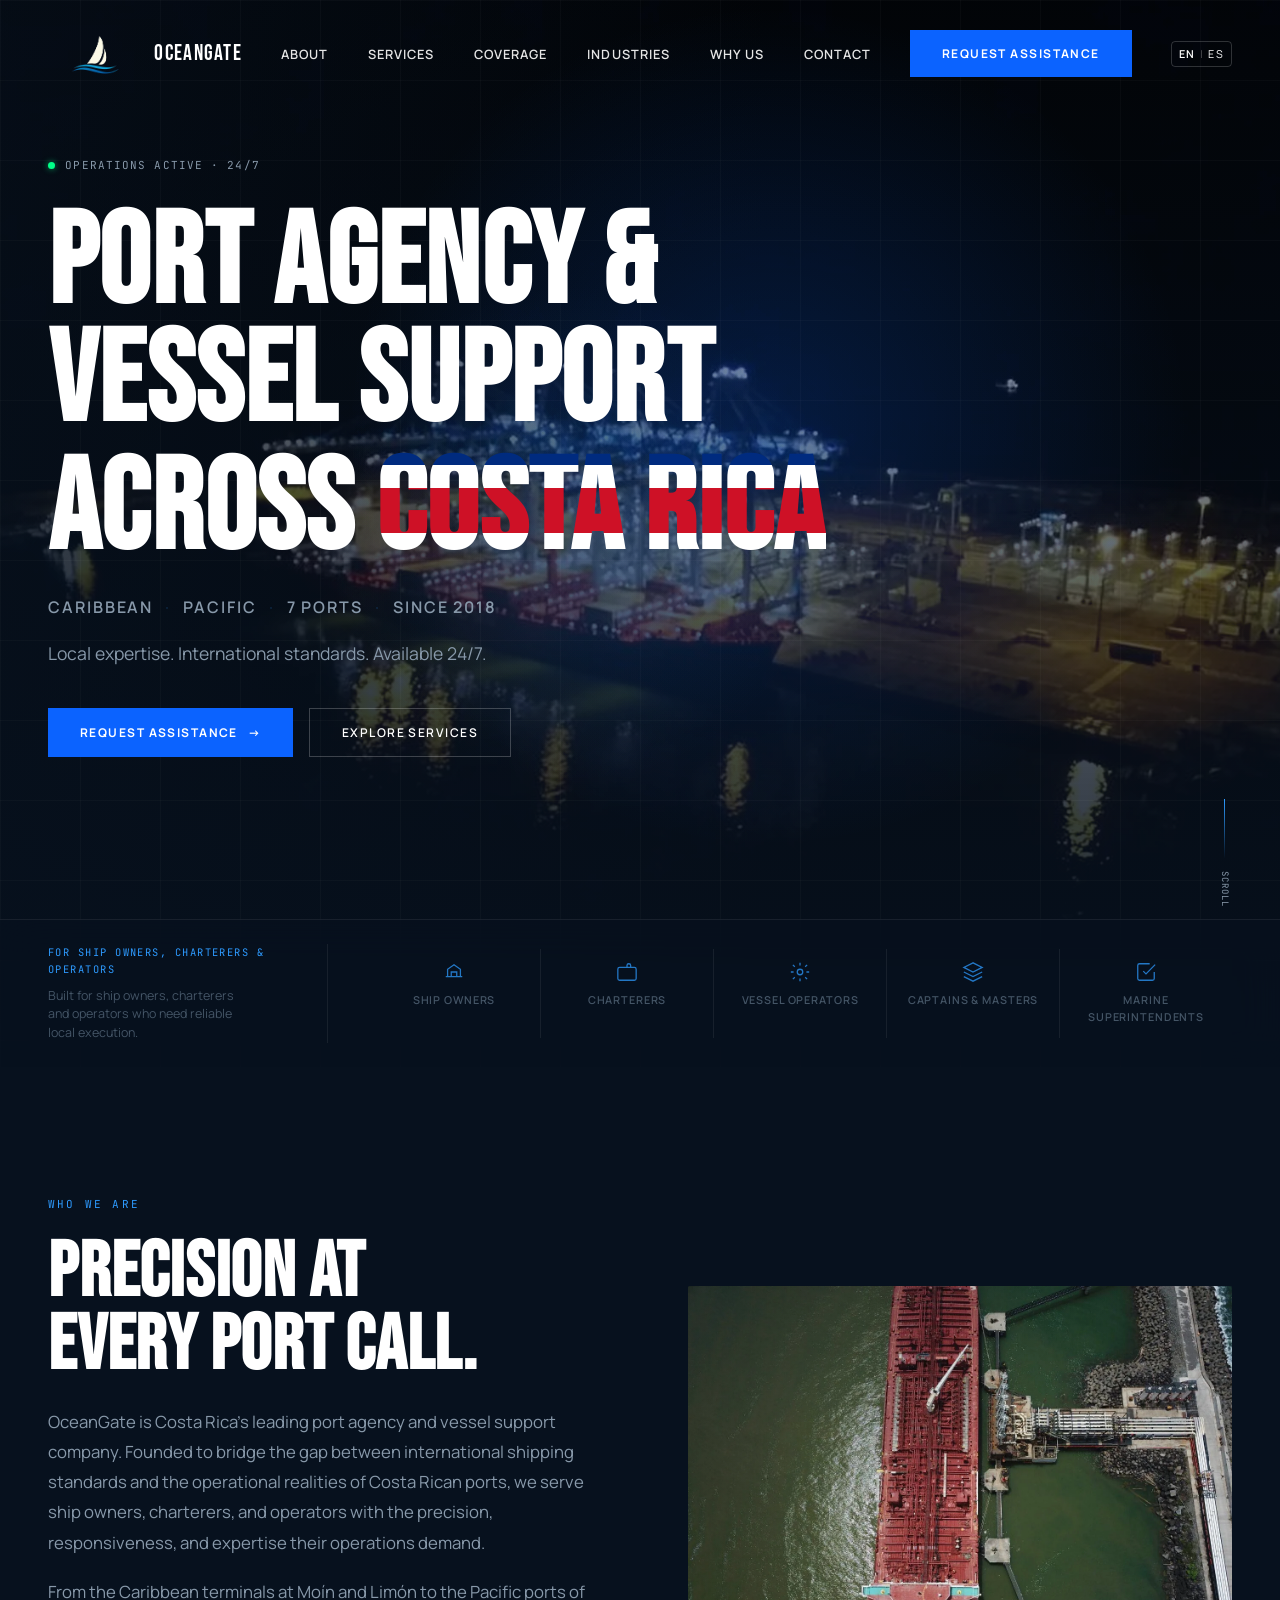
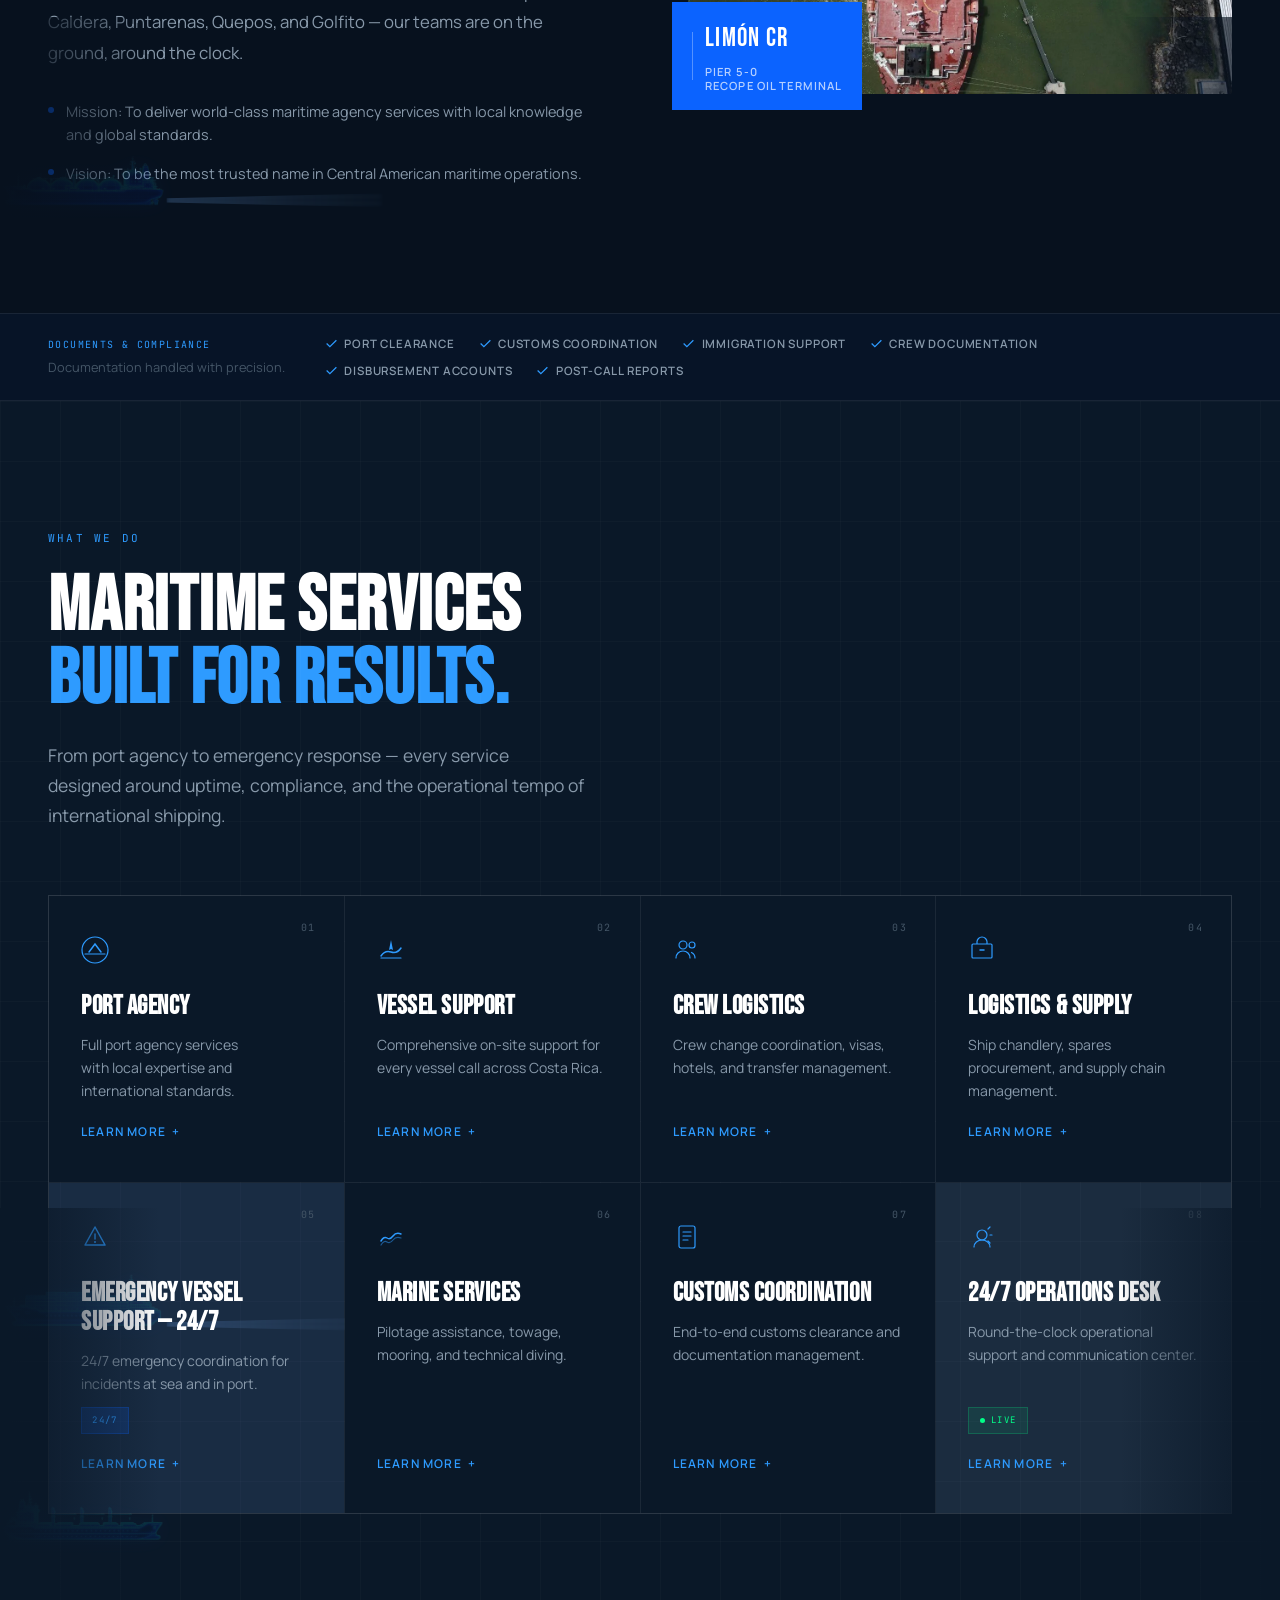
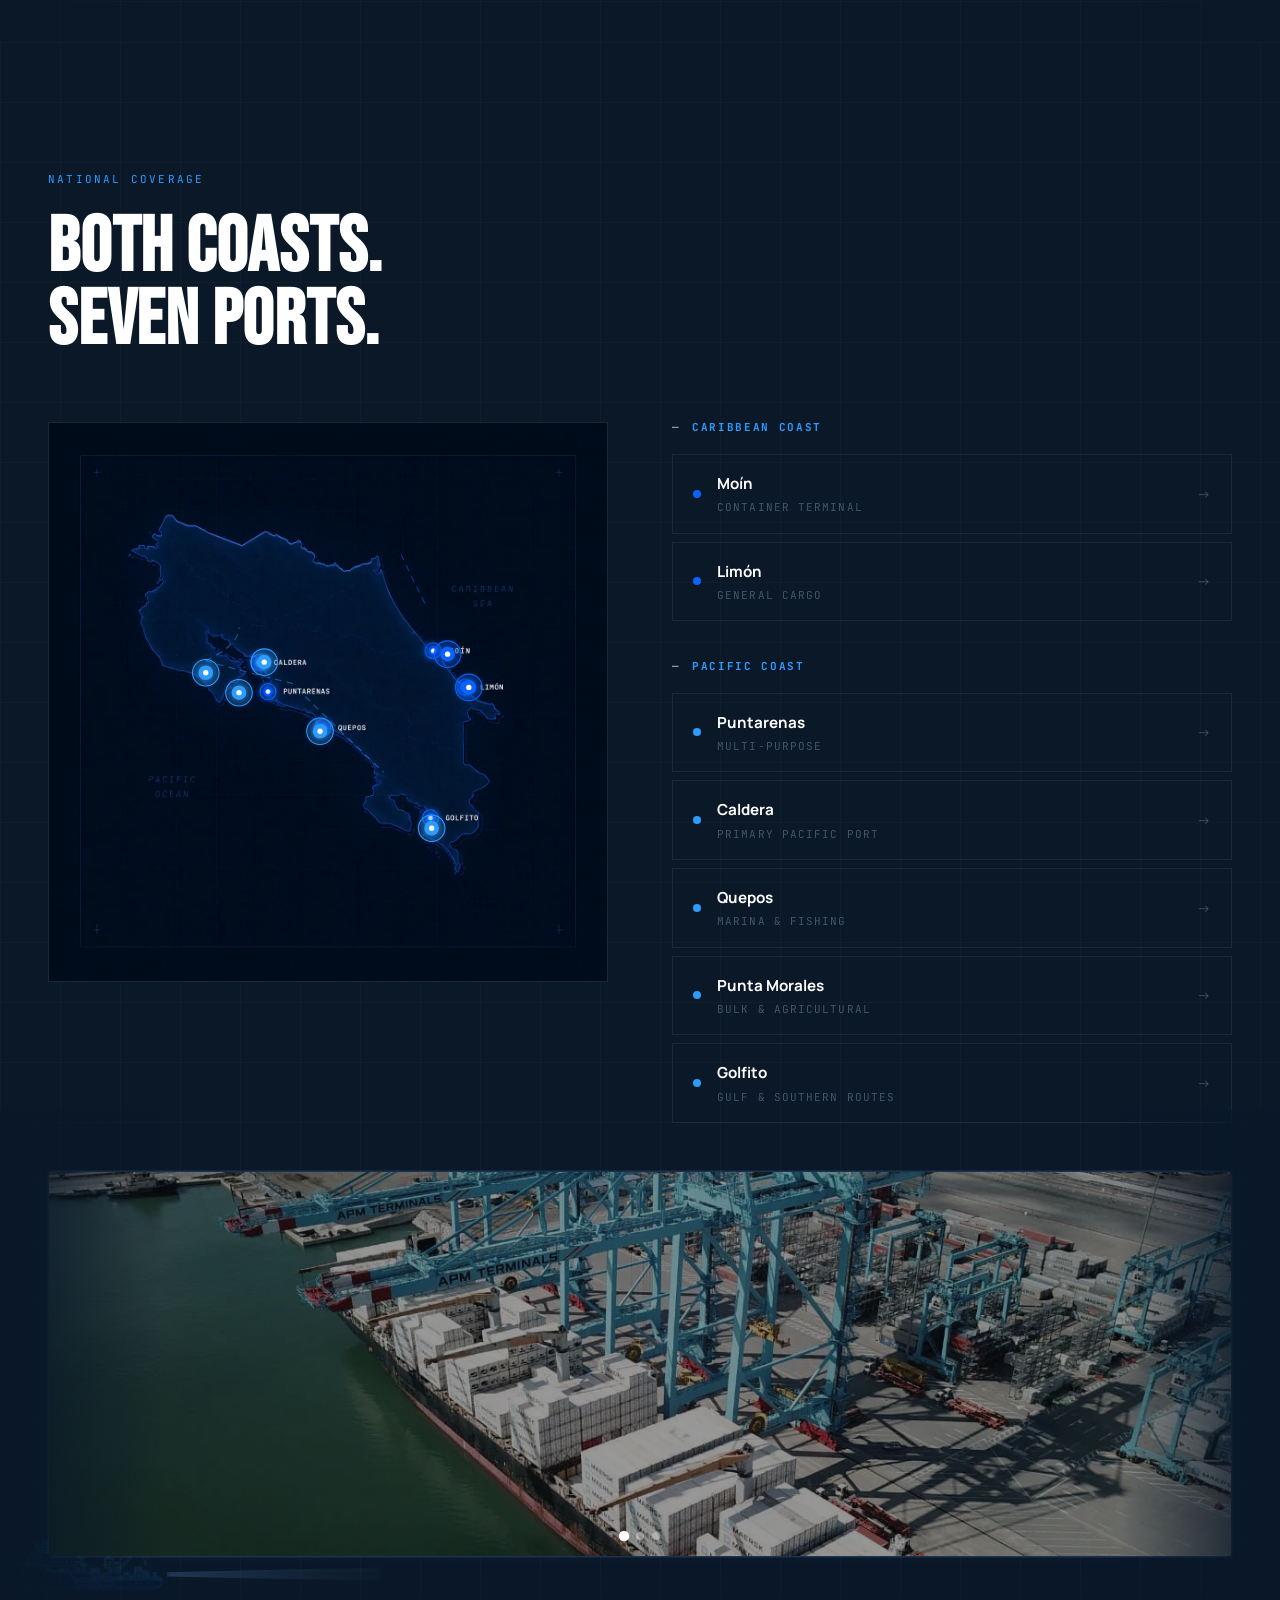
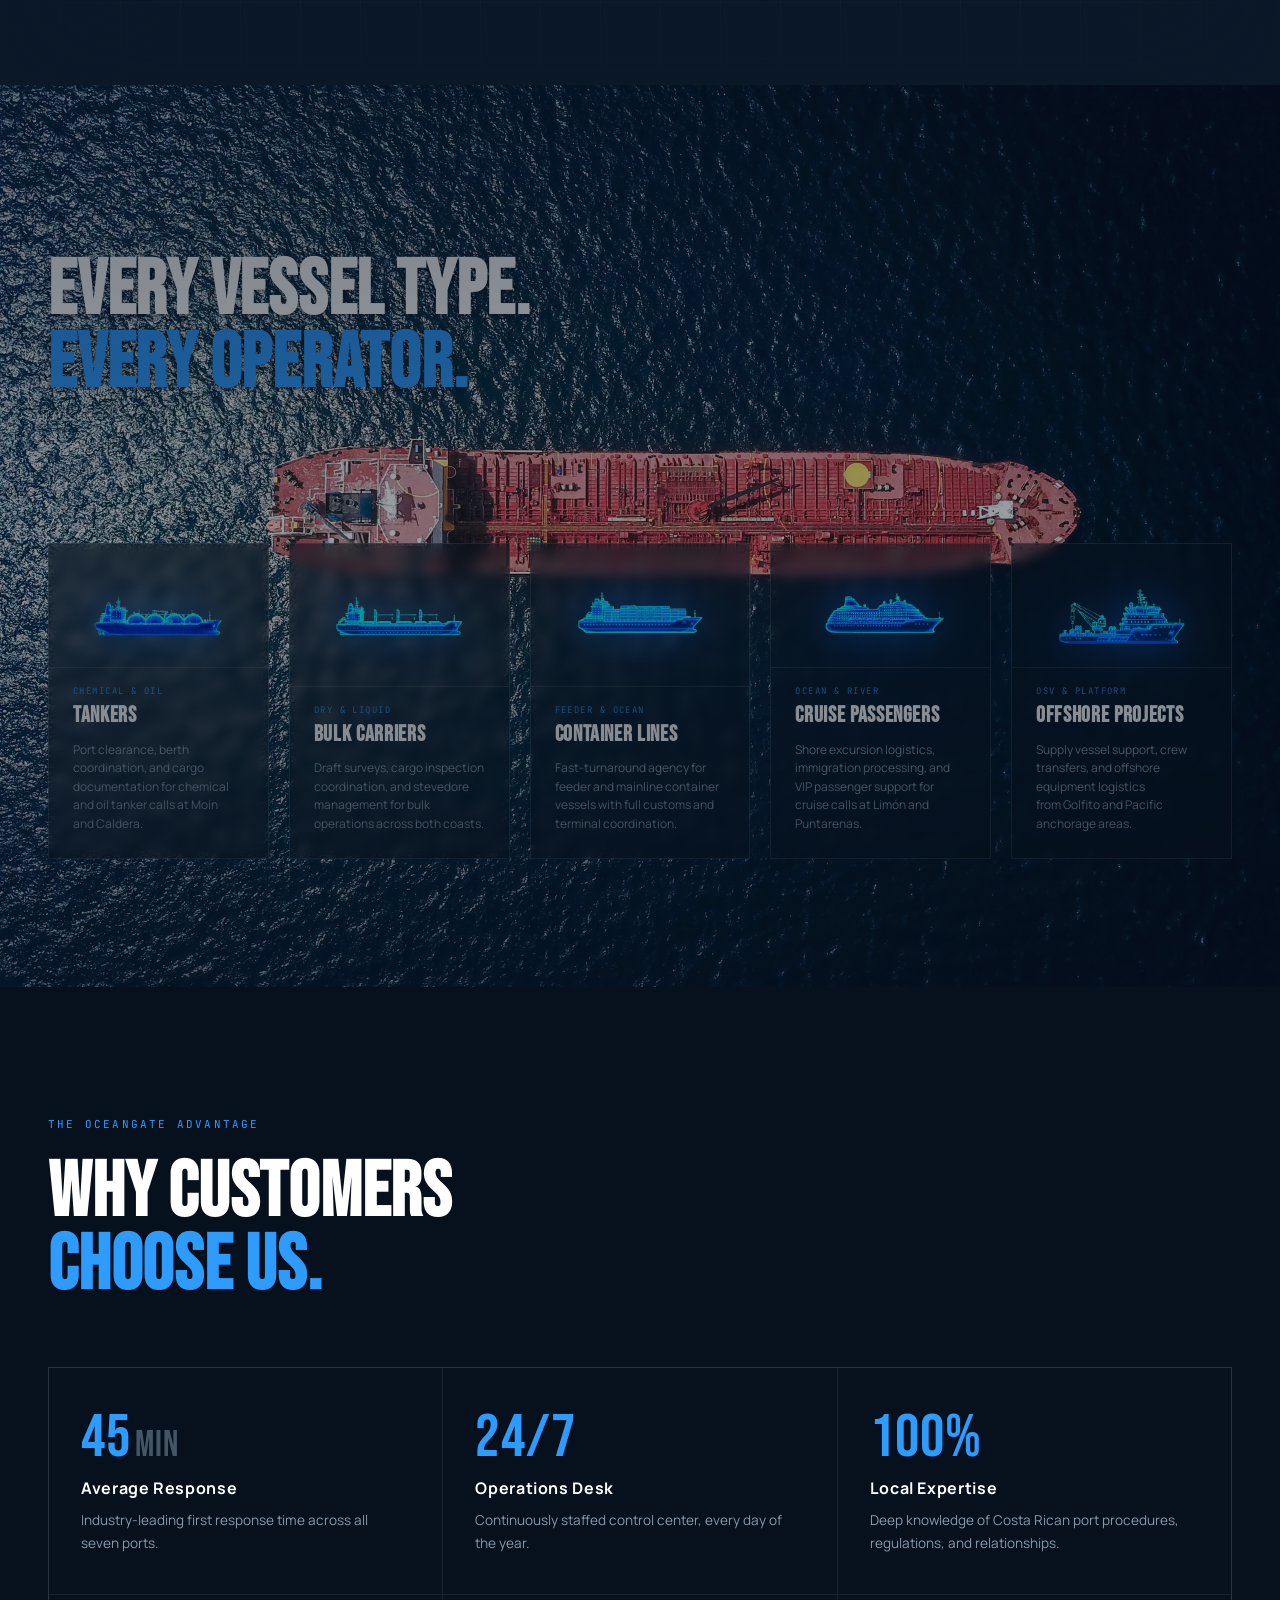
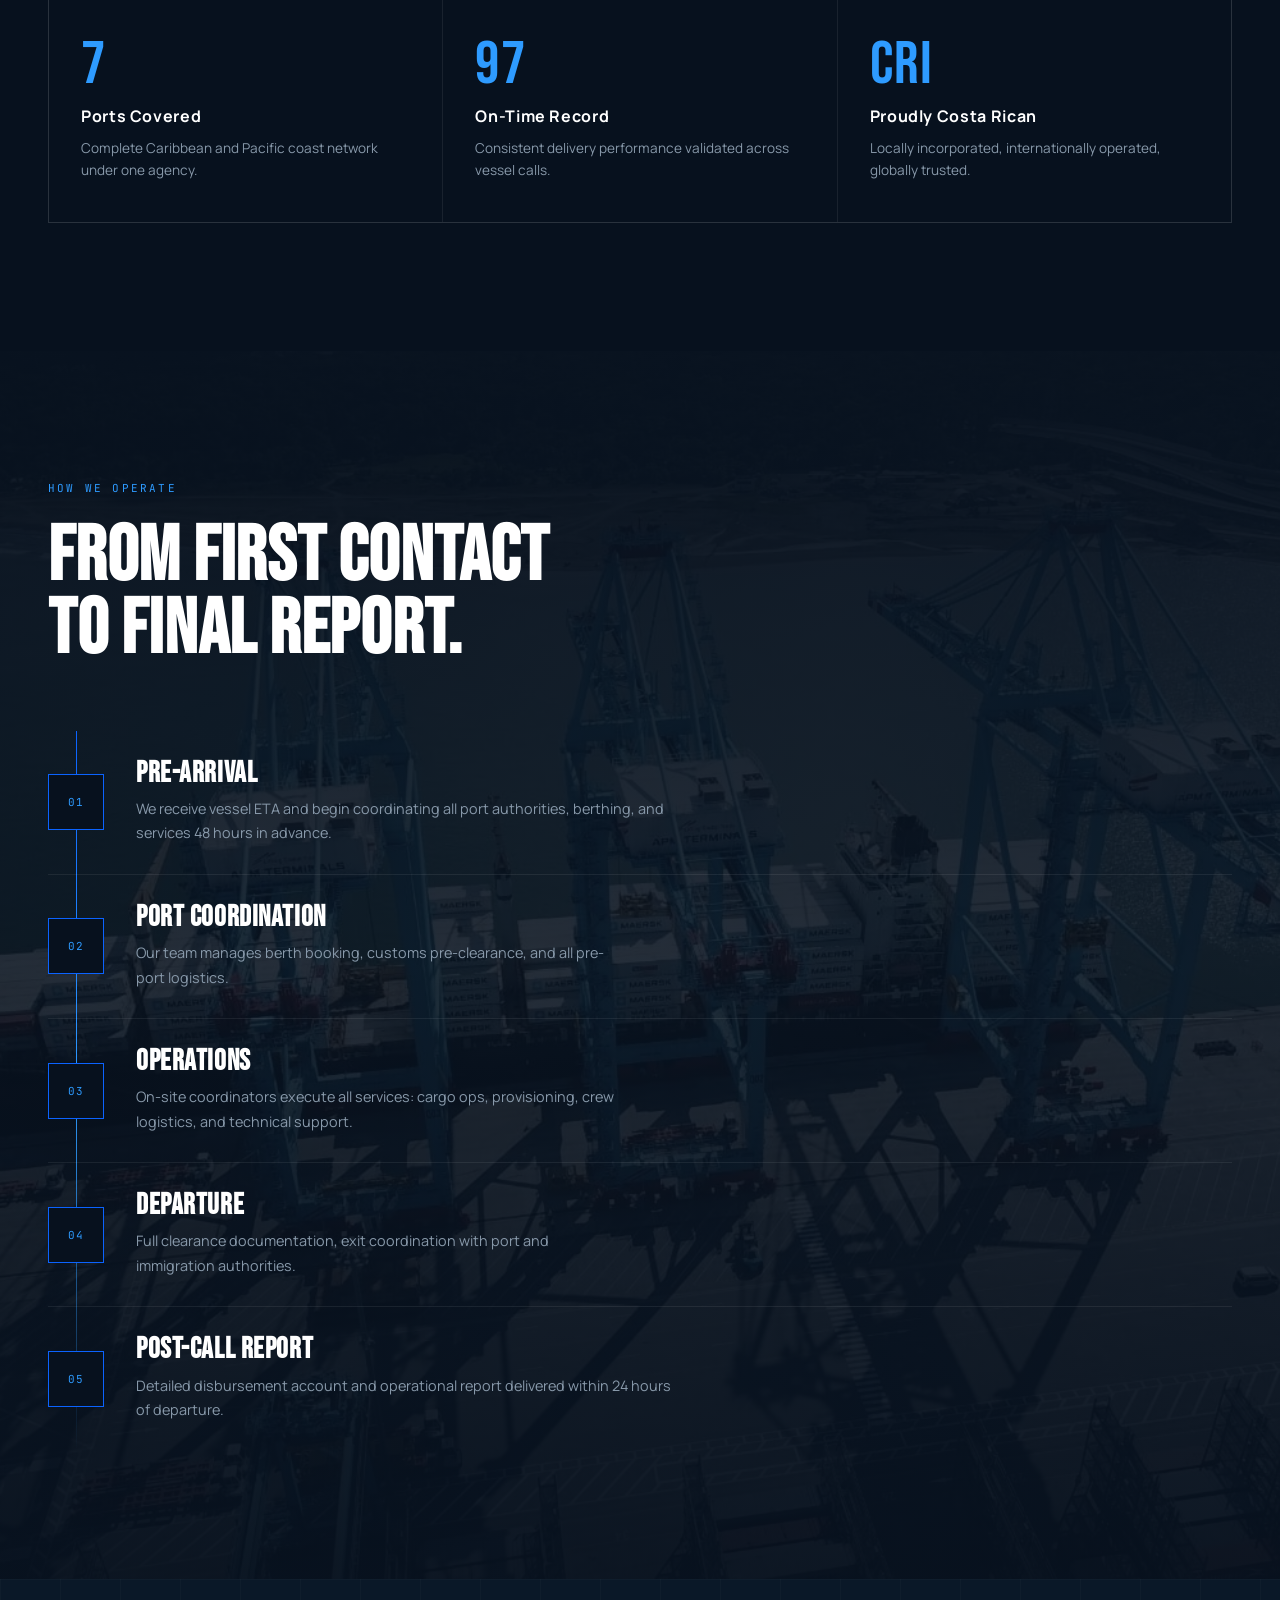
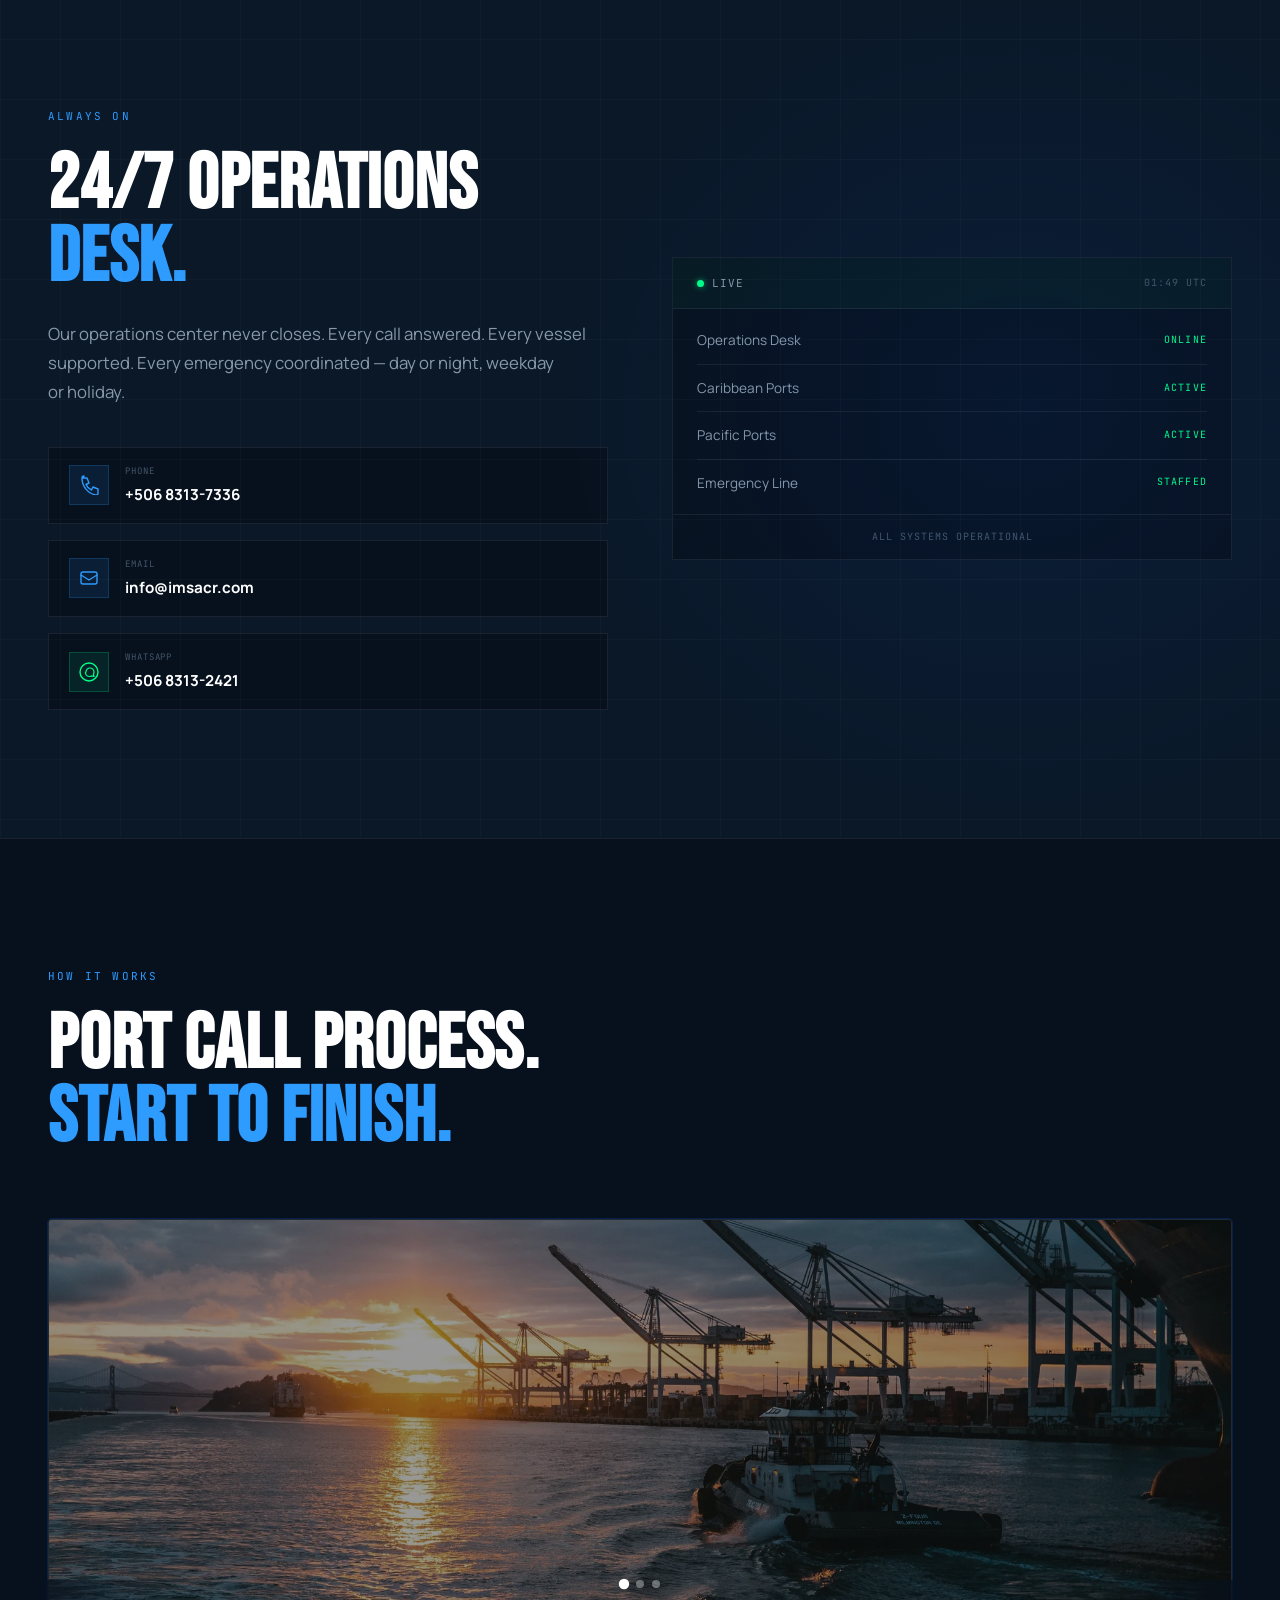
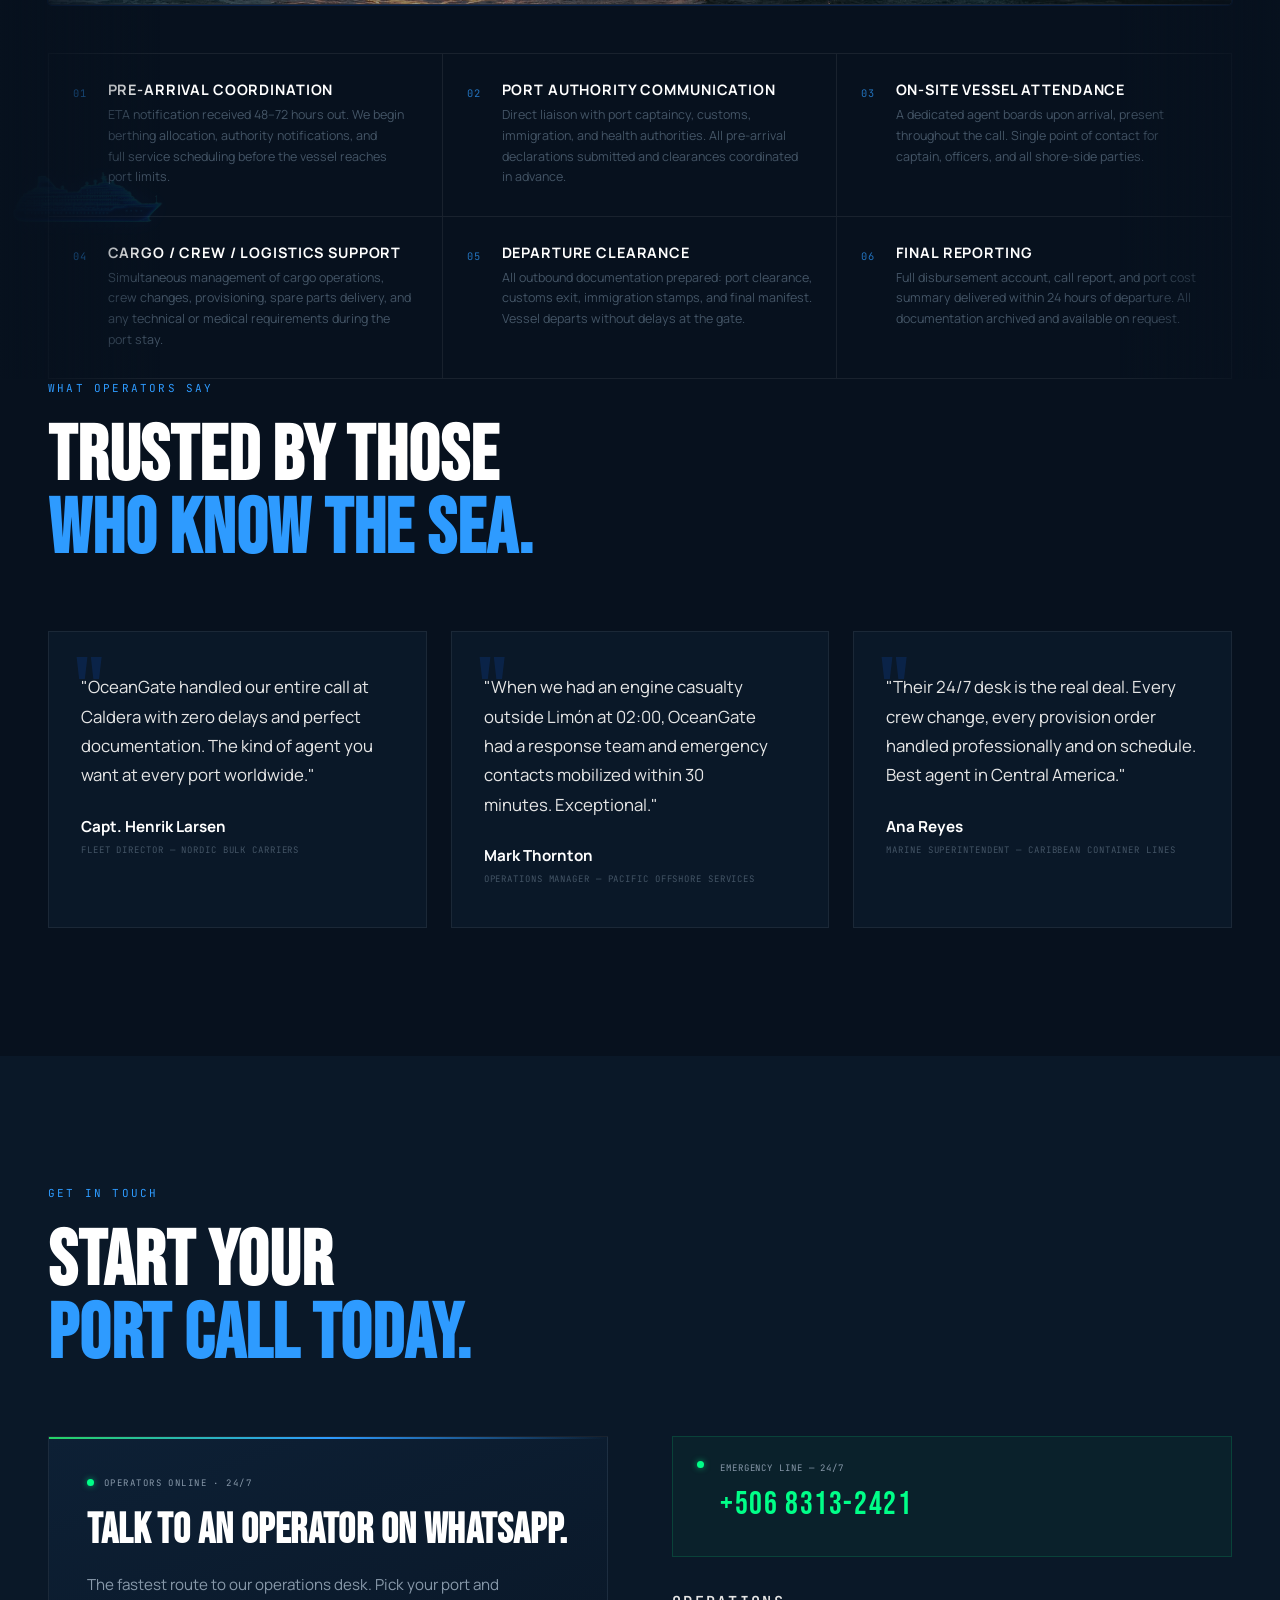
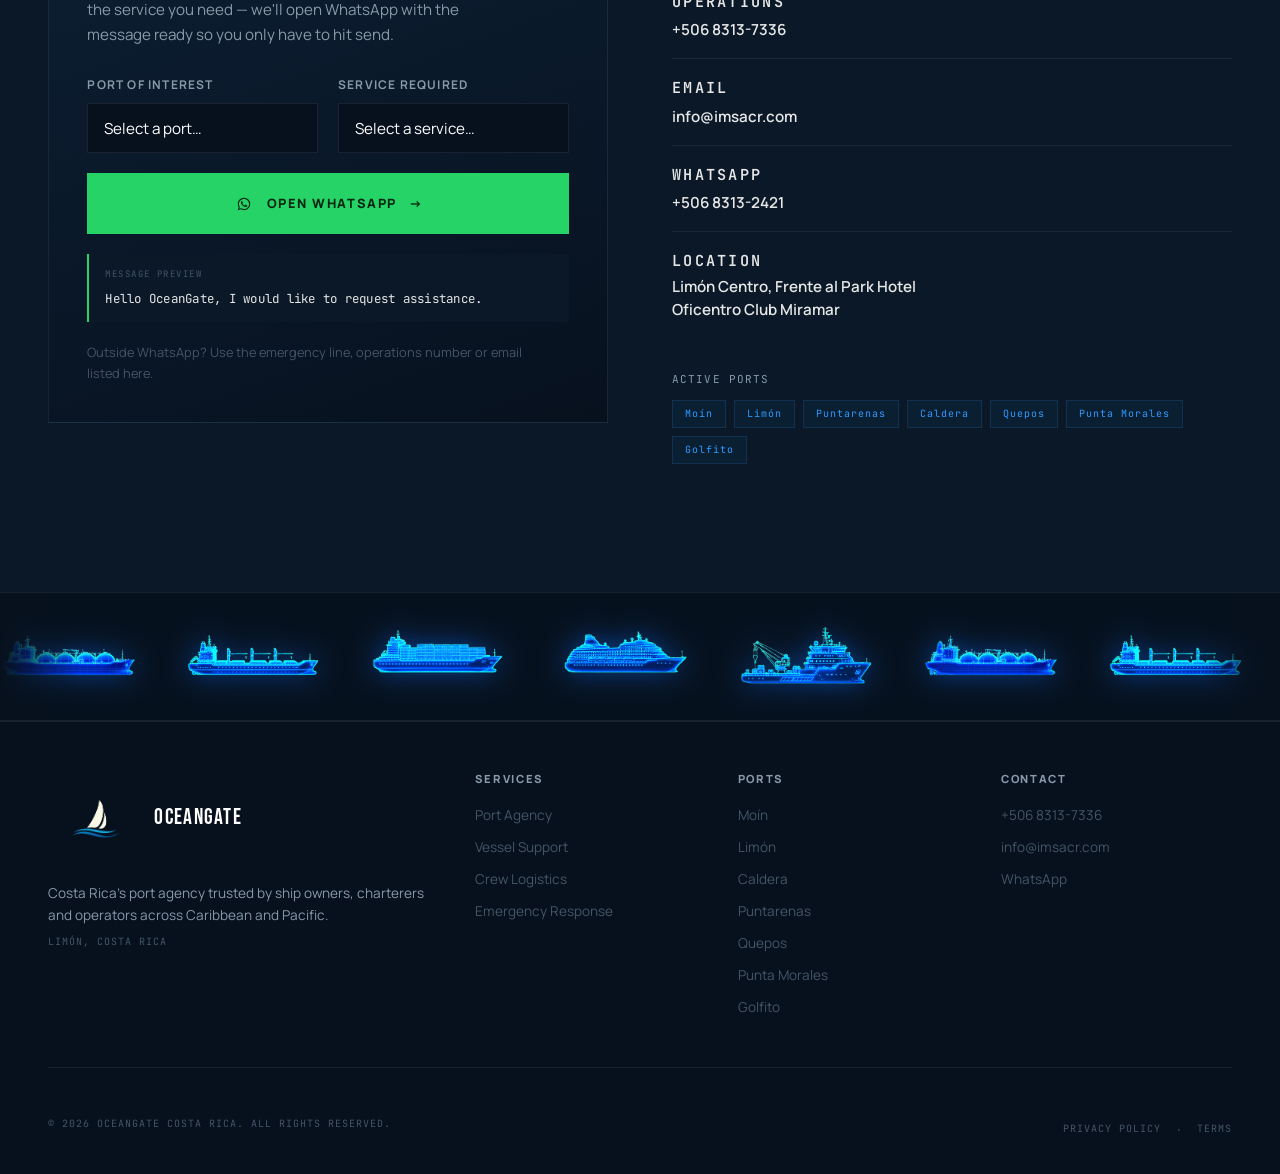
<file: index.html>
<!DOCTYPE html>
<html lang="en">
<head>
  <meta charset="UTF-8" />
  <meta name="viewport" content="width=device-width, initial-scale=1.0" />
  <title>OceanGate — Port Agency &amp; Vessel Support · Costa Rica</title>
  <meta name="description" content="Costa Rica's premier port agency and vessel support company. 24/7 operations across Caribbean and Pacific coasts. Moín, Limón, Caldera, Puntarenas, Quepos, Golfito." />
  <meta name="keywords" content="port agency costa rica, vessel support, ship agent, maritime services, moin, caldera, puntarenas, agencia portuaria" />
  <meta property="og:title" content="OceanGate — Port Agency &amp; Vessel Support" />
  <meta property="og:description" content="Trusted maritime agency across Costa Rica. 24/7 operations. International standards." />
  <meta property="og:type" content="website" />
  <meta property="og:url" content="https://oceangatecr.com/" />
  <!-- og:image y twitter:image deben ser URLs absolutas: los scrapers de
       redes sociales no resuelven rutas relativas. -->
  <meta property="og:image" content="https://oceangatecr.com/assets/img/hero.jpg" />
  <meta property="og:image:width" content="3840" />
  <meta property="og:image:height" content="2160" />
  <meta property="og:image:alt" content="Container port at night with cranes and vessels" />
  <meta property="og:site_name" content="OceanGate" />
  <meta property="og:locale" content="en_US" />
  <meta property="og:locale:alternate" content="es_CR" />
  <meta name="twitter:card" content="summary_large_image" />
  <meta name="twitter:title" content="OceanGate — Port Agency &amp; Vessel Support" />
  <meta name="twitter:description" content="Trusted maritime agency across Costa Rica. 24/7 operations. International standards." />
  <meta name="twitter:image" content="https://oceangatecr.com/assets/img/hero.jpg" />
  <meta name="theme-color" content="#07111E" />

  <!-- Canonical: sin www. El .htaccess redirige www -> raiz para que no
       queden dos URLs compitiendo por el mismo contenido. -->
  <link rel="canonical" href="https://oceangatecr.com/" />
  <link rel="apple-touch-icon" href="assets/img/oceangatelogo1.png" />

  <!-- Favicon -->
  <link rel="icon" type="image/svg+xml" href="assets/img/favicon.svg" />

  <!-- Preload hero -->
  <link rel="preload" as="image" href="assets/img/hero.webp" fetchpriority="high" />

  <!-- Google Fonts -->
  <link rel="preconnect" href="https://fonts.googleapis.com" />
  <link rel="preconnect" href="https://fonts.gstatic.com" crossorigin />
  <link rel="stylesheet" href="https://fonts.googleapis.com/css2?family=Bebas+Neue&family=Manrope:wght@300;400;500;600;700;800&family=JetBrains+Mono:wght@400;500&display=swap" />

  <!-- Styles -->
  <link rel="stylesheet" href="styles.css?v=20260625" />
</head>
<body>

  <!-- Skip link -->
  <a href="#main" class="skip-link">Skip to content</a>

  <!-- ═══════════════════════════════════════════
       NAV
  ══════════════════════════════════════════════ -->
  <nav class="nav" id="nav" role="navigation" aria-label="Main navigation">
    <a href="#hero" class="nav-logo" aria-label="OceanGate home">
      <img src="assets/img/oceangatelogo1.webp" alt="OceanGate" width="32" height="32" style="width:96px;height:96px;object-fit:contain;" />
      <span class="nav-logo-text">OceanGate</span>
    </a>
    <ul class="nav-links" role="list">
      <li><a href="#about" data-i18n="nav.about">About</a></li>
      <li><a href="#services" data-i18n="nav.services">Services</a></li>
      <li><a href="#coverage" data-i18n="nav.coverage">Coverage</a></li>
      <li><a href="#industries" data-i18n="nav.industries">Industries</a></li>
      <li><a href="#why" data-i18n="nav.why">Why Us</a></li>
      <li><a href="#contact" data-i18n="nav.contact">Contact</a></li>
    </ul>
    <a href="#contact" class="nav-cta btn-primary" data-i18n="nav.cta">Request Assistance</a>
    <button class="lang-toggle" id="lang-toggle" aria-label="Switch language">
      <span class="lang-toggle-current">EN</span>
      <span class="lang-toggle-sep" aria-hidden="true">|</span>
      <span class="lang-toggle-other">ES</span>
    </button>
    <button class="nav-hamburger" aria-label="Open menu" aria-expanded="false" aria-controls="mobile-menu">
      <span></span><span></span><span></span>
    </button>
  </nav>

  <!-- Mobile menu -->
  <div class="mobile-menu" id="mobile-menu" aria-hidden="true" role="dialog" aria-label="Mobile navigation">
    <ul role="list">
      <li><a href="#about" data-i18n="nav.about">About</a></li>
      <li><a href="#services" data-i18n="nav.services">Services</a></li>
      <li><a href="#coverage" data-i18n="nav.coverage">Coverage</a></li>
      <li><a href="#industries" data-i18n="nav.industries">Industries</a></li>
      <li><a href="#why" data-i18n="mob.why">Why OceanGate</a></li>
      <li><a href="#contact" data-i18n="nav.contact">Contact</a></li>
    </ul>
    <a href="#contact" class="btn-primary" data-i18n="mob.cta">Request Assistance →</a>
    <div class="mobile-menu-contact">
      <span data-i18n="mob.emergency">Emergency Line</span>
      <a href="tel:+50683132421">+506 8313-2421</a>
    </div>
  </div>

  <!-- ═══════════════════════════════════════════
       MAIN
  ══════════════════════════════════════════════ -->
  <main id="main">

    <!-- HERO -->
    <section class="hero" id="hero" aria-label="Hero">
      <div class="hero-bg">
        <img src="assets/img/hero.webp" alt="Container port at night with cranes and vessels" fetchpriority="high" loading="eager" />
        <div class="hero-bg-tint"></div>
      </div>
      <div class="hero-gradient" data-mouse-gradient aria-hidden="true"></div>
      <div class="hero-grid" aria-hidden="true"></div>
      <div class="hero-scan" aria-hidden="true"></div>

      <div class="hero-inner container">
        <div class="hero-meta">
          <span class="live-dot" aria-hidden="true"></span>
          <span class="mono" data-i18n="hero.live">Operations Active · 24/7</span>
        </div>

        <h1 class="hero-title">
          <span class="hero-line" data-reveal="line" data-i18n="hero.line1">Port Agency &amp; Vessel Support</span>
          <span class="hero-line" data-reveal="line" data-i18n-html="hero.line2">Across <span class="cr-flag-text">Costa Rica</span></span>
        </h1>

        <p class="hero-sub" data-reveal="fade">
          <span data-i18n="hero.sub.carib">Caribbean</span>
          <span class="hero-sub-sep" aria-hidden="true">·</span>
          <span data-i18n="hero.sub.pac">Pacific</span>
          <span class="hero-sub-sep" aria-hidden="true">·</span>
          <span data-i18n="hero.sub.ports">7 Ports</span>
          <span class="hero-sub-sep" aria-hidden="true">·</span>
          <span data-i18n="hero.sub.since">Since 2018</span>
        </p>

        <p class="hero-desc" data-reveal="fade" data-i18n="hero.desc">
          Local expertise. International standards. Available 24/7.
        </p>

        <div class="hero-actions" data-reveal="fade">
          <a href="#contact" class="btn-primary" data-i18n="hero.cta1">Request Assistance <span aria-hidden="true">→</span></a>
          <a href="#services" class="btn-ghost" data-i18n="hero.cta2">Explore Services</a>
        </div>
      </div>

      <div class="hero-scroll-indicator" aria-hidden="true">
        <div class="hero-scroll-line"></div>
        <span class="mono" data-i18n="hero.scroll">Scroll</span>
      </div>

      <!-- Stats bar -->
      <div class="hero-audience" aria-label="Who we serve">
        <div class="hero-audience-header">
          <span class="hero-audience-eyebrow mono" data-i18n="hero.aud.eyebrow">For Ship Owners, Charterers &amp; Operators</span>
          <p class="hero-audience-sub" data-i18n="hero.aud.sub">Built for ship owners, charterers and operators who need reliable local execution.</p>
        </div>
        <div class="hero-audience-cards">
          <div class="hero-audience-card" data-reveal="fade">
            <svg viewBox="0 0 24 24" fill="none" stroke="currentColor" stroke-width="1.4" aria-hidden="true"><path d="M3 17h18M5 17V9l7-5 7 5v8"/><path d="M9 17v-5h6v5"/></svg>
            <span data-i18n="hero.aud.owners">Ship Owners</span>
          </div>
          <div class="hero-audience-card" data-reveal="fade">
            <svg viewBox="0 0 24 24" fill="none" stroke="currentColor" stroke-width="1.4" aria-hidden="true"><rect x="2" y="7" width="20" height="14" rx="2"/><path d="M16 7V5a2 2 0 0 0-4 0v2M8 11h.01M12 11h.01M16 11h.01"/></svg>
            <span data-i18n="hero.aud.charterers">Charterers</span>
          </div>
          <div class="hero-audience-card" data-reveal="fade">
            <svg viewBox="0 0 24 24" fill="none" stroke="currentColor" stroke-width="1.4" aria-hidden="true"><circle cx="12" cy="12" r="3"/><path d="M12 2v3M12 19v3M4.22 4.22l2.12 2.12M17.66 17.66l2.12 2.12M2 12h3M19 12h3M4.22 19.78l2.12-2.12M17.66 6.34l2.12-2.12"/></svg>
            <span data-i18n="hero.aud.operators">Vessel Operators</span>
          </div>
          <div class="hero-audience-card" data-reveal="fade">
            <svg viewBox="0 0 24 24" fill="none" stroke="currentColor" stroke-width="1.4" aria-hidden="true"><path d="M12 2L2 7l10 5 10-5-10-5z"/><path d="M2 17l10 5 10-5"/><path d="M2 12l10 5 10-5"/></svg>
            <span data-i18n="hero.aud.captains">Captains &amp; Masters</span>
          </div>
          <div class="hero-audience-card" data-reveal="fade">
            <svg viewBox="0 0 24 24" fill="none" stroke="currentColor" stroke-width="1.4" aria-hidden="true"><path d="M9 11l3 3L22 4"/><path d="M21 12v7a2 2 0 0 1-2 2H5a2 2 0 0 1-2-2V5a2 2 0 0 1 2-2h11"/></svg>
            <span data-i18n="hero.aud.supers">Marine Superintendents</span>
          </div>
        </div>
      </div>
    </section>

    <!-- ABOUT -->
    <section class="about section-padding" id="about" aria-label="About OceanGate">
      <span class="ship-wrap ship-wrap--rtl" aria-hidden="true" style="bottom:8%">
        <img src="assets/img/tanker1.webp" class="sailing-ship-img" alt="" />
        <span class="ship-wake ship-wake--rtl"></span>
      </span>
      <div class="container">
        <div class="about-grid">
          <div class="about-text">
            <p class="section-label" data-reveal="fade" data-i18n="about.label">Who We Are</p>
            <h2 class="section-title" data-reveal="fade" data-i18n="about.title">
              Precision at every port call.
            </h2>
            <p class="about-body" data-reveal="fade" data-i18n="about.body1">
              OceanGate is Costa Rica's leading port agency and vessel support company. Founded to bridge the gap between international shipping standards and the operational realities of Costa Rican ports, we serve ship owners, charterers, and operators with the precision, responsiveness, and expertise their operations demand.
            </p>
            <p class="about-body" data-reveal="fade" data-i18n="about.body2">
              From the Caribbean terminals at Moín and Limón to the Pacific ports of Caldera, Puntarenas, Quepos, and Golfito — our teams are on the ground, around the clock.
            </p>
            <div class="about-values" data-reveal="fade">
              <div class="about-value">
                <span class="about-value-dot" aria-hidden="true"></span>
                <span data-i18n="about.mission">Mission: To deliver world-class maritime agency services with local knowledge and global standards.</span>
              </div>
              <div class="about-value">
                <span class="about-value-dot" aria-hidden="true"></span>
                <span data-i18n="about.vision">Vision: To be the most trusted name in Central American maritime operations.</span>
              </div>
            </div>
          </div>
          <div class="about-visual" data-reveal="image">
            <div class="about-img-wrap">
              <img src="assets/img/vessel-demo.webp" alt="Cargo ship at sea with ocean horizon" loading="lazy" decoding="async" />
              <div class="about-img-overlay" aria-hidden="true"></div>
            </div>
            <div class="about-badge" aria-hidden="true">
              <span class="about-badge-line" aria-hidden="true"></span>
              <div class="about-badge-inner">
                <span class="mono about-badge-num">Limón CR</span>
                <span data-i18n-html="about.badge">Pier 5-0<br />Recope Oil Terminal</span>
              </div>
            </div>
          </div>
        </div>
      </div>
    </section>

    <!-- DOCS & COMPLIANCE BAND -->
    <div class="docs-band" aria-label="Documents and Compliance">
      <div class="container docs-band-inner">
        <div class="docs-band-header">
          <span class="mono docs-band-eyebrow" data-i18n="docs.eyebrow">Documents &amp; Compliance</span>
          <p class="docs-band-tagline" data-i18n="docs.tagline">Documentation handled with precision.</p>
        </div>
        <ul class="docs-band-list" aria-label="Compliance services">
          <li><svg viewBox="0 0 16 16" fill="none" stroke="currentColor" stroke-width="1.5" aria-hidden="true"><polyline points="2,8 6,12 14,4"/></svg><span data-i18n="docs.1">Port clearance</span></li>
          <li><svg viewBox="0 0 16 16" fill="none" stroke="currentColor" stroke-width="1.5" aria-hidden="true"><polyline points="2,8 6,12 14,4"/></svg><span data-i18n="docs.2">Customs coordination</span></li>
          <li><svg viewBox="0 0 16 16" fill="none" stroke="currentColor" stroke-width="1.5" aria-hidden="true"><polyline points="2,8 6,12 14,4"/></svg><span data-i18n="docs.3">Immigration support</span></li>
          <li><svg viewBox="0 0 16 16" fill="none" stroke="currentColor" stroke-width="1.5" aria-hidden="true"><polyline points="2,8 6,12 14,4"/></svg><span data-i18n="docs.4">Crew documentation</span></li>
          <li><svg viewBox="0 0 16 16" fill="none" stroke="currentColor" stroke-width="1.5" aria-hidden="true"><polyline points="2,8 6,12 14,4"/></svg><span data-i18n="docs.5">Disbursement accounts</span></li>
          <li><svg viewBox="0 0 16 16" fill="none" stroke="currentColor" stroke-width="1.5" aria-hidden="true"><polyline points="2,8 6,12 14,4"/></svg><span data-i18n="docs.6">Post-call reports</span></li>
        </ul>
      </div>
    </div>

    <!-- SERVICES -->
    <section class="services section-padding" id="services" aria-label="Services">
      <span class="ship-wrap ship-wrap--ltr" aria-hidden="true" style="bottom:5%">
        <img src="assets/img/bulk1.webp" class="sailing-ship-img" alt="" />
        <span class="ship-wake ship-wake--ltr"></span>
      </span>
      <span class="ship-wrap ship-wrap--rtl" aria-hidden="true" style="bottom:22%; animation-delay:-14s">
        <img src="assets/img/container1.webp" class="sailing-ship-img" alt="" />
        <span class="ship-wake ship-wake--rtl"></span>
      </span>
      <div class="services-bg" aria-hidden="true"></div>
      <div class="container">
        <div class="section-header" data-reveal="fade">
          <p class="section-label" data-i18n="svc.label">What We Do</p>
          <h2 class="section-title" data-i18n-html="svc.title">Maritime services<br /><em>built for results.</em></h2>
          <p class="section-desc" data-i18n="svc.desc">From port agency to emergency response — every service designed around uptime, compliance, and the operational tempo of international shipping.</p>
        </div>
        <div class="services-grid" data-services aria-label="Service list">
          <!-- JS will enhance, but HTML hardcodes content -->
          <article class="service-card" data-service-id="port-agency">
            <div class="service-icon" aria-hidden="true">
              <svg width="28" height="28" viewBox="0 0 28 28" fill="none"><circle cx="14" cy="14" r="13" stroke="currentColor" stroke-width="1.2"/><path d="M8 16l6-8 6 8" stroke="currentColor" stroke-width="1.5" fill="none" stroke-linecap="round"/><path d="M4 18h20" stroke="currentColor" stroke-width="1.2" stroke-linecap="round"/></svg>
            </div>
            <span class="service-num mono" aria-hidden="true">01</span>
            <h3 data-i18n="svc.1.title">Port Agency</h3>
            <p data-i18n="svc.1.desc">Full port agency services with local expertise and international standards.</p>
            <button class="service-expand" aria-label="Expand Port Agency details" data-expand="port-agency"><span data-i18n="svc.1.cta">Learn more</span> <span aria-hidden="true">+</span></button>
          </article>

          <article class="service-card" data-service-id="vessel-support">
            <div class="service-icon" aria-hidden="true">
              <svg width="28" height="28" viewBox="0 0 28 28" fill="none"><path d="M4 20 Q8 14 14 16 Q20 18 24 12" stroke="currentColor" stroke-width="1.5" fill="none" stroke-linecap="round"/><path d="M14 4 L12 14 L14 13 L16 14 Z" fill="currentColor"/><path d="M4 22h20" stroke="currentColor" stroke-width="1.2" stroke-linecap="round"/></svg>
            </div>
            <span class="service-num mono" aria-hidden="true">02</span>
            <h3 data-i18n="svc.2.title">Vessel Support</h3>
            <p data-i18n="svc.2.desc">Comprehensive on-site support for every vessel call across Costa Rica.</p>
            <button class="service-expand" aria-label="Expand Vessel Support details" data-expand="vessel-support"><span data-i18n="svc.2.cta">Learn more</span> <span aria-hidden="true">+</span></button>
          </article>

          <article class="service-card" data-service-id="crew-logistics">
            <div class="service-icon" aria-hidden="true">
              <svg width="28" height="28" viewBox="0 0 28 28" fill="none"><circle cx="10" cy="9" r="4" stroke="currentColor" stroke-width="1.2"/><circle cx="19" cy="9" r="3" stroke="currentColor" stroke-width="1.2"/><path d="M3 22c0-4 3-7 7-7s7 3 7 7" stroke="currentColor" stroke-width="1.2" fill="none" stroke-linecap="round"/><path d="M22 22c0-2.5-1.5-4.5-3.5-5.5" stroke="currentColor" stroke-width="1.2" fill="none" stroke-linecap="round"/></svg>
            </div>
            <span class="service-num mono" aria-hidden="true">03</span>
            <h3 data-i18n="svc.3.title">Crew Logistics</h3>
            <p data-i18n="svc.3.desc">Crew change coordination, visas, hotels, and transfer management.</p>
            <button class="service-expand" aria-label="Expand Crew Logistics details" data-expand="crew-logistics"><span data-i18n="svc.3.cta">Learn more</span> <span aria-hidden="true">+</span></button>
          </article>

          <article class="service-card" data-service-id="logistics-supply">
            <div class="service-icon" aria-hidden="true">
              <svg width="28" height="28" viewBox="0 0 28 28" fill="none"><rect x="4" y="8" width="20" height="14" rx="1" stroke="currentColor" stroke-width="1.2"/><path d="M9 8V6a5 5 0 0110 0v2" stroke="currentColor" stroke-width="1.2" fill="none"/><path d="M12 14h4" stroke="currentColor" stroke-width="1.5" stroke-linecap="round"/></svg>
            </div>
            <span class="service-num mono" aria-hidden="true">04</span>
            <h3 data-i18n="svc.4.title">Logistics &amp; Supply</h3>
            <p data-i18n="svc.4.desc">Ship chandlery, spares procurement, and supply chain management.</p>
            <button class="service-expand" aria-label="Expand Logistics details" data-expand="logistics-supply"><span data-i18n="svc.4.cta">Learn more</span> <span aria-hidden="true">+</span></button>
          </article>

          <article class="service-card service-card--accent" data-service-id="emergency-response">
            <div class="service-icon" aria-hidden="true">
              <svg width="28" height="28" viewBox="0 0 28 28" fill="none"><path d="M14 4l10 18H4L14 4z" stroke="currentColor" stroke-width="1.5" fill="none" stroke-linejoin="round"/><path d="M14 11v5" stroke="currentColor" stroke-width="1.5" stroke-linecap="round"/><circle cx="14" cy="19" r="1" fill="currentColor"/></svg>
            </div>
            <span class="service-num mono" aria-hidden="true">05</span>
            <h3 data-i18n="svc.5.title">Emergency Vessel Support — 24/7</h3>
            <p data-i18n="svc.5.desc">24/7 emergency coordination for incidents at sea and in port.</p>
            <span class="service-badge mono">24/7</span>
            <button class="service-expand" aria-label="Expand Emergency Vessel Support details" data-expand="emergency-response"><span data-i18n="svc.5.cta">Learn more</span> <span aria-hidden="true">+</span></button>
          </article>

          <article class="service-card" data-service-id="marine-services">
            <div class="service-icon" aria-hidden="true">
              <svg width="28" height="28" viewBox="0 0 28 28" fill="none"><path d="M4 18 Q7 13 10 15 Q13 17 16 13 Q19 9 24 11" stroke="currentColor" stroke-width="1.5" fill="none" stroke-linecap="round"/><path d="M4 22 Q7 17 10 19 Q13 21 16 17 Q19 13 24 15" stroke="currentColor" stroke-width="1.2" fill="none" stroke-linecap="round" opacity="0.5"/></svg>
            </div>
            <span class="service-num mono" aria-hidden="true">06</span>
            <h3 data-i18n="svc.6.title">Marine Services</h3>
            <p data-i18n="svc.6.desc">Pilotage assistance, towage, mooring, and technical diving.</p>
            <button class="service-expand" aria-label="Expand Marine Services details" data-expand="marine-services"><span data-i18n="svc.6.cta">Learn more</span> <span aria-hidden="true">+</span></button>
          </article>

          <article class="service-card" data-service-id="customs">
            <div class="service-icon" aria-hidden="true">
              <svg width="28" height="28" viewBox="0 0 28 28" fill="none"><rect x="6" y="3" width="16" height="22" rx="2" stroke="currentColor" stroke-width="1.2"/><path d="M10 9h8M10 13h8M10 17h5" stroke="currentColor" stroke-width="1.2" stroke-linecap="round"/></svg>
            </div>
            <span class="service-num mono" aria-hidden="true">07</span>
            <h3 data-i18n="svc.7.title">Customs Coordination</h3>
            <p data-i18n="svc.7.desc">End-to-end customs clearance and documentation management.</p>
            <button class="service-expand" aria-label="Expand Customs details" data-expand="customs"><span data-i18n="svc.7.cta">Learn more</span> <span aria-hidden="true">+</span></button>
          </article>

          <article class="service-card service-card--glow" data-service-id="operations-desk">
            <div class="service-icon" aria-hidden="true">
              <svg width="28" height="28" viewBox="0 0 28 28" fill="none"><circle cx="14" cy="12" r="5" stroke="currentColor" stroke-width="1.2"/><path d="M6 24c0-4 3.6-7 8-7s8 3 8 7" stroke="currentColor" stroke-width="1.2" fill="none" stroke-linecap="round"/><path d="M20 6l2-2M22 12h2M20 18l2 2" stroke="currentColor" stroke-width="1.2" stroke-linecap="round"/></svg>
            </div>
            <span class="service-num mono" aria-hidden="true">08</span>
            <h3 data-i18n="svc.8.title">24/7 Operations Desk</h3>
            <p data-i18n="svc.8.desc">Round-the-clock operational support and communication center.</p>
            <span class="service-badge mono live-badge">
              <span class="live-dot-small" aria-hidden="true"></span>LIVE
            </span>
            <button class="service-expand" aria-label="Expand Operations Desk details" data-expand="operations-desk"><span data-i18n="svc.8.cta">Learn more</span> <span aria-hidden="true">+</span></button>
          </article>
        </div>
      </div>

      <!-- Service modal -->
      <div class="service-modal" id="service-modal" role="dialog" aria-modal="true" aria-labelledby="modal-title" aria-hidden="true">
        <div class="service-modal-backdrop"></div>
        <div class="service-modal-inner">
          <button class="service-modal-close" aria-label="Close service detail">✕</button>
          <span class="service-modal-num mono" id="modal-num"></span>
          <h3 id="modal-title"></h3>
          <p id="modal-desc"></p>
          <ul id="modal-details" class="modal-details-list"></ul>
          <a href="#contact" class="btn-primary" data-i18n="svc.modal.cta">Request This Service →</a>
        </div>
      </div>
    </section>

    <!-- COVERAGE -->
    <section class="coverage section-padding" id="coverage" aria-label="Port Coverage">
      <div class="coverage-bg" aria-hidden="true"></div>
      <span class="ship-wrap ship-wrap--rtl" aria-hidden="true" style="bottom:4%; animation-delay:-8s">
        <img src="assets/img/offshore1.webp" class="sailing-ship-img" alt="" />
        <span class="ship-wake ship-wake--rtl"></span>
      </span>
      <div class="container">
        <div class="section-header" data-reveal="fade">
          <p class="section-label" data-i18n="cov.label">National Coverage</p>
          <h2 class="section-title" data-i18n-html="cov.title">Both coasts.<br />Seven ports.</h2>
        </div>
        <div class="coverage-layout">
          <div class="coverage-map" aria-label="Map of Costa Rica showing covered ports">
            <div class="coverage-map-inner">

              <!-- Port hover tooltip -->
              <div class="port-tooltip" id="port-tooltip" aria-hidden="true">
                <img class="port-tooltip-img" id="tooltip-img" alt="" />
                <div class="port-tooltip-body">
                  <span class="port-tooltip-coast" id="tooltip-coast"></span>
                  <strong class="port-tooltip-name" id="tooltip-name"></strong>
                  <p class="port-tooltip-desc" id="tooltip-desc"></p>
                </div>
              </div>

              <!-- Map photo -->
              <img class="cr-map-img" src="assets/img/services-map.webp" alt="Costa Rica port coverage map" loading="lazy" />

              <!-- Interactive port overlay (transparent SVG on top of image) -->
              <svg class="cr-map cr-map-overlay" viewBox="0 0 420 420" fill="none" xmlns="http://www.w3.org/2000/svg" aria-hidden="true">
                <defs>
                  <filter id="portGlow" x="-80%" y="-80%" width="260%" height="260%">
                    <feGaussianBlur stdDeviation="4" result="blur"/>
                    <feMerge><feMergeNode in="blur"/><feMergeNode in="SourceGraphic"/></feMerge>
                  </filter>
                </defs>

                <!-- Route lines (Caribbean) -->
                <path class="route-animated" d="M265 99 Q274 118 284 138" stroke="#0B63FF" stroke-width="0.9" stroke-dasharray="5 4" fill="none" opacity="0.5"/>
                <!-- Route lines (Pacific coast) -->
                <path class="route-animated" d="M118 179 Q143 167 143 154" stroke="#2E9BFF" stroke-width="0.9" stroke-dasharray="5 4" fill="none" opacity="0.45"/>
                <path class="route-animated" d="M118 179 Q150 188 183 196 Q217 230 252 263" stroke="#2E9BFF" stroke-width="0.9" stroke-dasharray="5 4" fill="none" opacity="0.45"/>
                <!-- Cross-coast hint -->
                <path class="route-animated" d="M143 154 Q200 145 265 99" stroke="#1B4FBB" stroke-width="0.6" stroke-dasharray="3 6" fill="none" opacity="0.2"/>

                <!-- Moín (Caribbean) -->
                <g class="port-group" data-port="moin" style="cursor:pointer">
                  <circle class="port-ring" cx="300" cy="174" r="15" fill="none" stroke="#0B63FF" stroke-width="1.5"/>
                  <circle class="port-outer" cx="300" cy="174" r="10" fill="rgba(11,99,255,0.18)" stroke="#0B63FF" stroke-width="0.8" opacity="0"/>
                  <circle class="port-dot" cx="300" cy="174" r="5.5" fill="#0B63FF" filter="url(#portGlow)" opacity="0"/>
                  <circle class="port-center" cx="300" cy="174" r="2" fill="#fff" opacity="0"/>
                  <text class="port-label" x="300" y="157" text-anchor="middle" fill="#fff" font-size="8.5" font-family="monospace" letter-spacing="0.08em" opacity="0">MOÍN</text>
                </g>

                <!-- Limón (Caribbean) -->
                <g class="port-group" data-port="limon" style="cursor:pointer">
                  <circle class="port-ring" cx="316" cy="199" r="15" fill="none" stroke="#0B63FF" stroke-width="1.5"/>
                  <circle class="port-outer" cx="316" cy="199" r="10" fill="rgba(11,99,255,0.18)" stroke="#0B63FF" stroke-width="0.8" opacity="0"/>
                  <circle class="port-dot" cx="316" cy="199" r="5.5" fill="#0B63FF" filter="url(#portGlow)" opacity="0"/>
                  <circle class="port-center" cx="316" cy="199" r="2" fill="#fff" opacity="0"/>
                  <text class="port-label" x="316" y="182" text-anchor="middle" fill="#fff" font-size="8.5" font-family="monospace" letter-spacing="0.08em" opacity="0">LIMÓN</text>
                </g>

                <!-- Caldera (Pacific) -->
                <g class="port-group" data-port="caldera" style="cursor:pointer">
                  <circle class="port-ring" cx="162" cy="180" r="15" fill="none" stroke="#2E9BFF" stroke-width="1.5"/>
                  <circle class="port-outer" cx="162" cy="180" r="10" fill="rgba(46,155,255,0.18)" stroke="#2E9BFF" stroke-width="0.8" opacity="0"/>
                  <circle class="port-dot" cx="162" cy="180" r="5.5" fill="#2E9BFF" filter="url(#portGlow)" opacity="0"/>
                  <circle class="port-center" cx="162" cy="180" r="2" fill="#fff" opacity="0"/>
                  <text class="port-label" x="162" y="163" text-anchor="middle" fill="#fff" font-size="8.5" font-family="monospace" letter-spacing="0.08em" opacity="0">CALDERA</text>
                </g>

                <!-- Puntarenas (Pacific) -->
                <g class="port-group" data-port="puntarenas" style="cursor:pointer">
                  <circle class="port-ring" cx="143" cy="203" r="15" fill="none" stroke="#2E9BFF" stroke-width="1.5"/>
                  <circle class="port-outer" cx="143" cy="203" r="10" fill="rgba(46,155,255,0.18)" stroke="#2E9BFF" stroke-width="0.8" opacity="0"/>
                  <circle class="port-dot" cx="143" cy="203" r="5.5" fill="#2E9BFF" filter="url(#portGlow)" opacity="0"/>
                  <circle class="port-center" cx="143" cy="203" r="2" fill="#fff" opacity="0"/>
                  <text class="port-label" x="143" y="186" text-anchor="middle" fill="#fff" font-size="8.5" font-family="monospace" letter-spacing="0.08em" opacity="0">PUNTARENAS</text>
                </g>

                <!-- Quepos (Pacific) -->
                <g class="port-group" data-port="quepos" style="cursor:pointer">
                  <circle class="port-ring" cx="204" cy="232" r="15" fill="none" stroke="#2E9BFF" stroke-width="1.5"/>
                  <circle class="port-outer" cx="204" cy="232" r="10" fill="rgba(46,155,255,0.18)" stroke="#2E9BFF" stroke-width="0.8" opacity="0"/>
                  <circle class="port-dot" cx="204" cy="232" r="5.5" fill="#2E9BFF" filter="url(#portGlow)" opacity="0"/>
                  <circle class="port-center" cx="204" cy="232" r="2" fill="#fff" opacity="0"/>
                  <text class="port-label" x="204" y="215" text-anchor="middle" fill="#fff" font-size="8.5" font-family="monospace" letter-spacing="0.08em" opacity="0">QUEPOS</text>
                </g>

                <!-- Punta Morales (Pacific) -->
                <g class="port-group" data-port="punta-morales" style="cursor:pointer">
                  <circle class="port-ring" cx="118" cy="188" r="15" fill="none" stroke="#2E9BFF" stroke-width="1.5"/>
                  <circle class="port-outer" cx="118" cy="188" r="10" fill="rgba(46,155,255,0.18)" stroke="#2E9BFF" stroke-width="0.8" opacity="0"/>
                  <circle class="port-dot" cx="118" cy="188" r="5.5" fill="#2E9BFF" filter="url(#portGlow)" opacity="0"/>
                  <circle class="port-center" cx="118" cy="188" r="2" fill="#fff" opacity="0"/>
                  <text class="port-label" x="118" y="171" text-anchor="middle" fill="#fff" font-size="8.5" font-family="monospace" letter-spacing="0.08em" opacity="0">P.MORALES</text>
                </g>

                <!-- Golfito (Pacific) -->
                <g class="port-group" data-port="golfito" style="cursor:pointer">
                  <circle class="port-ring" cx="288" cy="305" r="15" fill="none" stroke="#2E9BFF" stroke-width="1.5"/>
                  <circle class="port-outer" cx="288" cy="305" r="10" fill="rgba(46,155,255,0.18)" stroke="#2E9BFF" stroke-width="0.8" opacity="0"/>
                  <circle class="port-dot" cx="288" cy="305" r="5.5" fill="#2E9BFF" filter="url(#portGlow)" opacity="0"/>
                  <circle class="port-center" cx="288" cy="305" r="2" fill="#fff" opacity="0"/>
                  <text class="port-label" x="288" y="288" text-anchor="middle" fill="#fff" font-size="8.5" font-family="monospace" letter-spacing="0.08em" opacity="0">GOLFITO</text>
                </g>
              </svg>

            </div>
          </div>

          <div class="coverage-ports">
            <div class="coverage-coast">
              <h3 class="coverage-coast-title">
                <span class="mono">—</span> <span data-i18n="cov.carib">Caribbean Coast</span>
              </h3>
              <div class="coverage-port-list">
                <button class="port-item" data-target-port="moin">
                  <span class="port-item-dot port-dot-carib" aria-hidden="true"></span>
                  <div>
                    <strong>Moín</strong>
                    <span class="mono">Container Terminal</span>
                  </div>
                  <span class="port-item-arr" aria-hidden="true">→</span>
                </button>
                <button class="port-item" data-target-port="limon">
                  <span class="port-item-dot port-dot-carib" aria-hidden="true"></span>
                  <div>
                    <strong>Limón</strong>
                    <span class="mono">General Cargo</span>
                  </div>
                  <span class="port-item-arr" aria-hidden="true">→</span>
                </button>
              </div>
            </div>

            <div class="coverage-coast">
              <h3 class="coverage-coast-title">
                <span class="mono">—</span> <span data-i18n="cov.pac">Pacific Coast</span>
              </h3>
              <div class="coverage-port-list">
                <button class="port-item" data-target-port="puntarenas">
                  <span class="port-item-dot port-dot-pac" aria-hidden="true"></span>
                  <div>
                    <strong>Puntarenas</strong>
                    <span class="mono">Multi-Purpose</span>
                  </div>
                  <span class="port-item-arr" aria-hidden="true">→</span>
                </button>
                <button class="port-item" data-target-port="caldera">
                  <span class="port-item-dot port-dot-pac" aria-hidden="true"></span>
                  <div>
                    <strong>Caldera</strong>
                    <span class="mono">Primary Pacific Port</span>
                  </div>
                  <span class="port-item-arr" aria-hidden="true">→</span>
                </button>
                <button class="port-item" data-target-port="quepos">
                  <span class="port-item-dot port-dot-pac" aria-hidden="true"></span>
                  <div>
                    <strong>Quepos</strong>
                    <span class="mono">Marina &amp; Fishing</span>
                  </div>
                  <span class="port-item-arr" aria-hidden="true">→</span>
                </button>
                <button class="port-item" data-target-port="punta-morales">
                  <span class="port-item-dot port-dot-pac" aria-hidden="true"></span>
                  <div>
                    <strong>Punta Morales</strong>
                    <span class="mono">Bulk &amp; Agricultural</span>
                  </div>
                  <span class="port-item-arr" aria-hidden="true">→</span>
                </button>
                <button class="port-item" data-target-port="golfito">
                  <span class="port-item-dot port-dot-pac" aria-hidden="true"></span>
                  <div>
                    <strong>Golfito</strong>
                    <span class="mono">Gulf &amp; Southern Routes</span>
                  </div>
                  <span class="port-item-arr" aria-hidden="true">→</span>
                </button>
              </div>
            </div>
          </div>
        </div>

        <!-- Coverage photo carousel -->
        <div class="photo-carousel" data-carousel aria-label="Coverage photos">
          <div class="photo-carousel-track">
            <div class="photo-carousel-slide"><img src="assets/img/pb1.webp" alt="Port operations" loading="lazy" decoding="async" /></div>
            <div class="photo-carousel-slide"><img src="assets/img/pb2.webp" alt="Port operations" loading="lazy" decoding="async" /></div>
            <div class="photo-carousel-slide"><img src="assets/img/pb3.webp" alt="Port operations" loading="lazy" decoding="async" /></div>
          </div>
          <div class="photo-carousel-dots" aria-hidden="true">
            <button class="photo-carousel-dot is-active" data-slide="0"></button>
            <button class="photo-carousel-dot" data-slide="1"></button>
            <button class="photo-carousel-dot" data-slide="2"></button>
          </div>
        </div>

      </div>
    </section>

    <!-- INDUSTRIES -->
    <section class="industries section-padding" id="industries" aria-label="Industries Served">
      <div class="industries-bg" aria-hidden="true">
        <div class="industries-carousel" aria-hidden="true">
          <div class="industries-carousel-slide" style="background-image:url('assets/img/coll1.webp')"></div>
          <div class="industries-carousel-slide" style="background-image:url('assets/img/coll2.webp')"></div>
          <div class="industries-carousel-slide" style="background-image:url('assets/img/coll3.webp')"></div>
          <div class="industries-carousel-slide" style="background-image:url('assets/img/coll4.webp')"></div>
          <div class="industries-carousel-slide" style="background-image:url('assets/img/coll5.webp')"></div>
          <div class="industries-carousel-slide" style="background-image:url('assets/img/coll6.webp')"></div>
        </div>
      </div>
      <div class="container">
        <div class="section-header" data-reveal="fade">
          <p class="section-label">Who We Serve</p>
          <div class="industries-title-carousel" aria-live="polite">
            <h2 class="section-title ind-title ind-title--active">Every vessel type.<br /><em>Every operator.</em></h2>
            <h2 class="section-title ind-title">From tankers to cruise.<br /><em>We handle it all.</em></h2>
            <h2 class="section-title ind-title">Both coasts.<br /><em>One trusted agent.</em></h2>
          </div>
        </div>
        <div class="industries-grid">
          <article class="industry-card" data-reveal="fade" style="--delay: 0s">
            <img src="assets/img/tanker1.webp" alt="Tanker vessel" class="industry-vessel-img" />
            <div class="industry-card-body">
              <span class="industry-type">Chemical &amp; Oil</span>
              <h3>Tankers</h3>
              <p class="industry-desc">Port clearance, berth coordination, and cargo documentation for chemical and oil tanker calls at Moín and Caldera.</p>
            </div>
          </article>
          <article class="industry-card" data-reveal="fade" style="--delay: 0.07s">
            <img src="assets/img/bulk1.webp" alt="Bulk carrier vessel" class="industry-vessel-img" />
            <div class="industry-card-body">
              <span class="industry-type">Dry &amp; Liquid</span>
              <h3>Bulk Carriers</h3>
              <p class="industry-desc">Draft surveys, cargo inspection coordination, and stevedore management for bulk operations across both coasts.</p>
            </div>
          </article>
          <article class="industry-card" data-reveal="fade" style="--delay: 0.14s">
            <img src="assets/img/container1.webp" alt="Container vessel" class="industry-vessel-img" />
            <div class="industry-card-body">
              <span class="industry-type">Feeder &amp; Ocean</span>
              <h3>Container Lines</h3>
              <p class="industry-desc">Fast-turnaround agency for feeder and mainline container vessels with full customs and terminal coordination.</p>
            </div>
          </article>
          <article class="industry-card" data-reveal="fade" style="--delay: 0.21s">
            <img src="assets/img/cruise1.webp" alt="Cruise ship" class="industry-vessel-img" />
            <div class="industry-card-body">
              <span class="industry-type">Ocean &amp; River</span>
              <h3>Cruise Passengers</h3>
              <p class="industry-desc">Shore excursion logistics, immigration processing, and VIP passenger support for cruise calls at Limón and Puntarenas.</p>
            </div>
          </article>
          <article class="industry-card" data-reveal="fade" style="--delay: 0.28s">
            <img src="assets/img/offshore1.webp" alt="Offshore vessel" class="industry-vessel-img" />
            <div class="industry-card-body">
              <span class="industry-type">OSV &amp; Platform</span>
              <h3>Offshore Projects</h3>
              <p class="industry-desc">Supply vessel support, crew transfers, and offshore equipment logistics from Golfito and Pacific anchorage areas.</p>
            </div>
          </article>
        </div>
      </div>
    </section>

    <!-- WHY OCEANGATE -->
    <section class="why section-padding" id="why" aria-label="Why OceanGate">
      <div class="container">
        <div class="section-header" data-reveal="fade">
          <p class="section-label" data-i18n="why.label">The OceanGate Advantage</p>
          <h2 class="section-title" data-i18n-html="why.title">Why customers<br /><em>choose us.</em></h2>
        </div>
        <div class="why-grid">
          <div class="why-card" data-reveal="fade" style="--delay:0s">
            <span class="why-stat mono" data-count-up>45<span>min</span></span>
            <h3 data-i18n="why.1.h">Average Response</h3>
            <p data-i18n="why.1.p">Industry-leading first response time across all seven ports.</p>
          </div>
          <div class="why-card" data-reveal="fade" style="--delay:0.1s">
            <span class="why-stat mono">24/7</span>
            <h3 data-i18n="why.2.h">Operations Desk</h3>
            <p data-i18n="why.2.p">Continuously staffed control center, every day of the year.</p>
          </div>
          <div class="why-card" data-reveal="fade" style="--delay:0.2s">
            <span class="why-stat mono">100%</span>
            <h3 data-i18n="why.3.h">Local Expertise</h3>
            <p data-i18n="why.3.p">Deep knowledge of Costa Rican port procedures, regulations, and relationships.</p>
          </div>
          <div class="why-card" data-reveal="fade" style="--delay:0.3s">
            <span class="why-stat mono" data-count-num="7">7</span>
            <h3 data-i18n="why.4.h">Ports Covered</h3>
            <p data-i18n="why.4.p">Complete Caribbean and Pacific coast network under one agency.</p>
          </div>
          <div class="why-card" data-reveal="fade" style="--delay:0.4s">
            <span class="why-stat mono" data-count-num="98">98<span>%</span></span>
            <h3 data-i18n="why.5.h">On-Time Record</h3>
            <p data-i18n="why.5.p">Consistent delivery performance validated across vessel calls.</p>
          </div>
          <div class="why-card" data-reveal="fade" style="--delay:0.5s">
            <span class="why-stat mono">CRI</span>
            <h3 data-i18n="why.6.h">Proudly Costa Rican</h3>
            <p data-i18n="why.6.p">Locally incorporated, internationally operated, globally trusted.</p>
          </div>
        </div>
      </div>
    </section>

    <!-- PROCESS -->
    <section class="process section-padding" id="process" aria-label="Operational Process">
      <div class="process-bg" aria-hidden="true">
        <img src="assets/img/hero2.webp" alt="" loading="lazy" decoding="async" aria-hidden="true" />
        <div class="process-bg-tint" aria-hidden="true"></div>
      </div>
      <div class="container">
        <div class="section-header" data-reveal="fade">
          <p class="section-label" data-i18n="proc.label">How We Operate</p>
          <h2 class="section-title" data-i18n-html="proc.title">From first contact<br />to final report.</h2>
        </div>
        <div class="process-timeline" role="list" aria-label="Operational process steps">
          <div class="process-step" role="listitem" data-reveal="fade" style="--delay:0s">
            <div class="process-step-num mono" aria-hidden="true">01</div>
            <div class="process-step-line" aria-hidden="true"></div>
            <h3 data-i18n="proc.1.h">Pre-Arrival</h3>
            <p data-i18n="proc.1.p">We receive vessel ETA and begin coordinating all port authorities, berthing, and services 48 hours in advance.</p>
          </div>
          <div class="process-step" role="listitem" data-reveal="fade" style="--delay:0.1s">
            <div class="process-step-num mono" aria-hidden="true">02</div>
            <div class="process-step-line" aria-hidden="true"></div>
            <h3 data-i18n="proc.2.h">Port Coordination</h3>
            <p data-i18n="proc.2.p">Our team manages berth booking, customs pre-clearance, and all pre-port logistics.</p>
          </div>
          <div class="process-step" role="listitem" data-reveal="fade" style="--delay:0.2s">
            <div class="process-step-num mono" aria-hidden="true">03</div>
            <div class="process-step-line" aria-hidden="true"></div>
            <h3 data-i18n="proc.3.h">Operations</h3>
            <p data-i18n="proc.3.p">On-site coordinators execute all services: cargo ops, provisioning, crew logistics, and technical support.</p>
          </div>
          <div class="process-step" role="listitem" data-reveal="fade" style="--delay:0.3s">
            <div class="process-step-num mono" aria-hidden="true">04</div>
            <div class="process-step-line" aria-hidden="true"></div>
            <h3 data-i18n="proc.4.h">Departure</h3>
            <p data-i18n="proc.4.p">Full clearance documentation, exit coordination with port and immigration authorities.</p>
          </div>
          <div class="process-step" role="listitem" data-reveal="fade" style="--delay:0.4s">
            <div class="process-step-num mono" aria-hidden="true">05</div>
            <div class="process-step-line" aria-hidden="true"></div>
            <h3 data-i18n="proc.5.h">Post-Call Report</h3>
            <p data-i18n="proc.5.p">Detailed disbursement account and operational report delivered within 24 hours of departure.</p>
          </div>
        </div>
      </div>
    </section>

    <!-- OPERATIONS CENTER -->
    <section class="ops-center section-padding" id="ops-center" aria-label="Operations Center">
      <div class="ops-bg" aria-hidden="true"></div>
      <div class="container">
        <div class="ops-layout">
          <div class="ops-text" data-reveal="fade">
            <p class="section-label" data-i18n="ops.label">Always On</p>
            <h2 class="section-title" data-i18n-html="ops.title">24/7 Operations<br /><em>Desk.</em></h2>
            <p class="ops-desc" data-i18n="ops.desc">Our operations center never closes. Every call answered. Every vessel supported. Every emergency coordinated — day or night, weekday or holiday.</p>
            <div class="ops-channels">
              <a href="tel:+50683137336" class="ops-channel">
                <div class="ops-channel-icon" aria-hidden="true">
                  <svg width="20" height="20" viewBox="0 0 20 20" fill="none"><path d="M4 3h4l2 5-3 1.5a10 10 0 005.5 5.5L14 12l5 2v4a2 2 0 01-2 2A17 17 0 013 3a2 2 0 012-2z" stroke="currentColor" stroke-width="1.4" fill="none" stroke-linejoin="round"/></svg>
                </div>
                <div>
                  <span class="mono" data-i18n="ops.phone">Phone</span>
                  <strong>+506 8313-7336</strong>
                </div>
              </a>
              <a href="mailto:info@imsacr.com" class="ops-channel">
                <div class="ops-channel-icon" aria-hidden="true">
                  <svg width="20" height="20" viewBox="0 0 20 20" fill="none"><rect x="2" y="4" width="16" height="12" rx="2" stroke="currentColor" stroke-width="1.4"/><path d="M2 7l8 5 8-5" stroke="currentColor" stroke-width="1.4" stroke-linecap="round"/></svg>
                </div>
                <div>
                  <span class="mono" data-i18n="ops.email">Email</span>
                  <strong>info@imsacr.com</strong>
                </div>
              </a>
              <a href="https://wa.me/50683132421" class="ops-channel" rel="noopener noreferrer" target="_blank">
                <div class="ops-channel-icon ops-channel-icon--whatsapp" aria-hidden="true">
                  <svg width="20" height="20" viewBox="0 0 20 20" fill="none"><circle cx="10" cy="10" r="9" stroke="currentColor" stroke-width="1.4"/><path d="M6.5 10.5c0 2.2 1.8 4 4 4 .7 0 1.4-.2 2-.5l2.5.5-.5-2.5c.3-.6.5-1.3.5-2 0-2.2-1.8-4-4-4s-4 1.8-4 4z" stroke="currentColor" stroke-width="1.2" fill="none"/></svg>
                </div>
                <div>
                  <span class="mono" data-i18n="ops.whatsapp">WhatsApp</span>
                  <strong>+506 8313-2421</strong>
                </div>
              </a>
            </div>
          </div>
          <div class="ops-status" data-reveal="fade">
            <div class="ops-status-card">
              <div class="ops-status-header">
                <div class="ops-live">
                  <span class="live-dot" aria-hidden="true"></span>
                  <span class="mono">LIVE</span>
                </div>
                <span class="mono ops-status-time" id="ops-time" aria-live="polite" aria-atomic="true">00:00 UTC</span>
              </div>
              <div class="ops-status-body">
                <div class="ops-status-row">
                  <span data-i18n="ops.row1">Operations Desk</span>
                  <span class="ops-status-ok mono" data-i18n="ops.ok">Online</span>
                </div>
                <div class="ops-status-row">
                  <span data-i18n="ops.row2">Caribbean Ports</span>
                  <span class="ops-status-ok mono" data-i18n="ops.active">Active</span>
                </div>
                <div class="ops-status-row">
                  <span data-i18n="ops.row3">Pacific Ports</span>
                  <span class="ops-status-ok mono" data-i18n="ops.active">Active</span>
                </div>
                <div class="ops-status-row">
                  <span data-i18n="ops.row4">Emergency Line</span>
                  <span class="ops-status-ok mono" data-i18n="ops.staffed">Staffed</span>
                </div>
              </div>
              <div class="ops-status-footer mono" data-i18n="ops.status">
                All systems operational
              </div>
            </div>
          </div>
        </div>
      </div>
    </section>

    <!-- PORT CALL PROCESS -->
    <section class="portcall section-padding" id="port-call-process" aria-label="Port Call Process" data-spotlight>
      <div class="section-spotlight" aria-hidden="true"></div>
      <span class="ship-wrap ship-wrap--ltr" aria-hidden="true" style="bottom:10%">
        <img src="assets/img/cruise1.webp" class="sailing-ship-img" alt="" />
        <span class="ship-wake ship-wake--ltr"></span>
      </span>
      <div class="container">
        <div class="section-header" data-reveal="fade">
          <p class="section-label" data-i18n="pc.label">How It Works</p>
          <h2 class="section-title" data-i18n-html="pc.title">Port call process.<br /><em>Start to finish.</em></h2>
        </div>

        <!-- Port call photo carousel -->
        <div class="photo-carousel" data-carousel aria-label="Port call process photos">
          <div class="photo-carousel-track">
            <div class="photo-carousel-slide"><img src="assets/img/prueba-1.webp" alt="Port call operations" loading="lazy" decoding="async" /></div>
            <div class="photo-carousel-slide"><img src="assets/img/pb5.webp" alt="Port call operations" loading="lazy" decoding="async" /></div>
            <div class="photo-carousel-slide"><img src="assets/img/containers.webp" alt="Port call operations" loading="lazy" decoding="async" /></div>
          </div>
          <div class="photo-carousel-dots" aria-hidden="true">
            <button class="photo-carousel-dot is-active" data-slide="0"></button>
            <button class="photo-carousel-dot" data-slide="1"></button>
            <button class="photo-carousel-dot" data-slide="2"></button>
          </div>
        </div>

        <div class="portcall-grid">
          <div class="portcall-step" data-reveal="fade" style="--delay:0s">
            <span class="portcall-num mono">01</span>
            <div class="portcall-body">
              <h3 data-i18n="pc.1.h">Pre-Arrival Coordination</h3>
              <p data-i18n="pc.1.p">ETA notification received 48–72 hours out. We begin berthing allocation, authority notifications, and full service scheduling before the vessel reaches port limits.</p>
            </div>
          </div>
          <div class="portcall-step" data-reveal="fade" style="--delay:0.07s">
            <span class="portcall-num mono">02</span>
            <div class="portcall-body">
              <h3 data-i18n="pc.2.h">Port Authority Communication</h3>
              <p data-i18n="pc.2.p">Direct liaison with port captaincy, customs, immigration, and health authorities. All pre-arrival declarations submitted and clearances coordinated in advance.</p>
            </div>
          </div>
          <div class="portcall-step" data-reveal="fade" style="--delay:0.14s">
            <span class="portcall-num mono">03</span>
            <div class="portcall-body">
              <h3 data-i18n="pc.3.h">On-Site Vessel Attendance</h3>
              <p data-i18n="pc.3.p">A dedicated agent boards upon arrival, present throughout the call. Single point of contact for captain, officers, and all shore-side parties.</p>
            </div>
          </div>
          <div class="portcall-step" data-reveal="fade" style="--delay:0.21s">
            <span class="portcall-num mono">04</span>
            <div class="portcall-body">
              <h3 data-i18n="pc.4.h">Cargo / Crew / Logistics Support</h3>
              <p data-i18n="pc.4.p">Simultaneous management of cargo operations, crew changes, provisioning, spare parts delivery, and any technical or medical requirements during the port stay.</p>
            </div>
          </div>
          <div class="portcall-step" data-reveal="fade" style="--delay:0.28s">
            <span class="portcall-num mono">05</span>
            <div class="portcall-body">
              <h3 data-i18n="pc.5.h">Departure Clearance</h3>
              <p data-i18n="pc.5.p">All outbound documentation prepared: port clearance, customs exit, immigration stamps, and final manifest. Vessel departs without delays at the gate.</p>
            </div>
          </div>
          <div class="portcall-step" data-reveal="fade" style="--delay:0.35s">
            <span class="portcall-num mono">06</span>
            <div class="portcall-body">
              <h3 data-i18n="pc.6.h">Final Reporting</h3>
              <p data-i18n="pc.6.p">Full disbursement account, call report, and port cost summary delivered within 24 hours of departure. All documentation archived and available on request.</p>
            </div>
          </div>
        </div>
      </div>
    </section>

    <!-- TESTIMONIALS -->
    <section class="testimonials section-padding" id="testimonials" aria-label="Client testimonials" data-spotlight>
      <div class="section-spotlight" aria-hidden="true"></div>
      <div class="container">
        <div class="section-header" data-reveal="fade">
          <p class="section-label" data-i18n="test.label">What Operators Say</p>
          <h2 class="section-title" data-i18n-html="test.title">Trusted by those<br /><em>who know the sea.</em></h2>
        </div>
        <div class="testimonials-grid">
          <blockquote class="testimonial-card" data-reveal="fade" style="--delay:0s">
            <p>"OceanGate handled our entire call at Caldera with zero delays and perfect documentation. The kind of agent you want at every port worldwide."</p>
            <footer>
              <strong>Capt. Henrik Larsen</strong>
              <span class="mono">Fleet Director — Nordic Bulk Carriers</span>
            </footer>
          </blockquote>
          <blockquote class="testimonial-card" data-reveal="fade" style="--delay:0.15s">
            <p>"When we had an engine casualty outside Limón at 02:00, OceanGate had a response team and emergency contacts mobilized within 30 minutes. Exceptional."</p>
            <footer>
              <strong>Mark Thornton</strong>
              <span class="mono">Operations Manager — Pacific Offshore Services</span>
            </footer>
          </blockquote>
          <blockquote class="testimonial-card" data-reveal="fade" style="--delay:0.3s">
            <p>"Their 24/7 desk is the real deal. Every crew change, every provision order handled professionally and on schedule. Best agent in Central America."</p>
            <footer>
              <strong>Ana Reyes</strong>
              <span class="mono">Marine Superintendent — Caribbean Container Lines</span>
            </footer>
          </blockquote>
        </div>
      </div>
    </section>

    <!-- CONTACT -->
    <section class="contact section-padding" id="contact" aria-label="Contact OceanGate">
      <div class="container">
        <div class="section-header" data-reveal="fade">
          <p class="section-label" data-i18n="con.label">Get In Touch</p>
          <h2 class="section-title" data-i18n-html="con.title">Start your<br /><em>port call today.</em></h2>
        </div>
        <div class="contact-layout">
          <div class="contact-wa" data-reveal="fade">
            <div class="contact-wa-head">
              <span class="live-dot" aria-hidden="true"></span>
              <span class="mono" data-i18n="wa.status">Operators online · 24/7</span>
            </div>

            <h3 class="contact-wa-title" data-i18n="wa.title">Talk to an operator on WhatsApp.</h3>
            <p class="contact-wa-body" data-i18n="wa.body">The fastest route to our operations desk. Pick your port and the service you need — we'll open WhatsApp with the message ready so you only have to hit send.</p>

            <div class="contact-wa-picker">
              <div class="form-group">
                <label for="f-port" data-i18n="con.f.port">Port of Interest</label>
                <select id="f-port" name="port">
                  <option value="" data-i18n="con.ph.port">Select a port…</option>
                  <option value="Moín" data-i18n="opt.port.moin">Moín (Caribbean)</option>
                  <option value="Limón" data-i18n="opt.port.limon">Limón (Caribbean)</option>
                  <option value="Puntarenas" data-i18n="opt.port.puntarenas">Puntarenas (Pacific)</option>
                  <option value="Caldera" data-i18n="opt.port.caldera">Caldera (Pacific)</option>
                  <option value="Quepos" data-i18n="opt.port.quepos">Quepos (Pacific)</option>
                  <option value="Punta Morales" data-i18n="opt.port.punta-morales">Punta Morales (Pacific)</option>
                  <option value="Golfito" data-i18n="opt.port.golfito">Golfito (Pacific)</option>
                </select>
              </div>
              <div class="form-group">
                <label for="f-service" data-i18n="con.f.service">Service Required</label>
                <select id="f-service" name="service">
                  <option value="" data-i18n="con.ph.service">Select a service…</option>
                  <option value="Port Agency" data-i18n="opt.svc.agency">Port Agency</option>
                  <option value="Vessel Support" data-i18n="opt.svc.vessel">Vessel Support</option>
                  <option value="Crew Logistics" data-i18n="opt.svc.crew">Crew Logistics</option>
                  <option value="Logistics &amp; Supply" data-i18n="opt.svc.supply">Logistics &amp; Supply</option>
                  <option value="Emergency Response" data-i18n="opt.svc.emergency">Emergency Response</option>
                  <option value="Marine Services" data-i18n="opt.svc.marine">Marine Services</option>
                  <option value="Customs Coordination" data-i18n="opt.svc.customs">Customs Coordination</option>
                  <option value="24/7 Operations Desk" data-i18n="opt.svc.desk">24/7 Operations Desk</option>
                </select>
              </div>
            </div>

            <a href="https://wa.me/50683132421" id="wa-cta" class="contact-wa-cta"
               target="_blank" rel="noopener noreferrer">
              <svg viewBox="0 0 32 32" fill="none" aria-hidden="true" class="contact-wa-cta-icon">
                <path d="M22.5 9.5A8.96 8.96 0 0016 7C11.03 7 7 11.03 7 16c0 1.59.42 3.13 1.2 4.5L7 25l4.63-1.21A8.97 8.97 0 0016 25c4.97 0 9-4.03 9-9a8.96 8.96 0 00-2.5-6.5zm-6.5 13.84c-1.35 0-2.67-.36-3.82-1.04l-.27-.16-2.75.72.73-2.68-.18-.28A7.44 7.44 0 018.56 16C8.56 11.9 11.9 8.56 16 8.56c2 0 3.87.78 5.28 2.18A7.41 7.41 0 0123.44 16c0 4.1-3.34 7.34-7.44 7.34zm4.08-5.5c-.22-.11-1.32-.65-1.52-.72-.2-.08-.35-.11-.5.11-.15.22-.58.72-.71.87-.13.15-.26.17-.48.06-.22-.11-.94-.35-1.79-1.1-.66-.59-1.11-1.32-1.24-1.54-.13-.22-.01-.34.1-.45.1-.1.22-.26.33-.39.11-.13.15-.22.22-.37.08-.15.04-.28-.02-.39-.06-.11-.5-1.2-.68-1.64-.18-.43-.36-.37-.5-.38h-.43c-.15 0-.39.06-.6.28-.2.22-.78.76-.78 1.86s.8 2.16.91 2.31c.11.15 1.58 2.41 3.83 3.38.54.23.95.37 1.28.47.54.17 1.03.15 1.41.09.43-.07 1.32-.54 1.5-1.06.19-.52.19-.97.13-1.06-.06-.09-.2-.15-.43-.26z" fill="currentColor"/>
              </svg>
              <span data-i18n="wa.cta">Open WhatsApp</span>
              <span aria-hidden="true" class="contact-wa-cta-arrow">→</span>
            </a>

            <p class="contact-wa-preview mono" aria-live="polite">
              <span class="contact-wa-preview-label" data-i18n="wa.preview">Message preview</span>
              <span id="wa-preview-text"></span>
            </p>

            <p class="contact-wa-alt" data-i18n="wa.alt">Outside WhatsApp? Use the emergency line, operations number or email listed here.</p>
          </div>

          <div class="contact-info" data-reveal="fade">
            <div class="contact-emergency">
              <span class="live-dot" aria-hidden="true"></span>
              <div>
                <p class="mono" data-i18n="con.emergency">Emergency Line — 24/7</p>
                <a href="tel:+50683132421" class="contact-emergency-num">+506 8313-2421</a>
              </div>
            </div>
            <div class="contact-details">
              <div class="contact-detail">
                <span class="mono contact-detail-label" data-i18n="con.ops">Operations</span>
                <a href="tel:+50683137336">+506 8313-7336</a>
              </div>
              <div class="contact-detail">
                <span class="mono contact-detail-label" data-i18n="con.email.lbl">Email</span>
                <a href="mailto:info@imsacr.com">info@imsacr.com</a>
              </div>
              <div class="contact-detail">
                <span class="mono contact-detail-label" data-i18n="con.wa.lbl">WhatsApp</span>
                <a href="https://wa.me/50683132421" rel="noopener noreferrer" target="_blank">+506 8313-2421</a>
              </div>
              <div class="contact-detail contact-detail--location" id="location-detail">
                <span class="mono contact-detail-label" data-i18n="con.loc">Location</span>
                <span class="location-trigger" tabindex="0" aria-describedby="location-map-card">
                  Limón Centro, Frente al Park Hotel<br />Oficentro Club Miramar
                </span>
                <div class="location-map-card" id="location-map-card" role="tooltip" aria-hidden="true">
                  <div class="location-map-card-header mono">Oficentro Club Miramar</div>
                  <iframe
                    title="OceanGate office location"
                    src="https://maps.google.com/maps?q=9.993642,-83.026737&z=16&output=embed"
                    width="280" height="180"
                    style="border:0;display:block;"
                    loading="lazy"
                    referrerpolicy="no-referrer-when-downgrade"
                    allowfullscreen
                  ></iframe>
                  <a
                    href="https://www.google.com/maps?q=9.993642,-83.026737"
                    target="_blank"
                    rel="noopener noreferrer"
                    class="location-map-card-link mono"
                  >Open in Google Maps →</a>
                </div>
              </div>
            </div>
            <div class="contact-ports-summary">
              <p class="mono" data-i18n="con.ports">Active Ports</p>
              <div class="contact-ports-tags">
                <span class="port-tag">Moín</span>
                <span class="port-tag">Limón</span>
                <span class="port-tag">Puntarenas</span>
                <span class="port-tag">Caldera</span>
                <span class="port-tag">Quepos</span>
                <span class="port-tag">Punta Morales</span>
                <span class="port-tag">Golfito</span>
              </div>
            </div>
          </div>
        </div>
      </div>
    </section>

    <!-- VESSEL MARQUEE -->
    <div class="vessel-marquee" aria-hidden="true">
      <div class="vessel-marquee-track">
        <img src="assets/img/tanker1.webp"    alt="" class="vessel-marquee-img" />
        <img src="assets/img/bulk1.webp"      alt="" class="vessel-marquee-img" />
        <img src="assets/img/container1.webp" alt="" class="vessel-marquee-img" />
        <img src="assets/img/cruise1.webp"    alt="" class="vessel-marquee-img" />
        <img src="assets/img/offshore1.webp"  alt="" class="vessel-marquee-img" />
        <img src="assets/img/tanker1.webp"    alt="" class="vessel-marquee-img" />
        <img src="assets/img/bulk1.webp"      alt="" class="vessel-marquee-img" />
        <img src="assets/img/container1.webp" alt="" class="vessel-marquee-img" />
        <img src="assets/img/cruise1.webp"    alt="" class="vessel-marquee-img" />
        <img src="assets/img/offshore1.webp"  alt="" class="vessel-marquee-img" />
        <img src="assets/img/tanker1.webp"    alt="" class="vessel-marquee-img" />
        <img src="assets/img/bulk1.webp"      alt="" class="vessel-marquee-img" />
        <img src="assets/img/container1.webp" alt="" class="vessel-marquee-img" />
        <img src="assets/img/cruise1.webp"    alt="" class="vessel-marquee-img" />
        <img src="assets/img/offshore1.webp"  alt="" class="vessel-marquee-img" />
      </div>
    </div>

  </main>

  <!-- WhatsApp floating bubble -->
  <a href="https://wa.me/50683132421" target="_blank" rel="noopener noreferrer"
     class="wa-bubble" id="wa-bubble" aria-label="Contact us on WhatsApp">
    <svg class="wa-bubble-icon" viewBox="0 0 32 32" fill="none" xmlns="http://www.w3.org/2000/svg">
      <circle cx="16" cy="16" r="16" fill="#25D366"/>
      <path d="M22.5 9.5A8.96 8.96 0 0016 7C11.03 7 7 11.03 7 16c0 1.59.42 3.13 1.2 4.5L7 25l4.63-1.21A8.97 8.97 0 0016 25c4.97 0 9-4.03 9-9a8.96 8.96 0 00-2.5-6.5zm-6.5 13.84c-1.35 0-2.67-.36-3.82-1.04l-.27-.16-2.75.72.73-2.68-.18-.28A7.44 7.44 0 018.56 16C8.56 11.9 11.9 8.56 16 8.56c2 0 3.87.78 5.28 2.18A7.41 7.41 0 0123.44 16c0 4.1-3.34 7.34-7.44 7.34zm4.08-5.5c-.22-.11-1.32-.65-1.52-.72-.2-.08-.35-.11-.5.11-.15.22-.58.72-.71.87-.13.15-.26.17-.48.06-.22-.11-.94-.35-1.79-1.1-.66-.59-1.11-1.32-1.24-1.54-.13-.22-.01-.34.1-.45.1-.1.22-.26.33-.39.11-.13.15-.22.22-.37.08-.15.04-.28-.02-.39-.06-.11-.5-1.2-.68-1.64-.18-.43-.36-.37-.5-.38h-.43c-.15 0-.39.06-.6.28-.2.22-.78.76-.78 1.86s.8 2.16.91 2.31c.11.15 1.58 2.41 3.83 3.38.54.23.95.37 1.28.47.54.17 1.03.15 1.41.09.43-.07 1.32-.54 1.5-1.06.19-.52.19-.97.13-1.06-.06-.09-.2-.15-.43-.26z" fill="white"/>
    </svg>
    <span class="wa-bubble-text" data-i18n="wa.text">Need Support? Get In Contact Now.</span>
  </a>

  <!-- FOOTER -->
  <footer class="footer" role="contentinfo">
    <div class="container">
      <div class="footer-top">
        <div class="footer-brand">
          <a href="#hero" class="nav-logo" aria-label="OceanGate home">
            <img src="assets/img/oceangatelogo1.webp" alt="OceanGate" width="96" height="96" style="width:96px;height:96px;object-fit:contain;" />
            <span>OceanGate</span>
          </a>
          <p data-i18n="foot.tagline">Costa Rica's port agency trusted by ship owners, charterers and operators across Caribbean and Pacific.</p>
          <p class="mono footer-loc">Limón, Costa Rica</p>
        </div>
        <nav class="footer-nav" aria-label="Footer navigation">
          <div class="footer-nav-col">
            <strong data-i18n="foot.services">Services</strong>
            <a href="#services">Port Agency</a>
            <a href="#services">Vessel Support</a>
            <a href="#services">Crew Logistics</a>
            <a href="#services">Emergency Response</a>
          </div>
          <div class="footer-nav-col">
            <strong data-i18n="foot.ports">Ports</strong>
            <a href="#coverage">Moín</a>
            <a href="#coverage">Limón</a>
            <a href="#coverage">Caldera</a>
            <a href="#coverage">Puntarenas</a>
            <a href="#coverage">Quepos</a>
            <a href="#coverage">Punta Morales</a>
            <a href="#coverage">Golfito</a>
          </div>
          <div class="footer-nav-col">
            <strong data-i18n="foot.contact">Contact</strong>
            <a href="tel:+50683137336">+506 8313-7336</a>
            <a href="mailto:info@imsacr.com">info@imsacr.com</a>
            <a href="https://wa.me/50683132421" rel="noopener noreferrer" target="_blank">WhatsApp</a>
          </div>
        </nav>
      </div>
      <div class="footer-bottom">
        <p class="mono" data-i18n="foot.copy">&copy; 2026 OceanGate Costa Rica. All rights reserved.</p>
        <div class="footer-bottom-links">
          <a href="privacy.html" class="mono" data-i18n="foot.privacy">Privacy Policy</a>
          <span aria-hidden="true">·</span>
          <a href="terms.html" class="mono" data-i18n="foot.terms">Terms</a>
        </div>
      </div>
    </div>
  </footer>

  <!-- Scripts — manifest.js is the single source of truth for window.__OCEANGATE__ -->
  <script defer src="lib/gsap.min.js"></script>
  <script defer src="lib/ScrollTrigger.min.js"></script>
  <script defer src="lib/manifest.js"></script>
  <script defer src="lib/translations.js"></script>
  <script defer src="main.js?v=20260625"></script>

</body>
</html>
</file>
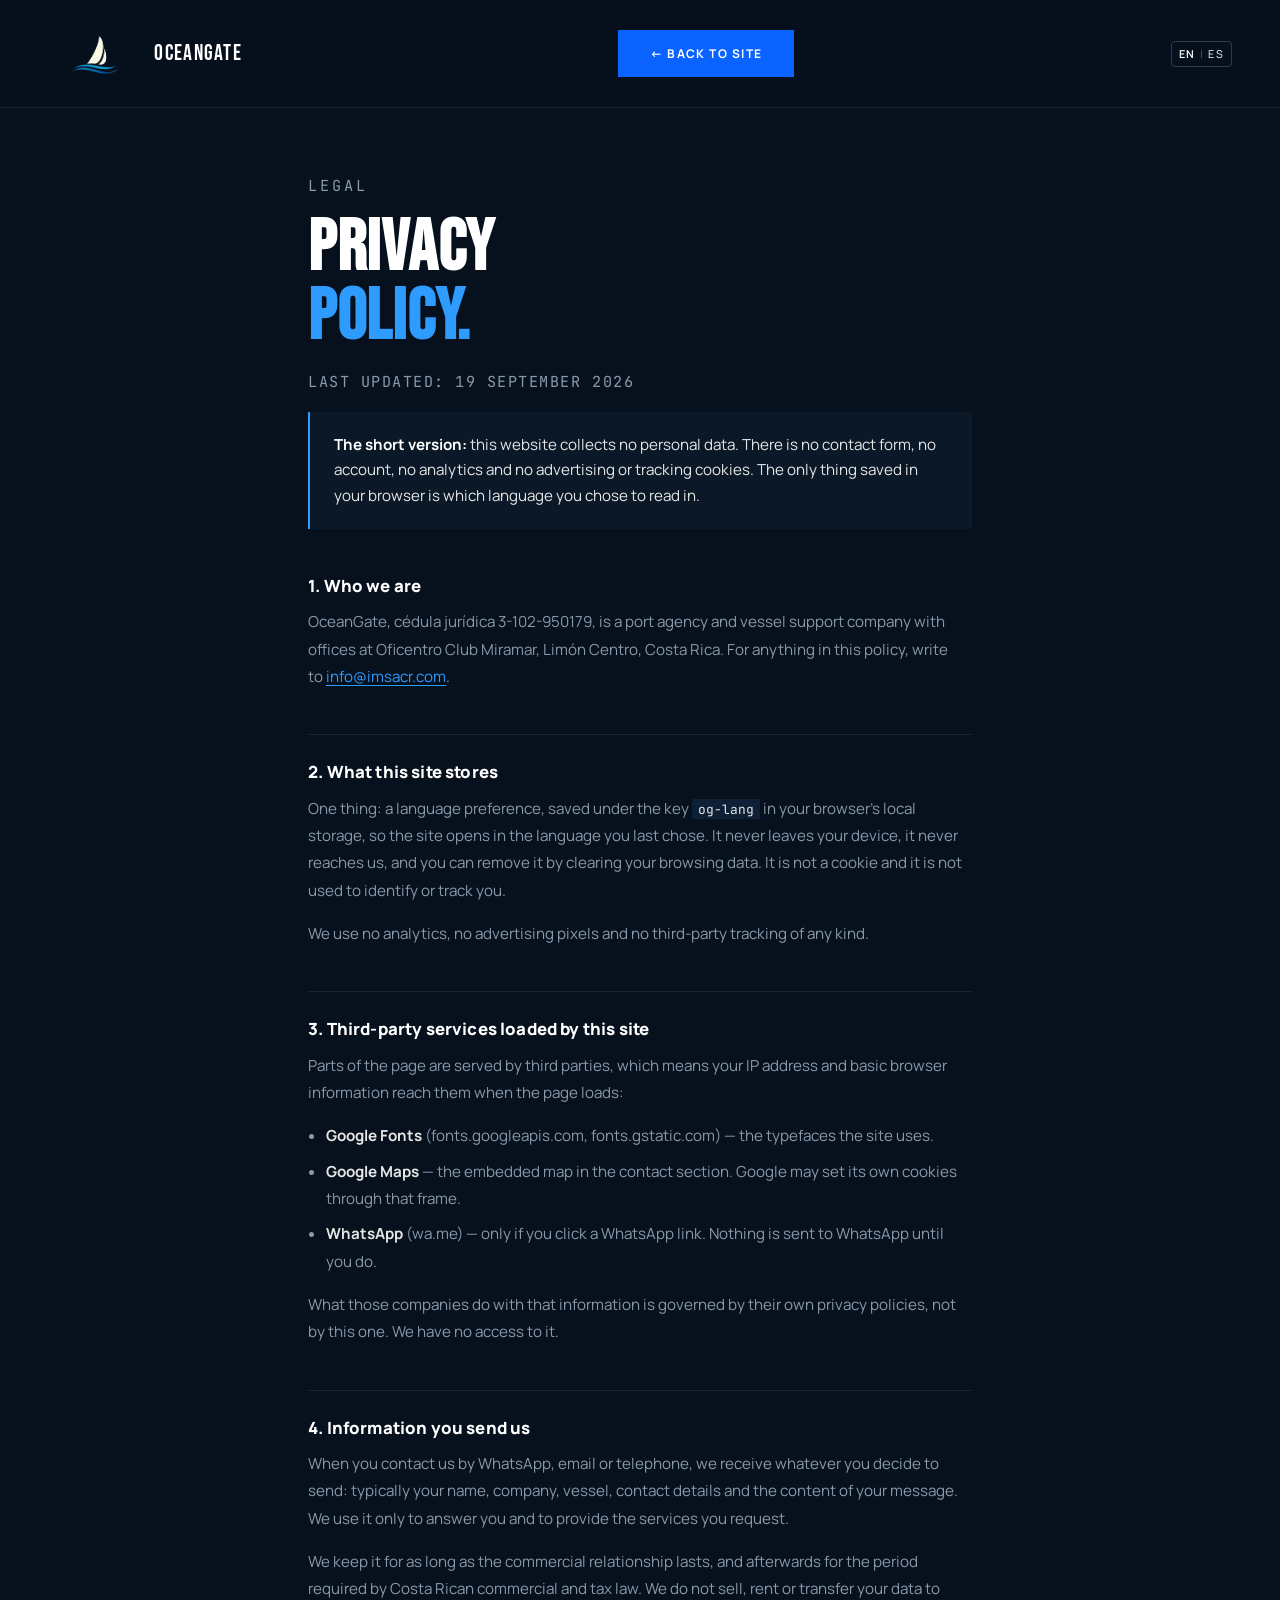
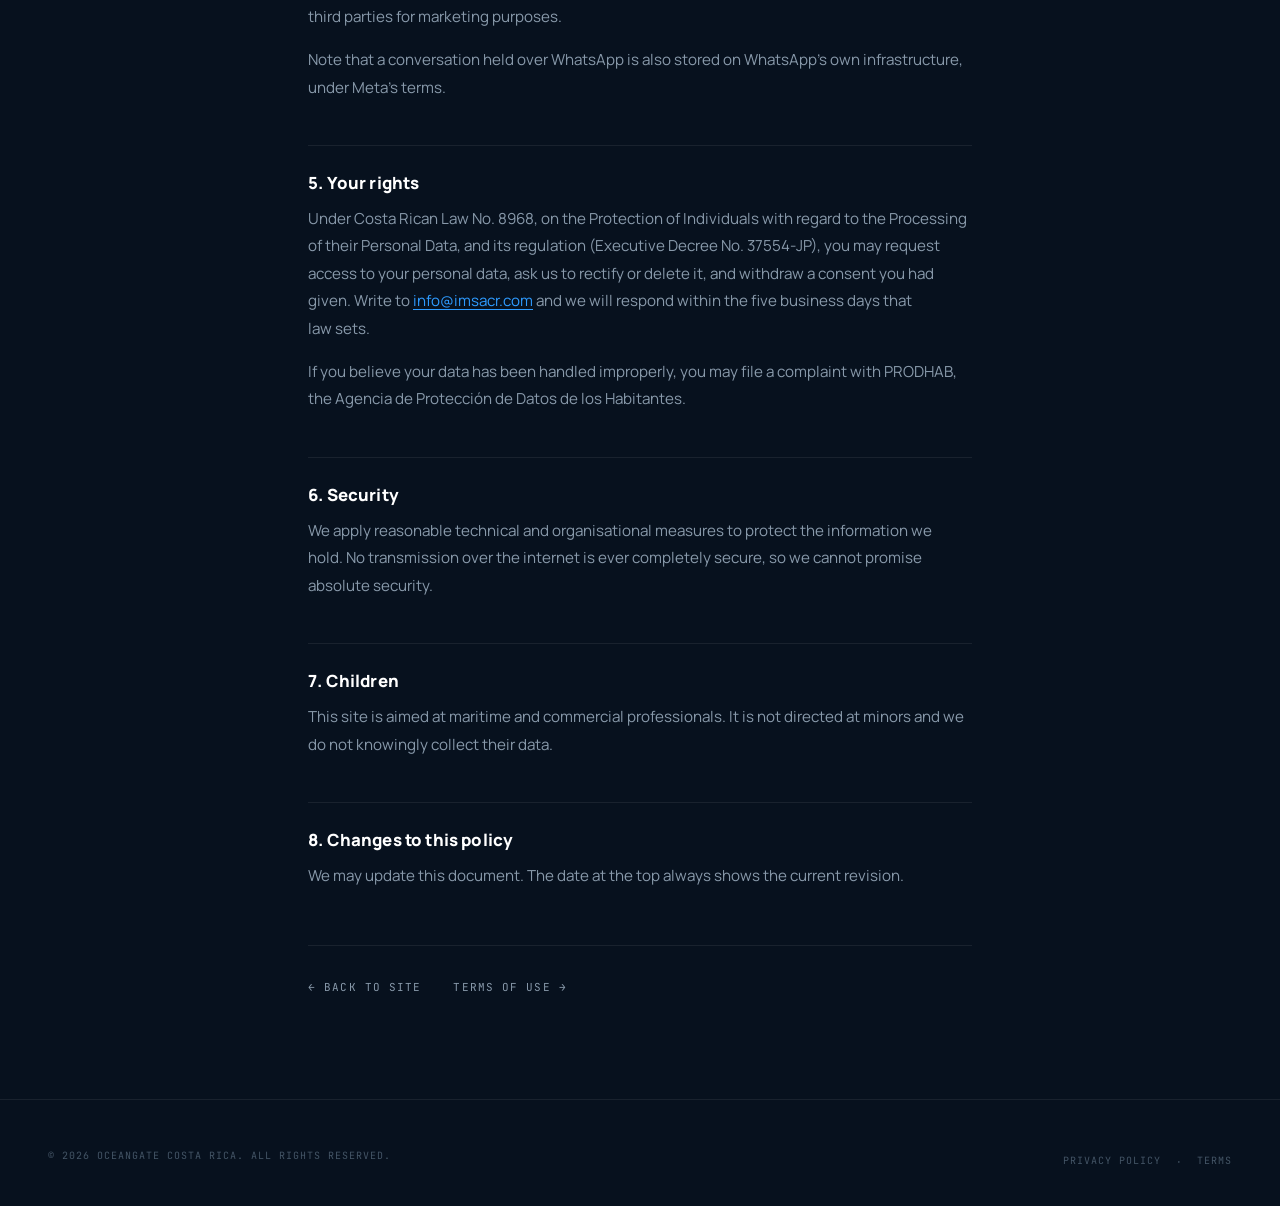
<file: privacy.html>
<!DOCTYPE html>
<html lang="en">
<head>
  <meta charset="UTF-8" />
  <meta name="viewport" content="width=device-width, initial-scale=1.0" />
  <title>Privacy Policy — OceanGate</title>
  <meta name="description" content="How OceanGate handles personal data. This website collects no personal data: no forms, no analytics, no tracking cookies." />
  <meta name="robots" content="index, follow" />
  <link rel="canonical" href="https://oceangatecr.com/privacy.html" />
  <link rel="icon" type="image/svg+xml" href="assets/img/favicon.svg" />
  <link rel="apple-touch-icon" href="assets/img/oceangatelogo1.png" />
  <meta name="theme-color" content="#07111E" />

  <link rel="preconnect" href="https://fonts.googleapis.com" />
  <link rel="preconnect" href="https://fonts.gstatic.com" crossorigin />
  <link rel="stylesheet" href="https://fonts.googleapis.com/css2?family=Bebas+Neue&family=Manrope:wght@300;400;500;600;700;800&family=JetBrains+Mono:wght@400;500&display=swap" />
  <link rel="stylesheet" href="styles.css?v=20260919" />
</head>
<body class="legal-page">

  <a href="#legal-main" class="skip-link">Skip to content</a>

  <nav class="nav is-scrolled" role="navigation" aria-label="Main navigation">
    <a href="index.html" class="nav-logo" aria-label="OceanGate home">
      <img src="assets/img/oceangatelogo1.webp" alt="OceanGate" width="96" height="96" style="width:96px;height:96px;object-fit:contain;" />
      <span class="nav-logo-text">OceanGate</span>
    </a>
    <a href="index.html" class="nav-cta btn-primary">← Back to site</a>
    <button class="lang-toggle" id="lang-toggle" aria-label="Switch language">
      <span class="lang-toggle-current">EN</span>
      <span class="lang-toggle-sep" aria-hidden="true">|</span>
      <span class="lang-toggle-other">ES</span>
    </button>
  </nav>

  <main id="legal-main" class="legal-main">
    <div class="container legal-container">

      <!-- ══════════════ ENGLISH ══════════════ -->
      <article class="legal-doc" data-lang-block="en">
        <p class="section-label">Legal</p>
        <h1 class="legal-title">Privacy<br /><em>Policy.</em></h1>
        <p class="legal-updated mono">Last updated: 19 September 2026</p>

        <div class="legal-callout">
          <strong>The short version:</strong> this website collects no personal data. There is no
          contact form, no account, no analytics and no advertising or tracking cookies. The only
          thing saved in your browser is which language you chose to read in.
        </div>

        <h2>1. Who we are</h2>
        <p>
          OceanGate, cédula jurídica 3-102-950179, is a port agency and vessel
          support company with offices at Oficentro Club Miramar, Limón Centro,
          Costa Rica. For anything in this policy, write to
          <a href="mailto:info@imsacr.com">info@imsacr.com</a>.
        </p>

        <h2>2. What this site stores</h2>
        <p>
          One thing: a language preference, saved under the key <code>og-lang</code> in your
          browser's local storage, so the site opens in the language you last chose. It never
          leaves your device, it never reaches us, and you can remove it by clearing your
          browsing data. It is not a cookie and it is not used to identify or track you.
        </p>
        <p>
          We use no analytics, no advertising pixels and no third-party tracking of any kind.
        </p>

        <h2>3. Third-party services loaded by this site</h2>
        <p>
          Parts of the page are served by third parties, which means your IP address and basic
          browser information reach them when the page loads:
        </p>
        <ul>
          <li><strong>Google Fonts</strong> (fonts.googleapis.com, fonts.gstatic.com) — the typefaces the site uses.</li>
          <li><strong>Google Maps</strong> — the embedded map in the contact section. Google may set its own cookies through that frame.</li>
          <li><strong>WhatsApp</strong> (wa.me) — only if you click a WhatsApp link. Nothing is sent to WhatsApp until you do.</li>
        </ul>
        <p>
          What those companies do with that information is governed by their own privacy
          policies, not by this one. We have no access to it.
        </p>

        <h2>4. Information you send us</h2>
        <p>
          When you contact us by WhatsApp, email or telephone, we receive whatever you decide to
          send: typically your name, company, vessel, contact details and the content of your
          message. We use it only to answer you and to provide the services you request.
        </p>
        <p>
          We keep it for as long as the commercial relationship lasts, and afterwards for the
          period required by Costa Rican commercial and tax law. We do not sell, rent or transfer
          your data to third parties for marketing purposes.
        </p>
        <p>
          Note that a conversation held over WhatsApp is also stored on WhatsApp's own
          infrastructure, under Meta's terms.
        </p>

        <h2>5. Your rights</h2>
        <p>
          Under Costa Rican Law No. 8968, on the Protection of Individuals with regard to the
          Processing of their Personal Data, and its regulation (Executive Decree No. 37554-JP),
          you may request access to your personal data, ask us to rectify or delete it, and
          withdraw a consent you had given. Write to
          <a href="mailto:info@imsacr.com">info@imsacr.com</a> and we will respond within the
          five business days that law sets.
        </p>
        <p>
          If you believe your data has been handled improperly, you may file a complaint with
          PRODHAB, the Agencia de Protección de Datos de los Habitantes.
        </p>

        <h2>6. Security</h2>
        <p>
          We apply reasonable technical and organisational measures to protect the information we
          hold. No transmission over the internet is ever completely secure, so we cannot promise
          absolute security.
        </p>

        <h2>7. Children</h2>
        <p>
          This site is aimed at maritime and commercial professionals. It is not directed at
          minors and we do not knowingly collect their data.
        </p>

        <h2>8. Changes to this policy</h2>
        <p>
          We may update this document. The date at the top always shows the current revision.
        </p>

        <div class="legal-foot-links">
          <a href="index.html">← Back to site</a>
          <a href="terms.html">Terms of Use →</a>
        </div>
      </article>

      <!-- ══════════════ ESPAÑOL ══════════════ -->
      <article class="legal-doc" data-lang-block="es" hidden>
        <p class="section-label">Legal</p>
        <h1 class="legal-title">Política de<br /><em>Privacidad.</em></h1>
        <p class="legal-updated mono">Última actualización: 19 de septiembre de 2026</p>

        <div class="legal-callout">
          <strong>En corto:</strong> este sitio web no recolecta datos personales. No hay
          formulario de contacto, no hay cuentas de usuario, no hay analítica y no hay cookies
          de publicidad ni de rastreo. Lo único que se guarda en su navegador es el idioma en
          que eligió leer.
        </div>

        <h2>1. Quiénes somos</h2>
        <p>
          OceanGate, cédula jurídica 3-102-950179, es una empresa de agenciamiento
          portuario y soporte a buques, con oficinas en el Oficentro Club Miramar,
          Limón Centro, Costa Rica. Para cualquier asunto relacionado con esta política, escriba
          a <a href="mailto:info@imsacr.com">info@imsacr.com</a>.
        </p>

        <h2>2. Qué almacena este sitio</h2>
        <p>
          Una sola cosa: la preferencia de idioma, guardada bajo la clave <code>og-lang</code> en
          el almacenamiento local de su navegador, para que el sitio abra en el idioma que usted
          eligió. Nunca sale de su dispositivo, nunca nos llega, y puede borrarla limpiando los
          datos de navegación. No es una cookie y no se usa para identificarlo ni rastrearlo.
        </p>
        <p>
          No utilizamos analítica, ni píxeles publicitarios, ni rastreo de terceros de ningún tipo.
        </p>

        <h2>3. Servicios de terceros que carga este sitio</h2>
        <p>
          Algunas partes de la página las sirven terceros, lo que significa que su dirección IP e
          información básica del navegador les llegan al cargarse la página:
        </p>
        <ul>
          <li><strong>Google Fonts</strong> (fonts.googleapis.com, fonts.gstatic.com) — las tipografías del sitio.</li>
          <li><strong>Google Maps</strong> — el mapa incrustado en la sección de contacto. Google puede colocar sus propias cookies a través de ese marco.</li>
          <li><strong>WhatsApp</strong> (wa.me) — únicamente si usted hace clic en un enlace de WhatsApp. Antes de eso no se le envía nada.</li>
        </ul>
        <p>
          Lo que esas empresas hagan con esa información se rige por sus propias políticas de
          privacidad, no por esta. Nosotros no tenemos acceso a ella.
        </p>

        <h2>4. Información que usted nos envía</h2>
        <p>
          Cuando nos contacta por WhatsApp, correo o teléfono, recibimos lo que usted decida
          enviarnos: normalmente su nombre, empresa, buque, datos de contacto y el contenido de su
          mensaje. Lo usamos únicamente para responderle y para prestar los servicios que solicita.
        </p>
        <p>
          Lo conservamos mientras dure la relación comercial y, después, por el plazo que exige la
          legislación comercial y tributaria costarricense. No vendemos, alquilamos ni cedemos sus
          datos a terceros con fines de mercadeo.
        </p>
        <p>
          Tenga presente que una conversación sostenida por WhatsApp queda también almacenada en
          la infraestructura de WhatsApp, bajo los términos de Meta.
        </p>

        <h2>5. Sus derechos</h2>
        <p>
          Conforme a la Ley N.° 8968, Ley de Protección de la Persona frente al tratamiento de sus
          datos personales, y su reglamento (Decreto Ejecutivo N.° 37554-JP), usted puede solicitar
          acceso a sus datos personales, pedir que los rectifiquemos o suprimamos, y revocar un
          consentimiento otorgado. Escriba a
          <a href="mailto:info@imsacr.com">info@imsacr.com</a> y le responderemos dentro de los
          cinco días hábiles que establece esa ley.
        </p>
        <p>
          Si considera que sus datos fueron tratados indebidamente, puede presentar una denuncia
          ante la PRODHAB, Agencia de Protección de Datos de los Habitantes.
        </p>

        <h2>6. Seguridad</h2>
        <p>
          Aplicamos medidas técnicas y organizativas razonables para proteger la información que
          tenemos. Ninguna transmisión por internet es completamente segura, de modo que no podemos
          prometer seguridad absoluta.
        </p>

        <h2>7. Menores de edad</h2>
        <p>
          Este sitio está dirigido a profesionales del sector marítimo y comercial. No se dirige a
          menores de edad y no recolectamos sus datos de forma consciente.
        </p>

        <h2>8. Cambios a esta política</h2>
        <p>
          Podemos actualizar este documento. La fecha del encabezado indica siempre la revisión
          vigente.
        </p>

        <div class="legal-foot-links">
          <a href="index.html">← Volver al sitio</a>
          <a href="terms.html">Términos de Uso →</a>
        </div>
      </article>

    </div>
  </main>

  <footer class="footer legal-footer" role="contentinfo">
    <div class="container">
      <div class="footer-bottom">
        <p class="mono">&copy; 2026 OceanGate Costa Rica. All rights reserved.</p>
        <div class="footer-bottom-links">
          <a href="privacy.html" class="mono">Privacy Policy</a>
          <span aria-hidden="true">·</span>
          <a href="terms.html" class="mono">Terms</a>
        </div>
      </div>
    </div>
  </footer>

  <script defer src="lib/legal.js?v=20260919"></script>
</body>
</html>
</file>
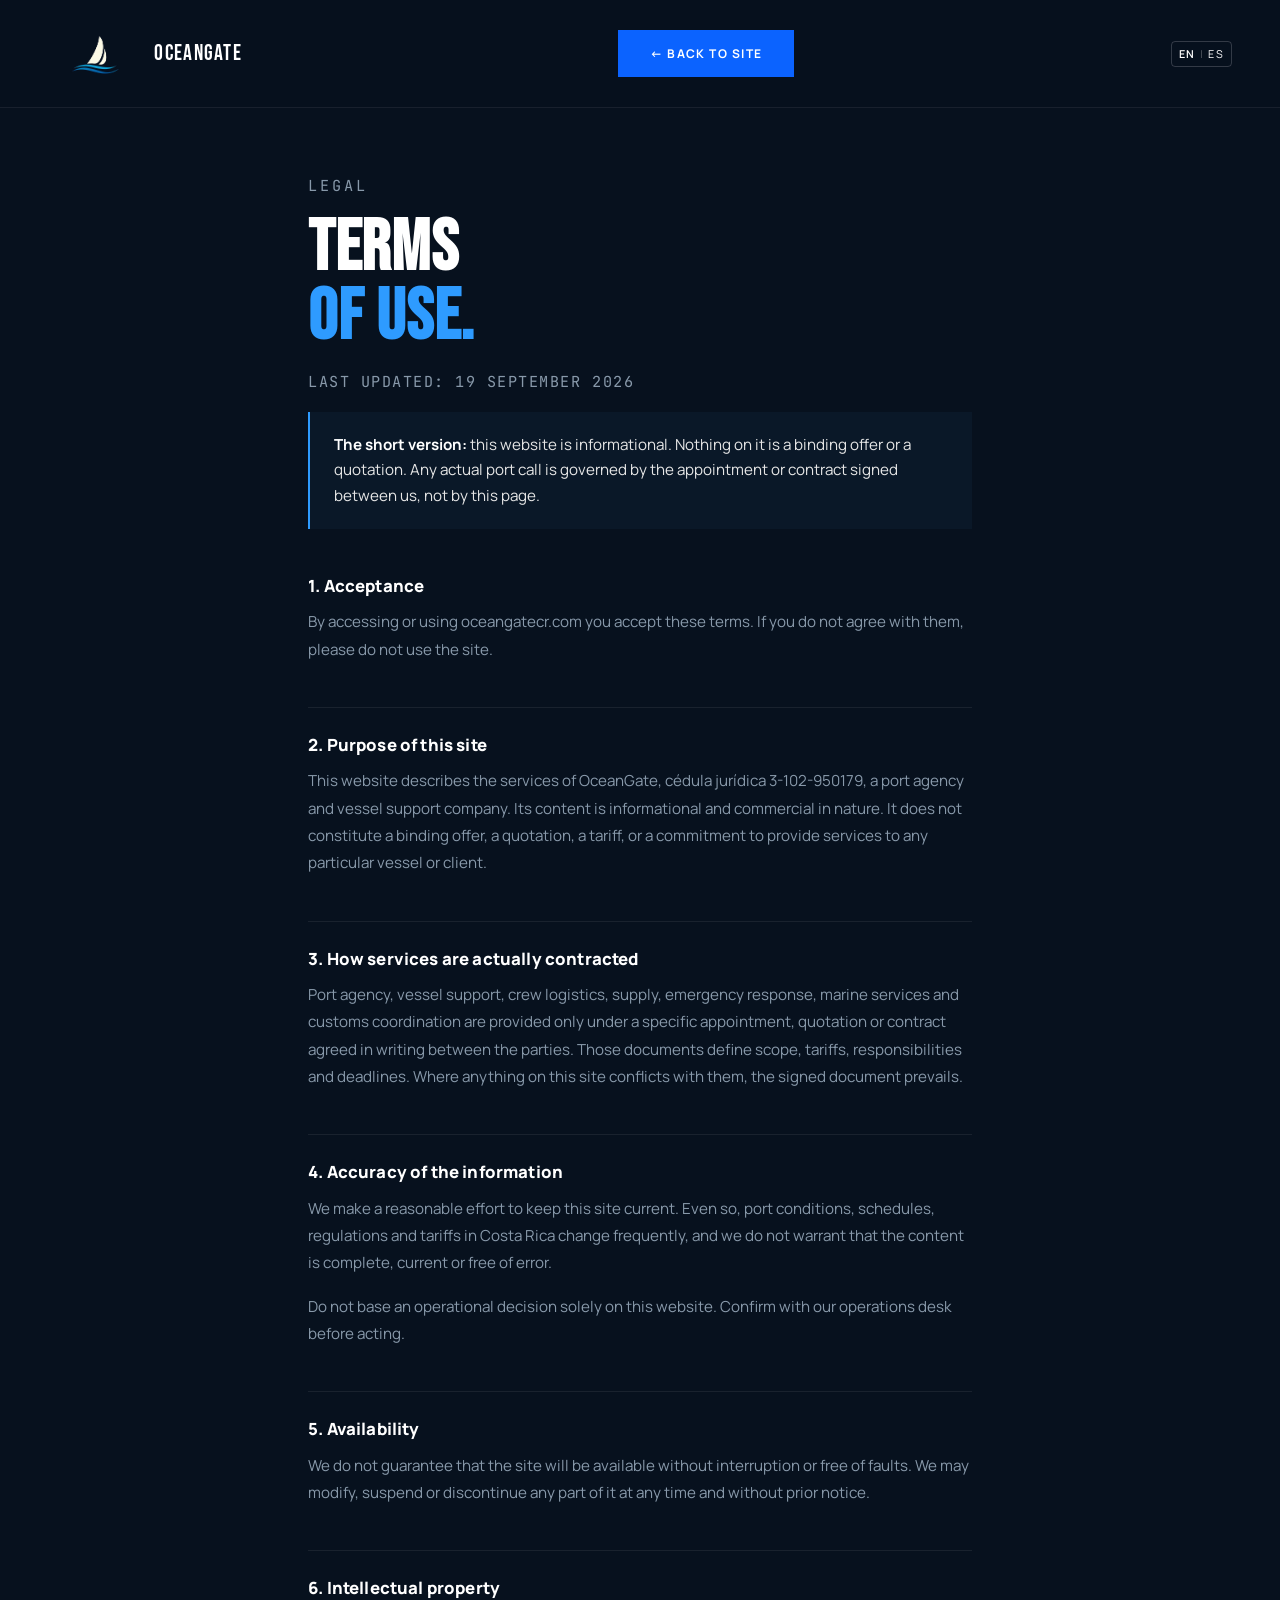
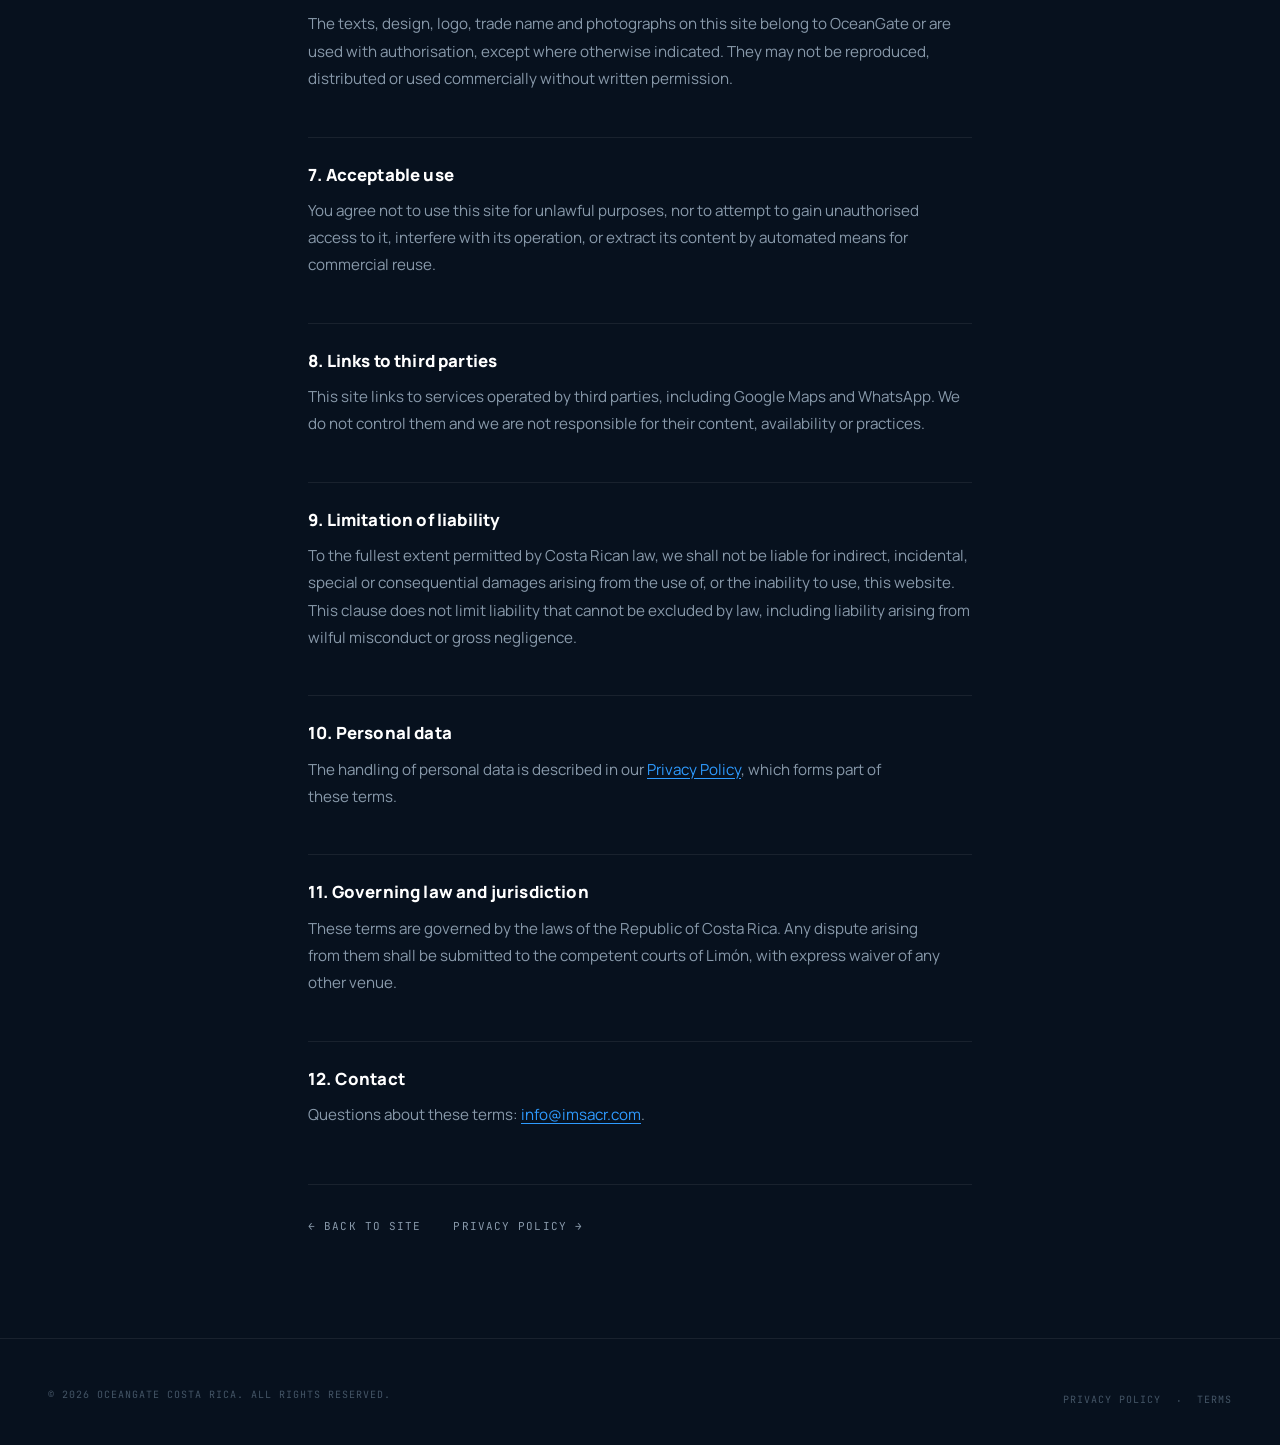
<file: terms.html>
<!DOCTYPE html>
<html lang="en">
<head>
  <meta charset="UTF-8" />
  <meta name="viewport" content="width=device-width, initial-scale=1.0" />
  <title>Terms of Use — OceanGate</title>
  <meta name="description" content="Terms governing the use of oceangatecr.com. The site is informational; actual services are governed by the written agreement between the parties." />
  <meta name="robots" content="index, follow" />
  <link rel="canonical" href="https://oceangatecr.com/terms.html" />
  <link rel="icon" type="image/svg+xml" href="assets/img/favicon.svg" />
  <link rel="apple-touch-icon" href="assets/img/oceangatelogo1.png" />
  <meta name="theme-color" content="#07111E" />

  <link rel="preconnect" href="https://fonts.googleapis.com" />
  <link rel="preconnect" href="https://fonts.gstatic.com" crossorigin />
  <link rel="stylesheet" href="https://fonts.googleapis.com/css2?family=Bebas+Neue&family=Manrope:wght@300;400;500;600;700;800&family=JetBrains+Mono:wght@400;500&display=swap" />
  <link rel="stylesheet" href="styles.css?v=20260919" />
</head>
<body class="legal-page">

  <a href="#legal-main" class="skip-link">Skip to content</a>

  <nav class="nav is-scrolled" role="navigation" aria-label="Main navigation">
    <a href="index.html" class="nav-logo" aria-label="OceanGate home">
      <img src="assets/img/oceangatelogo1.webp" alt="OceanGate" width="96" height="96" style="width:96px;height:96px;object-fit:contain;" />
      <span class="nav-logo-text">OceanGate</span>
    </a>
    <a href="index.html" class="nav-cta btn-primary">← Back to site</a>
    <button class="lang-toggle" id="lang-toggle" aria-label="Switch language">
      <span class="lang-toggle-current">EN</span>
      <span class="lang-toggle-sep" aria-hidden="true">|</span>
      <span class="lang-toggle-other">ES</span>
    </button>
  </nav>

  <main id="legal-main" class="legal-main">
    <div class="container legal-container">

      <!-- ══════════════ ENGLISH ══════════════ -->
      <article class="legal-doc" data-lang-block="en">
        <p class="section-label">Legal</p>
        <h1 class="legal-title">Terms<br /><em>of Use.</em></h1>
        <p class="legal-updated mono">Last updated: 19 September 2026</p>

        <div class="legal-callout">
          <strong>The short version:</strong> this website is informational. Nothing on it is a
          binding offer or a quotation. Any actual port call is governed by the appointment or
          contract signed between us, not by this page.
        </div>

        <h2>1. Acceptance</h2>
        <p>
          By accessing or using oceangatecr.com you accept these terms. If you do not agree with
          them, please do not use the site.
        </p>

        <h2>2. Purpose of this site</h2>
        <p>
          This website describes the services of OceanGate, cédula jurídica
          3-102-950179, a port agency and vessel support company. Its content is informational and
          commercial in nature. It does not constitute a binding offer, a quotation, a tariff, or
          a commitment to provide services to any particular vessel or client.
        </p>

        <h2>3. How services are actually contracted</h2>
        <p>
          Port agency, vessel support, crew logistics, supply, emergency response, marine services
          and customs coordination are provided only under a specific appointment, quotation or
          contract agreed in writing between the parties. Those documents define scope, tariffs,
          responsibilities and deadlines. Where anything on this site conflicts with them, the
          signed document prevails.
        </p>

        <h2>4. Accuracy of the information</h2>
        <p>
          We make a reasonable effort to keep this site current. Even so, port conditions,
          schedules, regulations and tariffs in Costa Rica change frequently, and we do not warrant
          that the content is complete, current or free of error.
        </p>
        <p>
          Do not base an operational decision solely on this website. Confirm with our operations
          desk before acting.
        </p>

        <h2>5. Availability</h2>
        <p>
          We do not guarantee that the site will be available without interruption or free of
          faults. We may modify, suspend or discontinue any part of it at any time and without
          prior notice.
        </p>

        <h2>6. Intellectual property</h2>
        <p>
          The texts, design, logo, trade name and photographs on this site belong to
          OceanGate or are used with authorisation,
          except where otherwise indicated. They may not be reproduced, distributed or used
          commercially without written permission.
        </p>

        <h2>7. Acceptable use</h2>
        <p>
          You agree not to use this site for unlawful purposes, nor to attempt to gain
          unauthorised access to it, interfere with its operation, or extract its content by
          automated means for commercial reuse.
        </p>

        <h2>8. Links to third parties</h2>
        <p>
          This site links to services operated by third parties, including Google Maps and
          WhatsApp. We do not control them and we are not responsible for their content,
          availability or practices.
        </p>

        <h2>9. Limitation of liability</h2>
        <p>
          To the fullest extent permitted by Costa Rican law, we shall not be liable for indirect,
          incidental, special or consequential damages arising from the use of, or the inability
          to use, this website. This clause does not limit liability that cannot be excluded by
          law, including liability arising from wilful misconduct or gross negligence.
        </p>

        <h2>10. Personal data</h2>
        <p>
          The handling of personal data is described in our
          <a href="privacy.html">Privacy Policy</a>, which forms part of these terms.
        </p>

        <h2>11. Governing law and jurisdiction</h2>
        <p>
          These terms are governed by the laws of the Republic of Costa Rica. Any dispute arising
          from them shall be submitted to the competent courts of
          Limón, with express waiver
          of any other venue.
        </p>

        <h2>12. Contact</h2>
        <p>
          Questions about these terms: <a href="mailto:info@imsacr.com">info@imsacr.com</a>.
        </p>

        <div class="legal-foot-links">
          <a href="index.html">← Back to site</a>
          <a href="privacy.html">Privacy Policy →</a>
        </div>
      </article>

      <!-- ══════════════ ESPAÑOL ══════════════ -->
      <article class="legal-doc" data-lang-block="es" hidden>
        <p class="section-label">Legal</p>
        <h1 class="legal-title">Términos<br /><em>de Uso.</em></h1>
        <p class="legal-updated mono">Última actualización: 19 de septiembre de 2026</p>

        <div class="legal-callout">
          <strong>En corto:</strong> este sitio web es informativo. Nada de lo que aparece en él
          constituye una oferta vinculante ni una cotización. Cualquier escala portuaria real se
          rige por el nombramiento o contrato firmado entre las partes, no por esta página.
        </div>

        <h2>1. Aceptación</h2>
        <p>
          Al acceder o utilizar oceangatecr.com usted acepta estos términos. Si no está de acuerdo
          con ellos, le pedimos no utilizar el sitio.
        </p>

        <h2>2. Finalidad de este sitio</h2>
        <p>
          Este sitio web describe los servicios de OceanGate, cédula jurídica
          3-102-950179, empresa de agenciamiento portuario y soporte a buques. Su contenido es de naturaleza
          informativa y comercial. No constituye una oferta vinculante, una cotización, una tarifa
          ni un compromiso de prestar servicios a un buque o cliente determinado.
        </p>

        <h2>3. Cómo se contratan realmente los servicios</h2>
        <p>
          El agenciamiento portuario, el soporte a buques, la logística de tripulación, el
          suministro, la respuesta de emergencia, los servicios marítimos y la coordinación
          aduanal se prestan únicamente al amparo de un nombramiento, cotización o contrato
          específico acordado por escrito entre las partes. Esos documentos definen el alcance,
          las tarifas, las responsabilidades y los plazos. Si algo de este sitio los contradice,
          prevalece el documento firmado.
        </p>

        <h2>4. Exactitud de la información</h2>
        <p>
          Hacemos un esfuerzo razonable por mantener este sitio actualizado. Aun así, las
          condiciones portuarias, los horarios, la normativa y las tarifas en Costa Rica cambian
          con frecuencia, y no garantizamos que el contenido sea completo, vigente o libre de
          error.
        </p>
        <p>
          No tome una decisión operativa basándose únicamente en este sitio web. Confírmela con
          nuestra mesa de operaciones antes de actuar.
        </p>

        <h2>5. Disponibilidad</h2>
        <p>
          No garantizamos que el sitio esté disponible sin interrupciones ni libre de fallos.
          Podemos modificar, suspender o descontinuar cualquier parte de él en cualquier momento y
          sin aviso previo.
        </p>

        <h2>6. Propiedad intelectual</h2>
        <p>
          Los textos, el diseño, el logotipo, el nombre comercial y las fotografías de este sitio
          pertenecen a OceanGate o se utilizan con
          autorización, salvo donde se indique lo contrario. No pueden reproducirse, distribuirse
          ni utilizarse comercialmente sin permiso escrito.
        </p>

        <h2>7. Uso aceptable</h2>
        <p>
          Usted se compromete a no utilizar este sitio con fines ilícitos, ni a intentar acceder a
          él sin autorización, interferir con su funcionamiento o extraer su contenido por medios
          automatizados para reutilizarlo comercialmente.
        </p>

        <h2>8. Enlaces a terceros</h2>
        <p>
          Este sitio enlaza a servicios operados por terceros, entre ellos Google Maps y WhatsApp.
          No los controlamos y no somos responsables de su contenido, su disponibilidad ni sus
          prácticas.
        </p>

        <h2>9. Limitación de responsabilidad</h2>
        <p>
          En la máxima medida permitida por la legislación costarricense, no seremos responsables
          por daños indirectos, incidentales, especiales o consecuenciales derivados del uso o de
          la imposibilidad de uso de este sitio web. Esta cláusula no limita la responsabilidad
          que no pueda excluirse por ley, incluida la derivada de dolo o culpa grave.
        </p>

        <h2>10. Datos personales</h2>
        <p>
          El tratamiento de datos personales se describe en nuestra
          <a href="privacy.html">Política de Privacidad</a>, que forma parte de estos términos.
        </p>

        <h2>11. Ley aplicable y jurisdicción</h2>
        <p>
          Estos términos se rigen por las leyes de la República de Costa Rica. Cualquier
          controversia derivada de ellos se someterá a los tribunales competentes de
          Limón, con renuncia expresa
          a cualquier otro fuero.
        </p>

        <h2>12. Contacto</h2>
        <p>
          Consultas sobre estos términos: <a href="mailto:info@imsacr.com">info@imsacr.com</a>.
        </p>

        <div class="legal-foot-links">
          <a href="index.html">← Volver al sitio</a>
          <a href="privacy.html">Política de Privacidad →</a>
        </div>
      </article>

    </div>
  </main>

  <footer class="footer legal-footer" role="contentinfo">
    <div class="container">
      <div class="footer-bottom">
        <p class="mono">&copy; 2026 OceanGate Costa Rica. All rights reserved.</p>
        <div class="footer-bottom-links">
          <a href="privacy.html" class="mono">Privacy Policy</a>
          <span aria-hidden="true">·</span>
          <a href="terms.html" class="mono">Terms</a>
        </div>
      </div>
    </div>
  </footer>

  <script defer src="lib/legal.js?v=20260919"></script>
</body>
</html>
</file>
<file: styles.css>
/* =============================================================
   1. Tokens
   ============================================================= */
:root {
  --navy:       #07111E;
  --navy-2:     #0A1828;
  --navy-3:     #0D2035;
  --ocean:      #0B63FF;
  --ocean-2:    #0052D9;
  --electric:   #2E9BFF;
  --white:      #FFFFFF;
  --gray-light: #E6E6E6;
  --gray-mid:   #8899AA;
  --gray-dim:   #445566;
  --line:       rgba(255,255,255,0.07);
  --line-2:     rgba(46,155,255,0.15);

  --ease-out:   cubic-bezier(0.16, 1, 0.3, 1);
  --ease-in:    cubic-bezier(0.7, 0, 0.84, 0);
  --ease-soft:  cubic-bezier(0.25, 0.46, 0.45, 0.94);

  --sans: 'Manrope', -apple-system, BlinkMacSystemFont, 'Segoe UI', system-ui, sans-serif;
  --display: 'Bebas Neue', var(--sans);
  --mono: 'JetBrains Mono', 'Courier New', monospace;

  --container: 1280px;
  --gutter: clamp(1.25rem, 4vw, 3rem);
  --section-gap: clamp(80px, 10vw, 160px);
  --nav-h: 108px;
}

/* =============================================================
   2. Reset & Base
   ============================================================= */
*, *::before, *::after { box-sizing: border-box; margin: 0; padding: 0; }
html {
  -webkit-text-size-adjust: 100%;
  tab-size: 2;
  scroll-behavior: smooth;
}
body {
  font-family: var(--sans);
  font-size: 16px;
  line-height: 1.65;
  background: var(--navy);
  color: var(--white);
  overflow-x: clip;
  overscroll-behavior-y: none;
  -webkit-font-smoothing: antialiased;
  -moz-osx-font-smoothing: grayscale;
  text-rendering: optimizeLegibility;
}
img, svg, video { display: block; max-width: 100%; }
img { height: auto; }
button { font: inherit; color: inherit; cursor: pointer; border: 0; background: none; }
a { color: inherit; text-decoration: none; }
p { text-wrap: pretty; }
h1, h2, h3, h4 { text-wrap: balance; line-height: 1.05; }
::selection { background: var(--ocean); color: var(--white); }
:focus-visible { outline: 2px solid var(--electric); outline-offset: 3px; border-radius: 2px; }

/* =============================================================
   3. Utilities
   ============================================================= */
.skip-link {
  position: fixed; top: -100px; left: 1rem;
  padding: .6rem 1.2rem; background: var(--electric); color: var(--navy);
  z-index: 9999; font-weight: 700; font-size: 13px; letter-spacing: .05em;
  transition: top .2s;
}
.skip-link:focus { top: 1rem; }

.container {
  width: 100%;
  max-width: var(--container);
  margin-inline: auto;
  padding-inline: var(--gutter);
}

.section-padding { padding-block: var(--section-gap); }

.mono { font-family: var(--mono); font-size: 11px; letter-spacing: .1em; text-transform: uppercase; color: var(--gray-mid); }

.section-label {
  font-family: var(--mono);
  font-size: 11px;
  letter-spacing: .2em;
  text-transform: uppercase;
  color: var(--electric);
  margin-bottom: 1.5rem;
}

.section-title {
  font-family: var(--display);
  font-size: clamp(2.8rem, 6vw, 5.5rem);
  line-height: 0.95;
  letter-spacing: .01em;
  color: var(--white);
  margin-bottom: 1.5rem;
}
.section-title em { font-style: normal; color: var(--electric); }

.section-header {
  margin-bottom: clamp(3rem, 5vw, 5rem);
  max-width: 700px;
}

.section-desc {
  font-size: clamp(.9rem, 1.5vw, 1.1rem);
  color: var(--gray-mid);
  max-width: 580px;
  line-height: 1.7;
}

/* Live dot */
.live-dot {
  display: inline-block;
  width: 7px; height: 7px;
  border-radius: 50%;
  background: #00ff88;
  flex-shrink: 0;
  animation: livePulse 1.8s ease infinite;
  box-shadow: 0 0 6px rgba(0,255,136,.6);
}
.live-dot-small {
  display: inline-block;
  width: 5px; height: 5px;
  border-radius: 50%;
  background: #00ff88;
  flex-shrink: 0;
  animation: livePulse 1.8s ease infinite;
}
@keyframes livePulse {
  0%, 100% { opacity: 1; }
  50% { opacity: .3; }
}

/* =============================================================
   4. Buttons
   ============================================================= */
.btn-primary {
  display: inline-flex;
  align-items: center;
  gap: .6rem;
  padding: .85rem 2rem;
  background: var(--ocean);
  color: var(--white);
  font-family: var(--sans);
  font-weight: 700;
  font-size: .75rem;
  letter-spacing: .12em;
  text-transform: uppercase;
  border: none;
  cursor: pointer;
  position: relative;
  overflow: hidden;
  transition: background .25s var(--ease-out), transform .2s var(--ease-out), box-shadow .25s var(--ease-out);
}
.btn-primary::before {
  content: '';
  position: absolute; top: 0; left: -100%;
  width: 100%; height: 100%;
  background: linear-gradient(90deg, transparent, rgba(255,255,255,.12), transparent);
  transition: left .5s var(--ease-out);
}
.btn-primary:hover::before { left: 100%; }
.btn-primary:hover {
  background: var(--ocean-2);
  transform: translateY(-2px);
  box-shadow: 0 8px 32px rgba(11,99,255,.4);
}
.btn-primary:active { transform: translateY(0); }

.btn-ghost {
  display: inline-flex;
  align-items: center;
  gap: .5rem;
  padding: .85rem 2rem;
  background: transparent;
  color: var(--white);
  font-family: var(--sans);
  font-weight: 600;
  font-size: .75rem;
  letter-spacing: .12em;
  text-transform: uppercase;
  border: 1px solid rgba(255,255,255,.22);
  cursor: pointer;
  transition: border-color .25s var(--ease-out), background .25s var(--ease-out);
}
.btn-ghost:hover {
  border-color: rgba(255,255,255,.55);
  background: rgba(255,255,255,.05);
}

/* =============================================================
   5. Reveal animations
   ============================================================= */
[data-reveal] {
  opacity: 0;
  transform: translateY(28px);
  transition: opacity .8s var(--ease-out), transform .8s var(--ease-out);
}
[data-reveal].is-visible {
  opacity: 1;
  transform: none;
}
[data-reveal="image"] { transform: scale(.97); }
[data-reveal="image"].is-visible { transform: scale(1); }

.char-wrap { overflow: hidden; display: inline-block; }
.char {
  display: inline-block;
  opacity: 0;
  transform: translateY(60%);
  transition: opacity .5s var(--ease-out), transform .5s var(--ease-out);
}
.char.is-visible { opacity: 1; transform: none; }

/* =============================================================
   6. NAV
   ============================================================= */
.nav {
  position: fixed;
  top: 0; left: 0; right: 0;
  z-index: 100;
  height: var(--nav-h);
  display: flex;
  align-items: center;
  justify-content: space-between;
  padding-inline: var(--gutter);
  transition: background .4s var(--ease-out), backdrop-filter .4s, border-color .4s;
  border-bottom: 1px solid transparent;
}
.nav.is-scrolled {
  background: rgba(7,17,30,.88);
  backdrop-filter: blur(24px);
  -webkit-backdrop-filter: blur(24px);
  border-bottom-color: var(--line);
}
.nav-logo {
  display: flex;
  align-items: center;
  gap: .65rem;
  font-family: var(--display);
  font-size: 1.35rem;
  letter-spacing: .06em;
  color: var(--white);
  flex-shrink: 0;
}
.nav-links {
  display: none;
  list-style: none;
  align-items: center;
  gap: 2.5rem;
}
.nav-links a {
  font-size: .8rem;
  font-weight: 600;
  letter-spacing: .08em;
  text-transform: uppercase;
  color: var(--gray-light);
  position: relative;
  transition: color .2s;
}
.nav-links a::after {
  content: '';
  position: absolute;
  bottom: -4px; left: 0;
  width: 0; height: 1px;
  background: var(--electric);
  transition: width .3s var(--ease-out);
}
.nav-links a:hover { color: var(--white); }
.nav-links a:hover::after { width: 100%; }

.nav-cta { display: none; }

.lang-toggle {
  display: none;
  align-items: center;
  gap: .4em;
  background: none;
  border: 1px solid rgba(255,255,255,.18);
  border-radius: 4px;
  padding: .28em .65em;
  font-family: var(--font-mono);
  font-size: .68rem;
  letter-spacing: .12em;
  color: var(--muted);
  cursor: pointer;
  transition: border-color .25s, color .25s;
  text-transform: uppercase;
  flex-shrink: 0;
}
.lang-toggle:hover { border-color: var(--electric); color: var(--white); }
.lang-toggle-sep { opacity: .3; }
.lang-toggle-current { color: var(--white); font-weight: 600; }

.nav-hamburger {
  width: 36px; height: 36px;
  display: flex;
  flex-direction: column;
  justify-content: center;
  gap: 5px;
  padding: 4px;
}
.nav-hamburger span {
  display: block;
  height: 1.5px;
  background: var(--white);
  transition: transform .3s var(--ease-out), opacity .3s;
}
.nav-hamburger.is-open span:nth-child(1) { transform: translateY(6.5px) rotate(45deg); }
.nav-hamburger.is-open span:nth-child(2) { opacity: 0; }
.nav-hamburger.is-open span:nth-child(3) { transform: translateY(-6.5px) rotate(-45deg); }

/* Mobile menu */
.mobile-menu {
  position: fixed;
  inset: 0;
  z-index: 99;
  background: var(--navy);
  display: flex;
  flex-direction: column;
  justify-content: center;
  align-items: flex-start;
  padding: calc(var(--nav-h) + 2rem) var(--gutter) 3rem;
  transform: translateX(100%);
  transition: transform .45s var(--ease-out);
}
.mobile-menu.is-open { transform: translateX(0); }
.mobile-menu ul { list-style: none; margin-bottom: 2rem; }
.mobile-menu ul li + li { margin-top: 1.2rem; }
.mobile-menu ul a {
  font-family: var(--display);
  font-size: clamp(2.2rem, 8vw, 3.5rem);
  letter-spacing: .02em;
  color: var(--gray-mid);
  transition: color .2s;
}
.mobile-menu ul a:hover { color: var(--white); }
.mobile-menu .btn-primary { margin-bottom: 2rem; }
.mobile-menu-contact {
  margin-top: auto;
  border-top: 1px solid var(--line);
  padding-top: 1.5rem;
  display: flex;
  flex-direction: column;
  gap: .4rem;
}
.mobile-menu-contact span { font-family: var(--mono); font-size: 10px; letter-spacing: .15em; text-transform: uppercase; color: var(--gray-mid); }
.mobile-menu-contact a { font-size: 1.1rem; font-weight: 700; color: var(--electric); }

/* =============================================================
   7. HERO
   ============================================================= */
.hero {
  position: relative;
  min-height: 100vh;
  min-height: 100svh;
  display: flex;
  flex-direction: column;
  justify-content: flex-end;
  overflow: hidden;
}

.hero-bg {
  position: absolute;
  inset: 0;
  z-index: 0;
}
.hero-bg img {
  width: 100%; height: 100%;
  object-fit: cover;
  object-position: center;
  filter: saturate(1.05) contrast(1.05);
  transform: scale(1.06);
  animation: heroZoom 18s ease-out forwards;
}
@keyframes heroZoom {
  from { transform: scale(1.06); }
  to   { transform: scale(1.0); }
}
.hero-bg-tint {
  position: absolute;
  inset: 0;
  background:
    linear-gradient(0deg, rgba(7,17,30,.98) 0%, rgba(7,17,30,.65) 45%, rgba(7,17,30,.25) 100%),
    linear-gradient(90deg, rgba(7,17,30,.6) 0%, transparent 60%);
}

/* Section spotlight — cursor follow for non-hero sections */
.section-spotlight {
  position: absolute;
  inset: 0;
  pointer-events: none;
  z-index: 1;
  background: radial-gradient(
    circle 600px at var(--sx, 50%) var(--sy, 40%),
    rgba(11,99,255,.13) 0%, transparent 65%
  ),
  radial-gradient(
    circle 350px at calc(var(--sx, 50%) + 8%) calc(var(--sy, 40%) - 8%),
    rgba(46,155,255,.07) 0%, transparent 55%
  );
  opacity: 0;
  transition: opacity .5s ease;
}
[data-spotlight]:hover .section-spotlight { opacity: 1; }

/* Mouse-reactive gradient — the signature effect */
.hero-gradient {
  position: absolute;
  inset: 0;
  z-index: 1;
  background:
    radial-gradient(circle 700px at var(--mx, 60%) var(--my, 40%),
      rgba(11,99,255,.2) 0%, transparent 60%),
    radial-gradient(circle 500px at calc(var(--mx, 60%) - 15%) calc(var(--my, 40%) + 10%),
      rgba(46,155,255,.1) 0%, transparent 50%);
  pointer-events: none;
  transition: background .15s ease;
}

/* Grid overlay */
.hero-grid {
  position: absolute;
  inset: 0;
  z-index: 1;
  background-image:
    linear-gradient(rgba(255,255,255,.025) 1px, transparent 1px),
    linear-gradient(90deg, rgba(255,255,255,.025) 1px, transparent 1px);
  background-size: 80px 80px;
  pointer-events: none;
}

/* Scan line */
.hero-scan {
  position: absolute;
  top: -2px; left: 0; right: 0;
  height: 2px;
  background: linear-gradient(90deg, transparent, rgba(46,155,255,.5), transparent);
  z-index: 2;
  animation: scanLine 6s ease-in-out infinite;
  pointer-events: none;
}
@keyframes scanLine {
  0%, 100% { top: -2px; opacity: 0; }
  10% { opacity: 1; }
  90% { opacity: .3; }
  100% { top: 100%; }
}

.hero-inner {
  position: relative;
  z-index: 3;
  padding-bottom: clamp(120px, 18vh, 200px);
  padding-top: calc(var(--nav-h) + 3rem);
}

.hero-meta {
  display: flex;
  align-items: center;
  gap: .65rem;
  margin-bottom: 2rem;
}
.hero-meta .mono { color: var(--gray-mid); font-size: 11px; }

.hero-title {
  font-family: var(--display);
  font-size: clamp(3.8rem, 10vw, 9.5rem);
  line-height: .92;
  letter-spacing: .01em;
  color: var(--white);
  margin-bottom: 1.5rem;
  display: flex;
  flex-direction: column;
  gap: .08em;
}
.hero-line { display: block; overflow: hidden; }
.hero-line--accent { color: var(--electric); }

.hero-sub {
  display: flex;
  align-items: center;
  gap: .75rem;
  font-size: clamp(.85rem, 1.5vw, 1rem);
  font-weight: 600;
  letter-spacing: .12em;
  text-transform: uppercase;
  color: var(--gray-mid);
  margin-bottom: 1.2rem;
}
.hero-sub-sep { color: var(--line-2); }

.hero-desc {
  font-size: clamp(.9rem, 1.5vw, 1.1rem);
  color: var(--gray-mid);
  margin-bottom: 2.5rem;
  max-width: 480px;
}

.hero-actions {
  display: flex;
  flex-wrap: wrap;
  gap: 1rem;
}

/* Scroll indicator */
.hero-scroll-indicator {
  position: absolute;
  bottom: 160px;
  right: var(--gutter);
  z-index: 3;
  display: flex;
  flex-direction: column;
  align-items: center;
  gap: .75rem;
}
.hero-scroll-line {
  width: 1px;
  height: 60px;
  background: linear-gradient(180deg, var(--electric), transparent);
  animation: scrollPulse 2s ease-in-out infinite;
}
@keyframes scrollPulse {
  0%, 100% { transform: scaleY(1); opacity: 1; }
  50% { transform: scaleY(.6); opacity: .4; }
}
.hero-scroll-indicator .mono { writing-mode: vertical-rl; font-size: 9px; }

/* Stats bar */
.hero-stats {
  position: relative;
  z-index: 3;
  display: grid;
  grid-template-columns: repeat(4, 1fr);
  border-top: 1px solid var(--line);
  background: rgba(7,17,30,.7);
  backdrop-filter: blur(20px);
  -webkit-backdrop-filter: blur(20px);
}
.hero-stat {
  padding: .75rem var(--gutter);
  display: flex;
  flex-direction: column;
  gap: .15rem;
  border-right: 1px solid var(--line);
  border-bottom: 1px solid var(--line);
}
.hero-stat:nth-child(4n) { border-right: none; }
.hero-stat:nth-child(n+5) { border-bottom: none; }
.hero-stat-divider { display: none; }
.hero-audience {
  position: relative;
  z-index: 3;
  border-top: 1px solid var(--line);
  background: rgba(7,17,30,.75);
  backdrop-filter: blur(20px);
  -webkit-backdrop-filter: blur(20px);
  padding: 1.5rem var(--gutter);
  display: flex;
  align-items: center;
  gap: 2.5rem;
}
.hero-audience-header {
  flex-shrink: 0;
  max-width: 280px;
  border-right: 1px solid var(--line);
  padding-right: 2.5rem;
}
.hero-audience-eyebrow {
  display: block;
  font-size: .65rem;
  letter-spacing: .14em;
  text-transform: uppercase;
  color: var(--electric);
  margin-bottom: .5rem;
}
.hero-audience-sub {
  font-size: .78rem;
  line-height: 1.5;
  color: var(--gray-dim);
}
.hero-audience-cards {
  display: flex;
  gap: 0;
  flex: 1;
}
.hero-audience-card {
  flex: 1;
  display: flex;
  flex-direction: column;
  align-items: center;
  gap: .5rem;
  padding: .75rem 1rem;
  border-right: 1px solid var(--line);
  cursor: default;
  transition: background .25s;
}
.hero-audience-card:last-child { border-right: none; }
.hero-audience-card:hover { background: rgba(11,99,255,.07); }
.hero-audience-card svg {
  width: 22px; height: 22px;
  color: var(--electric);
  opacity: .75;
}
.hero-audience-card span {
  font-size: .68rem;
  font-weight: 600;
  letter-spacing: .08em;
  text-transform: uppercase;
  color: var(--gray-dim);
  text-align: center;
}
.hero-audience-card:hover svg { opacity: 1; }
.hero-audience-card:hover span { color: var(--white); }

.hero-stat-value {
  font-family: var(--display);
  font-size: clamp(1.3rem, 2.2vw, 1.9rem);
  color: var(--white);
  line-height: 1;
  letter-spacing: .02em;
}
.hero-stat-label {
  font-size: .7rem;
  font-weight: 600;
  letter-spacing: .1em;
  text-transform: uppercase;
  color: var(--gray-dim);
}

/* =============================================================
   8. ABOUT
   ============================================================= */
/* ── Sailing ship decorations ────────────────────────── */
.ship-wrap {
  position: absolute;
  display: inline-flex;
  align-items: flex-end;
  pointer-events: none;
  z-index: 0;
}
.ship-wrap--rtl {
  transform: scaleX(-1);
  animation: sail-rtl 28s linear infinite;
}
.ship-wrap--ltr {
  animation: sail-ltr 32s linear infinite;
}
.sailing-ship-img {
  width: clamp(110px, 13vw, 190px);
  height: auto;
  object-fit: contain;
  opacity: .12;
  display: block;
  filter: drop-shadow(0 0 10px rgba(11,99,255,.35));
}
/* Wake — water disturbance trailing behind each ship.
   bottom: 30% compensates for the ~30% transparent space below the hull in all ship PNGs */
.ship-wake {
  position: absolute;
  bottom: 30%;
  width: 130%;
  height: 14px;
  pointer-events: none;
}
.ship-wake--rtl {
  /* parent is scaleX(-1): right:100% in layout = visual-RIGHT = stern side ✓ */
  right: 100%;
  background: linear-gradient(to left, rgba(120,180,255,.2) 0%, rgba(120,180,255,.06) 60%, transparent 100%);
  clip-path: polygon(100% 35%, 0% 0%, 0% 100%, 100% 65%);
  filter: blur(2px);
}
.ship-wake--ltr {
  /* no flip: right:100% = layout-LEFT = stern side for LTR ship ✓ */
  right: 100%;
  background: linear-gradient(to left, rgba(120,180,255,.2) 0%, rgba(120,180,255,.06) 60%, transparent 100%);
  clip-path: polygon(100% 35%, 0% 0%, 0% 100%, 100% 65%);
  filter: blur(2px);
}
.ship-wake::before,
.ship-wake::after {
  content: "";
  position: absolute;
  left: 0; right: 0;
  height: 1px;
  background: rgba(150,200,255,.15);
}
.ship-wake::before { top: 20%; }
.ship-wake::after  { top: 72%; }

@keyframes sail-rtl {
  from { right: -220px; }
  to   { right: 110%; }
}
@keyframes sail-ltr {
  from { left: -220px; }
  to   { left: 110%; }
}

/* ── Ship edge fade — soft gradient masks ship entry/exit ─ */
/* Only covers the bottom ~35% of each section (the ship zone) so text is unaffected */
.about::before,
.services::before,
.coverage::before,
.portcall::before {
  content: '';
  position: absolute;
  bottom: 0;
  left: 0; right: 0;
  height: 35%;
  pointer-events: none;
  z-index: 1;
}
.about::before,
.portcall::before {
  background: linear-gradient(to right,
    var(--navy) 0%,
    transparent min(160px, 18%),
    transparent calc(100% - min(160px, 18%)),
    var(--navy) 100%
  );
}
.services::before,
.coverage::before {
  background: linear-gradient(to right,
    var(--navy-2) 0%,
    transparent min(160px, 18%),
    transparent calc(100% - min(160px, 18%)),
    var(--navy-2) 100%
  );
}

.about {
  position: relative;
  overflow: hidden;
  background: var(--navy);
}
.about-grid {
  display: grid;
  gap: clamp(3rem, 6vw, 5rem);
  align-items: center;
}
.about-text {}
.about-body {
  font-size: clamp(.9rem, 1.5vw, 1.05rem);
  color: var(--gray-mid);
  line-height: 1.8;
  margin-bottom: 1.2rem;
}
.about-values {
  margin-top: 2rem;
  display: flex;
  flex-direction: column;
  gap: 1rem;
}
.about-value {
  display: flex;
  gap: .75rem;
  font-size: .9rem;
  color: var(--gray-mid);
  line-height: 1.6;
}
.about-value-dot {
  width: 6px; height: 6px;
  border-radius: 50%;
  background: var(--ocean);
  flex-shrink: 0;
  margin-top: .45rem;
}

.about-visual {
  position: relative;
}
.about-img-wrap {
  position: relative;
  border-radius: 2px;
  overflow: hidden;
  aspect-ratio: 4/3;
}
.about-img-wrap img {
  width: 100%; height: 100%;
  object-fit: cover;
  filter: saturate(1.1);
  transition: transform .8s var(--ease-out);
}
.about-img-wrap:hover img { transform: scale(1.04); }
.about-img-overlay {
  position: absolute;
  inset: 0;
  background: linear-gradient(135deg, rgba(7,17,30,.4) 0%, transparent 50%);
}
.about-badge {
  position: absolute;
  bottom: -1rem;
  left: -1rem;
  background: var(--ocean);
  padding: 1rem 1.25rem;
  display: flex;
  align-items: center;
  gap: .75rem;
}
.about-badge-line {
  width: 1px; height: 48px;
  background: rgba(255,255,255,.3);
}
.about-badge-inner { display: flex; flex-direction: column; gap: .25rem; }
.about-badge-num {
  font-family: var(--display);
  font-size: 1.6rem;
  color: var(--white);
  letter-spacing: .05em;
  font-family: var(--display);
}
.about-badge-inner span:last-child {
  font-size: .7rem;
  font-weight: 600;
  letter-spacing: .1em;
  text-transform: uppercase;
  color: rgba(255,255,255,.7);
  line-height: 1.3;
}

/* =============================================================
   9. SERVICES
   ============================================================= */
/* docs band */
/* Vessel marquee band */
.vessel-marquee {
  width: 100%;
  overflow: hidden;
  background: rgba(7,17,30,.95);
  border-top: 1px solid var(--line);
  border-bottom: 1px solid var(--line);
  padding: .75rem 0;
  position: relative;
}
.vessel-marquee::before,
.vessel-marquee::after {
  content: "";
  position: absolute;
  top: 0; bottom: 0;
  width: 80px;
  z-index: 2;
  pointer-events: none;
}
.vessel-marquee::before { left: 0;  background: linear-gradient(to right, rgba(7,17,30,1), transparent); }
.vessel-marquee::after  { right: 0; background: linear-gradient(to left,  rgba(7,17,30,1), transparent); }
.vessel-marquee-track {
  display: flex;
  gap: 3rem;
  width: max-content;
  animation: marquee-scroll 28s linear infinite;
}
.vessel-marquee-img {
  height: clamp(64px, 8vw, 120px);
  width: auto;
  object-fit: contain;
  filter: drop-shadow(0 0 14px rgba(11,99,255,.5)) brightness(1.1);
  flex-shrink: 0;
}
@keyframes marquee-scroll {
  from { transform: translateX(0); }
  to   { transform: translateX(-33.333%); }
}

.docs-band {
  border-top: 1px solid var(--line);
  border-bottom: 1px solid var(--line);
  background: rgba(11,99,255,.04);
  padding: 1.25rem 0;
}
.docs-band-inner {
  display: flex;
  align-items: center;
  gap: 2.5rem;
  flex-wrap: wrap;
}
.docs-band-header {
  flex-shrink: 0;
  min-width: 200px;
}
.docs-band-eyebrow {
  display: block;
  font-size: .62rem;
  letter-spacing: .14em;
  text-transform: uppercase;
  color: var(--electric);
  margin-bottom: .3rem;
}
.docs-band-tagline {
  font-size: .8rem;
  color: var(--gray-dim);
  line-height: 1.4;
}
.docs-band-list {
  display: flex;
  flex-wrap: wrap;
  gap: .5rem 1.5rem;
  list-style: none;
  padding: 0; margin: 0;
  flex: 1;
}
.docs-band-list li {
  display: flex;
  align-items: center;
  gap: .4rem;
  font-size: .72rem;
  font-weight: 600;
  letter-spacing: .07em;
  text-transform: uppercase;
  color: var(--gray-mid, #8899aa);
}
.docs-band-list li svg {
  width: 13px; height: 13px;
  color: var(--electric);
  flex-shrink: 0;
}

.services {
  position: relative;
  overflow: hidden;
  background: var(--navy-2);
}
.services-bg {
  position: absolute;
  inset: 0;
  background-image:
    linear-gradient(rgba(255,255,255,.02) 1px, transparent 1px),
    linear-gradient(90deg, rgba(255,255,255,.02) 1px, transparent 1px);
  background-size: 60px 60px;
  pointer-events: none;
}

.services-grid {
  display: grid;
  grid-template-columns: repeat(2, 1fr);
  gap: 1px;
  background: var(--line);
  border: 1px solid var(--line);
}

.service-card {
  position: relative;
  background: var(--navy-2);
  padding: 2.5rem 2rem;
  display: flex;
  flex-direction: column;
  gap: .75rem;
  transition: background .3s var(--ease-out);
  overflow: hidden;
}
.service-card::before {
  content: '';
  position: absolute;
  bottom: 0; left: 0; right: 0;
  height: 2px;
  background: linear-gradient(90deg, var(--ocean), var(--electric));
  transform: scaleX(0);
  transform-origin: left;
  transition: transform .4s var(--ease-out);
}
.service-card:hover { background: var(--navy-3); }
.service-card:hover::before { transform: scaleX(1); }

.service-card--accent { background: rgba(11,99,255,.06); }
.service-card--glow { background: rgba(46,155,255,.04); }

.service-icon {
  width: 44px; height: 44px;
  color: var(--electric);
  flex-shrink: 0;
}
.service-num {
  position: absolute;
  top: 1.5rem; right: 1.75rem;
  font-size: 10px;
  color: var(--gray-dim);
  letter-spacing: .15em;
}
.service-card h3 {
  font-family: var(--display);
  font-size: clamp(1.3rem, 2.5vw, 1.65rem);
  letter-spacing: .02em;
  color: var(--white);
  line-height: 1.1;
}
.service-card p {
  font-size: .875rem;
  color: var(--gray-mid);
  line-height: 1.65;
  max-width: 340px;
  flex: 1;
}

.service-badge {
  display: inline-flex;
  align-items: center;
  gap: .4rem;
  padding: .3rem .65rem;
  background: rgba(11,99,255,.2);
  border: 1px solid rgba(11,99,255,.3);
  color: var(--electric);
  font-size: 9px;
  letter-spacing: .15em;
  width: fit-content;
}
.live-badge {
  background: rgba(0,255,136,.08);
  border-color: rgba(0,255,136,.2);
  color: #00ff88;
}

.service-expand {
  display: inline-flex;
  align-items: center;
  gap: .4rem;
  font-size: .75rem;
  font-weight: 600;
  letter-spacing: .1em;
  text-transform: uppercase;
  color: var(--electric);
  margin-top: .5rem;
  transition: gap .2s var(--ease-out), color .2s;
  width: fit-content;
}
.service-expand:hover { gap: .75rem; }

/* Service Modal */
.service-modal {
  position: fixed;
  inset: 0;
  z-index: 200;
  display: flex;
  align-items: center;
  justify-content: center;
  pointer-events: none;
  opacity: 0;
  transition: opacity .3s var(--ease-out);
}
.service-modal.is-open {
  pointer-events: all;
  opacity: 1;
}
.service-modal-backdrop {
  position: absolute;
  inset: 0;
  background: rgba(7,17,30,.85);
  backdrop-filter: blur(12px);
  -webkit-backdrop-filter: blur(12px);
  cursor: pointer;
}
.service-modal-inner {
  position: relative;
  z-index: 1;
  background: var(--navy-3);
  border: 1px solid var(--line-2);
  padding: clamp(2rem, 4vw, 3.5rem);
  max-width: 560px;
  width: calc(100% - 2rem);
  transform: translateY(20px);
  transition: transform .4s var(--ease-out);
}
.service-modal.is-open .service-modal-inner { transform: translateY(0); }
.service-modal-close {
  position: absolute;
  top: 1.25rem; right: 1.25rem;
  width: 32px; height: 32px;
  display: flex;
  align-items: center;
  justify-content: center;
  color: var(--gray-mid);
  font-size: 14px;
  border: 1px solid var(--line);
  transition: color .2s, border-color .2s;
}
.service-modal-close:hover { color: var(--white); border-color: rgba(255,255,255,.2); }
.service-modal-num {
  display: block;
  margin-bottom: .75rem;
  color: var(--electric);
  font-size: 10px;
}
.service-modal-inner h3 {
  font-family: var(--display);
  font-size: clamp(1.8rem, 4vw, 2.6rem);
  letter-spacing: .02em;
  color: var(--white);
  margin-bottom: 1.25rem;
}
.service-modal-inner p {
  font-size: .95rem;
  color: var(--gray-mid);
  line-height: 1.75;
  margin-bottom: 2rem;
}
.service-modal-inner .btn-primary { width: 100%; justify-content: center; }
.modal-details-list {
  list-style: none;
  padding: 0;
  margin: 0 0 2rem;
  display: flex;
  flex-direction: column;
  gap: .6rem;
}
.modal-details-list li {
  display: flex;
  align-items: center;
  gap: .6rem;
  font-size: .82rem;
  font-weight: 600;
  letter-spacing: .06em;
  text-transform: uppercase;
  color: var(--gray-mid);
}
.modal-details-list li::before {
  content: "";
  display: inline-block;
  width: 6px;
  height: 6px;
  border-radius: 50%;
  background: var(--electric);
  flex-shrink: 0;
}

/* =============================================================
   10. COVERAGE
   ============================================================= */
.coverage {
  background: var(--navy-2);
  position: relative;
  overflow: hidden;
}
.coverage-bg {
  position: absolute;
  inset: 0;
  background-image:
    linear-gradient(rgba(255,255,255,.02) 1px, transparent 1px),
    linear-gradient(90deg, rgba(255,255,255,.02) 1px, transparent 1px);
  background-size: 60px 60px;
  pointer-events: none;
}
/* Smooth fade into next section */
.coverage::after {
  content: "";
  position: absolute;
  bottom: 0;
  left: 0;
  right: 0;
  height: 120px;
  background: linear-gradient(to bottom, transparent, var(--navy-2));
  pointer-events: none;
  z-index: 2;
}
.coverage-layout {
  display: grid;
  gap: clamp(3rem, 5vw, 4rem);
  align-items: start;
}

.coverage-map {
  position: relative;
}
.coverage-map-inner {
  background: var(--navy-2);
  border: 1px solid var(--line);
  padding: 0;
  position: relative;
  overflow: hidden;
}

.cr-map { width: 100%; display: block; }
.cr-map-img { width: 100%; display: block; }
.cr-map-overlay { position: absolute; inset: 0; width: 100%; height: 100%; }
.cr-land { }
.port-dot {
  transition: opacity .4s var(--ease-out), r .3s var(--ease-out);
  cursor: pointer;
}
.port-dot.is-active { r: 8; }

.coverage-ports { display: flex; flex-direction: column; gap: 2.5rem; }
.coverage-coast {}
.coverage-coast-title {
  font-family: var(--mono);
  font-size: 11px;
  letter-spacing: .15em;
  text-transform: uppercase;
  color: var(--electric);
  margin-bottom: 1.25rem;
  display: flex;
  align-items: center;
  gap: .75rem;
}

.coverage-port-list { display: flex; flex-direction: column; gap: .5rem; }

.port-item {
  display: flex;
  align-items: center;
  gap: 1rem;
  padding: 1rem 1.25rem;
  background: var(--navy-2);
  border: 1px solid var(--line);
  text-align: left;
  transition: background .25s, border-color .25s, transform .2s;
  width: 100%;
  cursor: pointer;
}
.port-item:hover {
  background: var(--navy-3);
  border-color: var(--line-2);
  transform: translateX(4px);
}
.port-item.is-active {
  border-color: var(--ocean);
  background: rgba(11,99,255,.08);
}
.port-item-dot {
  width: 8px; height: 8px;
  border-radius: 50%;
  flex-shrink: 0;
  transition: box-shadow .3s;
}
.port-dot-carib { background: var(--ocean); box-shadow: 0 0 0 0 rgba(11,99,255,.4); }
.port-dot-pac   { background: var(--electric); box-shadow: 0 0 0 0 rgba(46,155,255,.4); }
.port-item.is-active .port-dot-carib { box-shadow: 0 0 0 4px rgba(11,99,255,.2); }
.port-item.is-active .port-dot-pac   { box-shadow: 0 0 0 4px rgba(46,155,255,.2); }

.port-item div {
  display: flex;
  flex-direction: column;
  gap: .15rem;
  flex: 1;
}
.port-item strong { font-size: .95rem; font-weight: 700; color: var(--white); }
.port-item .mono { color: var(--gray-dim); }
.port-item-arr { color: var(--gray-dim); font-size: .85rem; transition: color .2s, transform .2s; }
.port-item:hover .port-item-arr { color: var(--electric); transform: translateX(3px); }

/* ── Premium port map ─────────────────────────── */
@keyframes portPulse {
  0%   { transform: scale(1);   opacity: .65; }
  100% { transform: scale(2.6); opacity: 0;   }
}
@keyframes dashFlow {
  from { stroke-dashoffset: 18; }
  to   { stroke-dashoffset: 0;  }
}

.route-animated { animation: dashFlow 2.4s linear infinite; }

.port-group { cursor: pointer; }

.port-group .port-ring {
  transform-box: fill-box;
  transform-origin: center;
  opacity: 0;
}
.port-group.is-active .port-ring {
  animation: portPulse 1.8s ease-out infinite;
}
.port-group .port-outer,
.port-group .port-dot,
.port-group .port-center {
  transition: opacity .5s var(--ease-out);
}
.port-group .port-label {
  transition: opacity .25s ease;
  pointer-events: none;
}
.port-group.is-active .port-label { opacity: 1 !important; }
.port-group.is-active .port-dot   { filter: url(#portGlow); }

/* Port tooltip */
.port-tooltip {
  position: absolute;
  width: 205px;
  background: rgba(4,10,20,.96);
  border: 1px solid rgba(11,99,255,.38);
  backdrop-filter: blur(20px);
  -webkit-backdrop-filter: blur(20px);
  overflow: hidden;
  pointer-events: none;
  opacity: 0;
  transform: translateY(8px) scale(.97);
  transition: opacity .22s ease, transform .22s ease;
  z-index: 20;
  box-shadow: 0 14px 44px rgba(0,0,0,.65), 0 0 0 1px rgba(11,99,255,.06);
}
.port-tooltip.is-visible {
  opacity: 1;
  transform: translateY(0) scale(1);
}
.port-tooltip-img {
  width: 100%;
  height: 76px;
  object-fit: cover;
  display: block;
}
.port-tooltip-body { padding: .6rem .9rem .75rem; }
.port-tooltip-coast {
  display: block;
  font-family: var(--mono);
  font-size: 9px;
  letter-spacing: .15em;
  text-transform: uppercase;
  color: var(--electric);
  margin-bottom: .18rem;
}
.port-tooltip-name {
  display: block;
  font-size: .875rem;
  font-weight: 700;
  color: var(--white);
  margin-bottom: .28rem;
}
.port-tooltip-desc {
  font-size: .72rem;
  color: var(--gray);
  margin: 0;
  line-height: 1.45;
}

/* Costa Rica flag text */
.cr-flag-text {
  background: linear-gradient(
    180deg,
    #002B7F 0%,
    #002B7F 20%,
    #FFFFFF 20%,
    #FFFFFF 35%,
    #CE1126 35%,
    #CE1126 65%,
    #FFFFFF 65%,
    #FFFFFF 80%,
    #002B7F 80%,
    #002B7F 100%
  );
  -webkit-background-clip: text;
  background-clip: text;
  -webkit-text-fill-color: transparent;
  color: transparent;
}

/* =============================================================
   11. INDUSTRIES
   ============================================================= */
.industries {
  position: relative;
  background: var(--navy-2);
  overflow: hidden;
}
.industries-bg {
  position: absolute;
  inset: 0;
  pointer-events: none;
  overflow: hidden;
}
.industries-carousel {
  position: absolute;
  inset: 0;
}
.industries-carousel-slide {
  position: absolute;
  inset: 0;
  background-size: cover;
  background-position: center;
  opacity: 0;
  transition: opacity 1.2s ease-in-out;
}
.industries-carousel-slide.is-active {
  opacity: 1;
}
/* Rotating title */
.industries-title-carousel { position: relative; min-height: 14rem; margin-bottom: 2rem; }
.ind-title {
  position: absolute;
  top: 0; left: 0;
  width: 100%;
  opacity: 0;
  transition: opacity 1.4s ease;
  text-shadow: 0 1px 6px rgba(0,0,0,.5);
  pointer-events: none;
}
.ind-title--active {
  opacity: 1;
  pointer-events: auto;
}

/* Subtle dark overlay — light enough to see photo, dark enough for text */
.industries-bg::after {
  content: "";
  position: absolute;
  inset: 0;
  background: linear-gradient(
    to bottom,
    rgba(7,17,30,.55) 0%,
    rgba(7,17,30,.40) 50%,
    rgba(7,17,30,.60) 100%
  );
  z-index: 1;
}
.industries-grid {
  display: grid;
  grid-template-columns: repeat(3, 1fr);
  gap: 1.25rem;
}
@media (max-width: 900px) {
  .industries-grid { grid-template-columns: repeat(2, 1fr); }
}
@media (max-width: 560px) {
  .industries-grid { grid-template-columns: 1fr; }
}
.industry-card {
  border: 1px solid rgba(255,255,255,.12);
  padding: 0;
  display: flex;
  flex-direction: column;
  align-items: stretch;
  transition: border-color .3s, transform .3s var(--ease-out), box-shadow .3s;
  transition-delay: var(--delay, 0s);
  position: relative;
  overflow: hidden;
  background: rgba(7,17,30,.55);
  backdrop-filter: blur(6px);
}
.industry-card::after {
  content: '';
  position: absolute;
  inset: 0;
  background: linear-gradient(160deg, rgba(11,99,255,.12) 0%, transparent 65%);
  opacity: 0;
  transition: opacity .3s;
  pointer-events: none;
}
.industry-card:hover { border-color: rgba(11,99,255,.5); transform: translateY(-4px); box-shadow: 0 16px 48px rgba(11,99,255,.22); }
.industry-card:hover::after { opacity: 1; }
.industry-vessel-img {
  width: 100%;
  aspect-ratio: 16/9;
  object-fit: contain;
  display: block;
  padding: 1.5rem 1.5rem 0;
  filter: drop-shadow(0 0 22px rgba(11,99,255,.6)) brightness(1.15);
}
.industry-card-body {
  padding: 1rem 1.5rem 1.5rem;
  border-top: 1px solid rgba(255,255,255,.1);
  margin-top: auto;
  display: flex;
  flex-direction: column;
  gap: .4rem;
}
.industry-card h3 {
  font-family: var(--display);
  font-size: clamp(1rem, 2vw, 1.35rem);
  letter-spacing: .03em;
  color: var(--white);
  margin-bottom: .1rem;
}
.industry-card .industry-type {
  font-family: var(--mono);
  font-size: 9px;
  color: var(--electric);
  letter-spacing: .16em;
  text-transform: uppercase;
  opacity: .8;
}
.industry-card .industry-desc {
  font-size: .75rem;
  color: var(--gray-mid, #8899aa);
  line-height: 1.55;
  margin-top: .3rem;
}

/* =============================================================
   PHOTO CAROUSEL
   ============================================================= */
.photo-carousel {
  position: relative;
  overflow: hidden;
  border-radius: 4px;
  margin-top: 3rem;
  line-height: 0;
  border: 1px solid rgba(255,255,255,.1);
  box-shadow: 0 0 0 1px rgba(11,99,255,.18), inset 0 0 0 1px rgba(255,255,255,.04);
}
.photo-carousel-track {
  display: flex;
  transition: transform .55s cubic-bezier(.4,0,.2,1);
  will-change: transform;
}
.photo-carousel-slide {
  flex: 0 0 100%;
}
.photo-carousel-slide img {
  width: 100%;
  height: clamp(220px, 30vw, 420px);
  object-fit: cover;
  display: block;
  filter: saturate(.75) brightness(.6);
}
.photo-carousel-dots {
  position: absolute;
  bottom: 1rem;
  left: 50%;
  transform: translateX(-50%);
  display: flex;
  gap: .5rem;
  z-index: 2;
}
.photo-carousel-dot {
  width: 8px;
  height: 8px;
  border-radius: 50%;
  background: rgba(255,255,255,.35);
  border: none;
  cursor: pointer;
  transition: background .3s, transform .3s;
  padding: 0;
}
.photo-carousel-dot.is-active {
  background: #fff;
  transform: scale(1.3);
}

/* =============================================================
   12. WHY
   ============================================================= */
.why { background: var(--navy); }
.why-intro {
  display: grid;
  grid-template-columns: 1fr 1fr;
  gap: 3rem;
  align-items: center;
  margin-bottom: 3rem;
}
.why-visual {
  border-radius: 3px;
  overflow: hidden;
  line-height: 0;
}
.why-photo {
  width: 100%;
  height: 260px;
  object-fit: cover;
  display: block;
  filter: saturate(.9) brightness(.95);
}
.why-grid {
  display: grid;
  grid-template-columns: repeat(2, 1fr);
  gap: 1px;
  background: var(--line);
  border: 1px solid var(--line);
}
.why-card {
  background: var(--navy);
  padding: 2.5rem 2rem;
  display: flex;
  flex-direction: column;
  gap: .75rem;
  transition: background .3s;
  transition-delay: var(--delay, 0s);
}
.why-card:hover { background: var(--navy-2); }

.why-stat {
  font-family: var(--display);
  font-size: clamp(2.4rem, 5vw, 3.8rem);
  color: var(--electric);
  line-height: 1;
  letter-spacing: .02em;
  display: flex;
  align-items: baseline;
  gap: .2rem;
}
.why-stat span {
  font-family: var(--display);
  font-size: 60%;
  color: var(--gray-dim);
}
.why-card h3 {
  font-size: 1rem;
  font-weight: 700;
  letter-spacing: .04em;
  color: var(--white);
}
.why-card p { font-size: .85rem; color: var(--gray-mid); line-height: 1.65; }

/* =============================================================
   13. PROCESS
   ============================================================= */
.process {
  position: relative;
  overflow: hidden;
}
.process-bg {
  position: absolute;
  inset: 0;
  z-index: 0;
}
.process-bg img {
  width: 100%; height: 100%;
  object-fit: cover;
  filter: saturate(.8);
}
.process-bg-tint {
  position: absolute;
  inset: 0;
  background: linear-gradient(0deg, rgba(7,17,30,.97) 0%, rgba(7,17,30,.88) 50%, rgba(7,17,30,.97) 100%);
}
.process .container { position: relative; z-index: 1; }
.process .section-header { max-width: 600px; }

.process-timeline {
  display: grid;
  gap: 0;
  position: relative;
}
.process-timeline::before {
  content: '';
  position: absolute;
  left: 24px; top: 0; bottom: 0;
  width: 1px;
  background: linear-gradient(180deg, var(--ocean), var(--electric), transparent);
}

.process-step {
  position: relative;
  padding: 1.75rem 0 1.75rem 4.5rem;
  border-bottom: 1px solid var(--line);
  transition-delay: var(--delay, 0s);
}
.process-step:last-child { border-bottom: 0; }

.process-step-num {
  position: absolute;
  left: 0;
  top: 50%; transform: translateY(-50%);
  width: 48px; height: 48px;
  background: var(--navy);
  border: 1px solid var(--ocean);
  display: flex;
  align-items: center;
  justify-content: center;
  font-size: 11px;
  color: var(--electric);
  letter-spacing: .1em;
}

.process-step h3 {
  font-family: var(--display);
  font-size: clamp(1.3rem, 2.5vw, 1.8rem);
  letter-spacing: .02em;
  color: var(--white);
  margin-bottom: .5rem;
}
.process-step p { font-size: .9rem; color: var(--gray-mid); line-height: 1.7; max-width: 540px; }

/* =============================================================
   14. OPS CENTER
   ============================================================= */
.ops-center {
  position: relative;
  background: var(--navy-2);
  overflow: hidden;
}
.ops-bg {
  position: absolute;
  inset: 0;
  background:
    radial-gradient(ellipse 60% 80% at 80% 50%, rgba(11,99,255,.08) 0%, transparent 60%),
    linear-gradient(rgba(255,255,255,.02) 1px, transparent 1px),
    linear-gradient(90deg, rgba(255,255,255,.02) 1px, transparent 1px);
  background-size: auto, 60px 60px, 60px 60px;
  pointer-events: none;
}
.ops-layout {
  display: grid;
  gap: clamp(3rem, 5vw, 4rem);
  align-items: center;
}
.ops-desc {
  font-size: clamp(.9rem, 1.5vw, 1.05rem);
  color: var(--gray-mid);
  line-height: 1.75;
  margin-bottom: 2.5rem;
}
.ops-channels { display: flex; flex-direction: column; gap: 1rem; }
.ops-channel {
  display: flex;
  align-items: center;
  gap: 1rem;
  padding: 1rem 1.25rem;
  background: var(--navy);
  border: 1px solid var(--line);
  transition: border-color .25s, background .25s;
}
.ops-channel:hover { border-color: var(--line-2); background: rgba(11,99,255,.06); }
.ops-channel-icon {
  width: 40px; height: 40px;
  display: flex; align-items: center; justify-content: center;
  background: rgba(46,155,255,.1);
  border: 1px solid rgba(46,155,255,.2);
  color: var(--electric);
  flex-shrink: 0;
}
.ops-channel-icon--whatsapp {
  background: rgba(0,255,136,.08);
  border-color: rgba(0,255,136,.2);
  color: #00ff88;
}
.ops-channel div { display: flex; flex-direction: column; gap: .2rem; }
.ops-channel .mono { font-size: 9px; color: var(--gray-dim); }
.ops-channel strong { font-size: .95rem; font-weight: 700; color: var(--white); }

.ops-status-card {
  background: var(--navy);
  border: 1px solid var(--line);
  overflow: hidden;
}
.ops-status-header {
  display: flex;
  align-items: center;
  justify-content: space-between;
  padding: 1rem 1.5rem;
  border-bottom: 1px solid var(--line);
  background: rgba(0,255,136,.04);
}
.ops-live {
  display: flex;
  align-items: center;
  gap: .5rem;
  font-family: var(--mono);
  font-size: 11px;
  color: #00ff88;
  letter-spacing: .15em;
}
.ops-status-time { color: var(--gray-dim); font-size: 10px; }
.ops-status-body { padding: 1.25rem 1.5rem; display: flex; flex-direction: column; gap: .75rem; }
.ops-status-row {
  display: flex;
  justify-content: space-between;
  align-items: center;
  font-size: .85rem;
  color: var(--gray-mid);
  padding-bottom: .75rem;
  border-bottom: 1px solid var(--line);
}
.ops-status-row:last-child { border-bottom: 0; padding-bottom: 0; }
.ops-status-ok { color: #00ff88; font-size: 10px; letter-spacing: .12em; }
.ops-status-footer {
  padding: .85rem 1.5rem;
  border-top: 1px solid var(--line);
  font-size: 10px;
  color: var(--gray-dim);
  letter-spacing: .1em;
  text-align: center;
}

/* =============================================================
   15. TESTIMONIALS
   ============================================================= */
/* =============================================================
   PORT CALL PROCESS
   ============================================================= */
.portcall { background: var(--navy); border-top: 1px solid var(--line); position: relative; overflow: hidden; padding-bottom: 0; }
.testimonials { padding-top: 0; }
.portcall-grid {
  display: grid;
  grid-template-columns: repeat(3, 1fr);
  gap: 0;
  border: 1px solid var(--line);
  margin-top: 3rem;
}
.portcall-step {
  display: flex;
  gap: 1.25rem;
  padding: 1.75rem 1.5rem;
  border-right: 1px solid var(--line);
  border-bottom: 1px solid var(--line);
  transition: background .2s;
}
.portcall-step:hover { background: rgba(11,99,255,.05); }
.portcall-step:nth-child(3n) { border-right: none; }
.portcall-step:nth-child(4),
.portcall-step:nth-child(5),
.portcall-step:nth-child(6) { border-bottom: none; }
.portcall-num {
  font-size: .65rem;
  letter-spacing: .12em;
  color: var(--electric);
  opacity: .7;
  flex-shrink: 0;
  padding-top: .2rem;
}
.portcall-body h3 {
  font-family: var(--font-display);
  font-size: .9rem;
  text-transform: uppercase;
  letter-spacing: .06em;
  color: var(--white);
  margin-bottom: .5rem;
}
.portcall-body p {
  font-size: .78rem;
  color: var(--gray-dim);
  line-height: 1.65;
}
@media (max-width: 768px) {
  .portcall-grid { grid-template-columns: 1fr; }
  .portcall-step { border-right: none; }
  .portcall-step:nth-child(4),
  .portcall-step:nth-child(5) { border-bottom: 1px solid var(--line); }
}

.testimonials { background: var(--navy); position: relative; }
.testimonials-grid {
  display: grid;
  gap: 1.5rem;
}
.testimonial-card {
  background: var(--navy-2);
  border: 1px solid var(--line);
  padding: 2.5rem 2rem;
  position: relative;
  transition-delay: var(--delay, 0s);
}
.testimonial-card::before {
  content: '"';
  position: absolute;
  top: 1rem; left: 1.5rem;
  font-family: var(--display);
  font-size: 6rem;
  color: var(--ocean);
  opacity: .15;
  line-height: 1;
  pointer-events: none;
}
.testimonial-card p {
  font-size: clamp(.9rem, 1.5vw, 1.05rem);
  color: var(--gray-light);
  line-height: 1.75;
  margin-bottom: 1.5rem;
  position: relative;
  z-index: 1;
}
.testimonial-card footer {
  display: flex;
  flex-direction: column;
  gap: .25rem;
}
.testimonial-card strong { font-size: .95rem; color: var(--white); }
.testimonial-card .mono { color: var(--gray-dim); font-size: 9px; }

/* =============================================================
   16. CONTACT
   ============================================================= */
/* WhatsApp floating bubble */
.wa-bubble {
  position: fixed;
  bottom: 2rem;
  right: 2rem;
  display: flex;
  align-items: center;
  gap: .75rem;
  background: #0d1e33;
  border: 1px solid rgba(37,211,102,.3);
  border-radius: 50px;
  padding: .6rem 1.1rem .6rem .6rem;
  box-shadow: 0 8px 32px rgba(0,0,0,.45), 0 0 0 1px rgba(37,211,102,.1);
  text-decoration: none;
  z-index: 9999;
  opacity: 0;
  transform: translateY(12px);
  pointer-events: none;
  transition: opacity .4s ease, transform .4s ease;
}
.wa-bubble.is-visible {
  opacity: 1;
  transform: translateY(0);
  pointer-events: auto;
}
.wa-bubble:hover { border-color: rgba(37,211,102,.6); box-shadow: 0 8px 32px rgba(0,0,0,.55), 0 0 16px rgba(37,211,102,.15); }
.wa-bubble-icon { width: 36px; height: 36px; flex-shrink: 0; }
.wa-bubble-text {
  font-size: .7rem;
  font-weight: 700;
  letter-spacing: .05em;
  text-transform: uppercase;
  color: #fff;
  white-space: nowrap;
}

.contact { background: var(--navy-2); }
.contact-layout {
  display: grid;
  gap: clamp(3rem, 5vw, 4rem);
  align-items: start;
}

/* ── WhatsApp contact panel ──────────────────────────── */
.contact-wa {
  position: relative;
  display: flex;
  flex-direction: column;
  gap: 1.25rem;
  padding: clamp(1.75rem, 3vw, 2.5rem);
  background: linear-gradient(160deg, var(--navy-3) 0%, var(--navy) 100%);
  border: 1px solid var(--line);
  overflow: hidden;
}
.contact-wa::before {
  content: "";
  position: absolute;
  inset: 0 0 auto 0;
  height: 2px;
  background: linear-gradient(90deg, #25D366, var(--electric), transparent);
}
.contact-wa-head {
  display: flex;
  align-items: center;
  gap: .6rem;
}
.contact-wa-head .mono {
  font-size: 9px;
  letter-spacing: .16em;
  text-transform: uppercase;
  color: var(--gray-mid);
}
.contact-wa-title {
  font-family: var(--display);
  font-size: clamp(1.9rem, 4vw, 2.6rem);
  line-height: 1;
  letter-spacing: .01em;
  color: var(--white);
}
.contact-wa-body {
  font-size: .95rem;
  line-height: 1.65;
  color: var(--gray-mid);
  max-width: 46ch;
}
.contact-wa-picker {
  display: grid;
  gap: 1.25rem;
  padding-top: .5rem;
}

/* CTA */
.contact-wa-cta {
  display: inline-flex;
  align-items: center;
  justify-content: center;
  gap: .75rem;
  width: 100%;
  padding: 1.15rem 2rem;
  background: #25D366;
  color: #062611;
  font-family: var(--sans);
  font-size: .8rem;
  font-weight: 800;
  letter-spacing: .12em;
  text-transform: uppercase;
  border: 1px solid transparent;
  transition: background .25s var(--ease-out), transform .25s var(--ease-out), box-shadow .25s;
}
.contact-wa-cta:hover,
.contact-wa-cta:focus-visible {
  background: #1FBE5A;
  transform: translateY(-2px);
  box-shadow: 0 12px 32px rgba(37,211,102,.28);
}
.contact-wa-cta-icon { width: 22px; height: 22px; flex: none; }
.contact-wa-cta-arrow { transition: transform .25s var(--ease-out); }
.contact-wa-cta:hover .contact-wa-cta-arrow { transform: translateX(4px); }

/* Message preview */
.contact-wa-preview {
  display: flex;
  flex-direction: column;
  gap: .4rem;
  padding: .9rem 1rem;
  background: var(--navy-2);
  border-left: 2px solid #25D366;
  font-size: .78rem;
  line-height: 1.55;
  letter-spacing: .02em;
  /* Reads as an actual message, so override the shouty .mono casing. */
  text-transform: none;
  color: var(--gray-light);
}
.contact-wa-preview-label {
  font-size: 9px;
  letter-spacing: .16em;
  text-transform: uppercase;
  color: var(--gray-dim);
}
.contact-wa-preview #wa-preview-text { color: var(--gray-light); }
.contact-wa-alt {
  font-size: .8rem;
  line-height: 1.6;
  color: var(--gray-dim);
}

@media (min-width: 540px) {
  .contact-wa-picker { grid-template-columns: repeat(2, 1fr); }
}

.form-group {
  display: flex;
  flex-direction: column;
  gap: .5rem;
}
.form-group label {
  font-size: .75rem;
  font-weight: 700;
  letter-spacing: .1em;
  text-transform: uppercase;
  color: var(--gray-mid);
}
.form-group input,
.form-group select,
.form-group textarea {
  background: var(--navy);
  border: 1px solid var(--line);
  color: var(--white);
  font-family: var(--sans);
  font-size: .95rem;
  padding: .85rem 1rem;
  outline: none;
  transition: border-color .25s var(--ease-out), box-shadow .25s;
  -webkit-appearance: none;
  border-radius: 0;
  width: 100%;
}
.form-group input:focus,
.form-group select:focus,
.form-group textarea:focus {
  border-color: var(--ocean);
  box-shadow: 0 0 0 3px rgba(11,99,255,.15);
}
.form-group input::placeholder,
.form-group textarea::placeholder { color: var(--gray-dim); }
.form-group select { cursor: pointer; color: var(--white); }
.form-group select option { background: var(--navy-2); color: var(--white); }
.form-group textarea { resize: vertical; min-height: 120px; }


.contact-emergency {
  display: flex;
  align-items: flex-start;
  gap: 1rem;
  padding: 1.5rem;
  background: rgba(0,255,136,.04);
  border: 1px solid rgba(0,255,136,.15);
  margin-bottom: 2rem;
}
.contact-emergency .mono { font-size: 9px; color: var(--gray-mid); margin-bottom: .2rem; }
.contact-emergency-num {
  font-family: var(--display);
  font-size: clamp(1.6rem, 3vw, 2rem);
  color: #00ff88;
  letter-spacing: .05em;
  display: block;
}

.contact-details { display: flex; flex-direction: column; gap: 1rem; margin-bottom: 2rem; }
.contact-detail {
  display: flex;
  flex-direction: column;
  gap: .2rem;
  padding-bottom: 1rem;
  border-bottom: 1px solid var(--line);
}
.contact-detail:last-child { border-bottom: 0; }
.contact-detail-label { font-size: 9px; letter-spacing: .15em; text-transform: uppercase; color: var(--gray-dim); }
.contact-detail a, .contact-detail span { font-size: .95rem; font-weight: 600; color: var(--gray-light); transition: color .2s; }
.contact-detail a:hover { color: var(--electric); }

/* Location tooltip card */
.contact-detail--location { position: relative; }
.location-trigger {
  cursor: default;
  line-height: 1.5;
}
.location-map-card {
  position: absolute;
  top: 100%;
  left: 0;
  margin-top: .75rem;
  width: 280px;
  background: var(--surface, #0d1e33);
  border: 1px solid var(--line);
  border-radius: 6px;
  overflow: hidden;
  box-shadow: 0 12px 40px rgba(0,0,0,.55);
  opacity: 0;
  pointer-events: none;
  transform: translateY(6px);
  transition: opacity .2s ease, transform .2s ease;
  z-index: 200;
}
.contact-detail--location:hover .location-map-card,
.contact-detail--location:focus-within .location-map-card {
  opacity: 1;
  pointer-events: auto;
  transform: translateY(0);
}
.location-map-card-header {
  font-size: .6rem;
  letter-spacing: .12em;
  text-transform: uppercase;
  color: var(--electric);
  padding: .6rem .75rem .4rem;
}
.location-map-card-link {
  display: block;
  font-size: .6rem;
  letter-spacing: .1em;
  text-transform: uppercase;
  color: var(--electric);
  padding: .5rem .75rem;
  border-top: 1px solid var(--line);
  transition: background .15s;
}
.location-map-card-link:hover { background: rgba(11,99,255,.1); }

.contact-ports-summary { }
.contact-ports-summary .mono { margin-bottom: .75rem; }
.contact-ports-tags { display: flex; flex-wrap: wrap; gap: .5rem; }
.port-tag {
  padding: .3rem .75rem;
  border: 1px solid var(--line-2);
  font-family: var(--mono);
  font-size: 10px;
  letter-spacing: .1em;
  color: var(--electric);
  background: rgba(46,155,255,.05);
}

/* =============================================================
   17. FOOTER
   ============================================================= */
.footer {
  background: var(--navy);
  border-top: 1px solid var(--line);
  padding-block: 3rem 2rem;
}
.footer-top {
  display: grid;
  gap: 3rem;
  margin-bottom: 3rem;
  padding-bottom: 3rem;
  border-bottom: 1px solid var(--line);
}
.footer-brand .nav-logo { margin-bottom: 1rem; }
.footer-brand p { font-size: .85rem; color: var(--gray-mid); margin-bottom: .4rem; }
.footer-brand .footer-loc { font-size: 10px; color: var(--gray-dim); margin-top: .5rem; }

.footer-nav { display: grid; grid-template-columns: repeat(3, 1fr); gap: 2rem; }
.footer-nav-col { display: flex; flex-direction: column; gap: .6rem; }
.footer-nav-col strong {
  font-size: .7rem;
  font-weight: 800;
  letter-spacing: .15em;
  text-transform: uppercase;
  color: var(--gray-mid);
  margin-bottom: .4rem;
}
.footer-nav-col a { font-size: .85rem; color: var(--gray-dim); transition: color .2s; }
.footer-nav-col a:hover { color: var(--white); }

.footer-bottom {
  display: flex;
  flex-direction: column;
  gap: .75rem;
}
.footer-bottom .mono { color: var(--gray-dim); font-size: 10px; }
.footer-bottom-links { display: flex; gap: 1rem; align-items: center; }
.footer-bottom-links a { color: var(--gray-dim); font-size: 10px; letter-spacing: .1em; text-transform: uppercase; transition: color .2s; font-family: var(--mono); }
.footer-bottom-links a:hover { color: var(--gray-mid); }
.footer-bottom-links span { color: var(--gray-dim); }

/* =============================================================
   18. Effects — keyframes & special
   ============================================================= */
@keyframes fadeInUp {
  from { opacity: 0; transform: translateY(30px); }
  to   { opacity: 1; transform: none; }
}

/* =============================================================
   19. Responsive — mobile first
   ============================================================= */

/* 540px+ */
@media (min-width: 540px) {
  .industries-grid { grid-template-columns: repeat(3, 1fr); }
}

/* 720px+ */
@media (min-width: 720px) {
  .about-grid { grid-template-columns: 1fr 1fr; }
  .coverage-layout { grid-template-columns: 1fr 1fr; }
  .ops-layout { grid-template-columns: 1fr 1fr; }
  .contact-layout { grid-template-columns: 1fr 1fr; }
  .footer-top { grid-template-columns: 1fr 2fr; }
  .footer-bottom { flex-direction: row; justify-content: space-between; }

  .process-timeline::before { left: 28px; }
  .process-step { padding-left: 5.5rem; }
  .process-step-num { width: 56px; height: 56px; }

  .testimonials-grid { grid-template-columns: repeat(3, 1fr); }
}

/* 960px+ */
@media (min-width: 960px) {
  .services-grid { grid-template-columns: repeat(4, 1fr); }
  .why-grid { grid-template-columns: repeat(3, 1fr); }
  .industries-grid { grid-template-columns: repeat(5, 1fr); }
  .hero-stats { grid-template-columns: repeat(4, 1fr); }
}

/* 1280px+ */
@media (min-width: 1280px) {
  .services-grid { grid-template-columns: repeat(4, 1fr); }
  .about-grid { gap: 6rem; }
}

/* Mobile-specific overrides */
@media (max-width: 719px) {
  .why-intro { grid-template-columns: 1fr; gap: 1.5rem; }
  .why-visual { order: -1; }
  .why-photo { height: 200px; }
  .hero-stats { grid-template-columns: repeat(2, 1fr); }
  .hero-stat:nth-child(4n) { border-right: 1px solid var(--line); }
  .hero-stat:nth-child(2n) { border-right: none; }
  .hero-stat:nth-child(n+5) { border-bottom: 1px solid var(--line); }
  .hero-stat:nth-child(n+7) { border-bottom: none; }
  .hero-scroll-indicator { display: none; }
  .services-grid { grid-template-columns: 1fr; }
  .coverage-layout { grid-template-columns: 1fr; }
  .why-grid { grid-template-columns: repeat(2, 1fr); }
  .footer-nav { grid-template-columns: repeat(2, 1fr); }
  .footer-nav-col:last-child { grid-column: 1 / -1; }
}

/* =============================================================
   20. Reduced-motion — only intrusive effects
   ============================================================= */
@media (prefers-reduced-motion: reduce) {
  .hero-bg img { animation: none; }
  .hero-scan   { animation: none; }
  .live-dot    { animation: none; }
  .hero-scroll-line { animation: none; }
  /* DO NOT disable: transitions, tilts, fades, reveals, hover */
}

/* =============================================================
   20. Paginas legales (privacy.html, terms.html)
   ============================================================= */
.legal-page { background: var(--navy); }

.legal-main {
  padding-top: calc(var(--nav-h) + clamp(2rem, 5vw, 4rem));
  padding-bottom: clamp(4rem, 8vw, 7rem);
  min-height: 70vh;
}
.legal-container { max-width: 760px; }

.legal-title {
  font-family: var(--display);
  font-size: clamp(2.6rem, 7vw, 4.5rem);
  line-height: .95;
  letter-spacing: .01em;
  color: var(--white);
  margin: .5rem 0 1rem;
}
.legal-title em { font-style: normal; color: var(--electric); }

.legal-updated { color: var(--gray-dim); margin-bottom: 2.5rem; }

/* Resumen honesto arriba del documento: lo que la mayoria va a leer. */
.legal-callout {
  padding: 1.25rem 1.5rem;
  margin-bottom: 3rem;
  background: var(--navy-2);
  border-left: 2px solid var(--electric);
  font-size: .95rem;
  line-height: 1.7;
  color: var(--gray-light);
}
.legal-callout strong { color: var(--white); }

.legal-doc h2 {
  font-family: var(--sans);
  font-size: 1.05rem;
  font-weight: 800;
  letter-spacing: .01em;
  color: var(--white);
  margin: 2.75rem 0 .85rem;
  padding-top: 1.75rem;
  border-top: 1px solid var(--line);
}
.legal-doc h2:first-of-type { border-top: none; padding-top: 0; margin-top: 0; }

.legal-doc p,
.legal-doc li {
  font-size: .95rem;
  line-height: 1.8;
  color: var(--gray-mid);
}
.legal-doc p { margin-bottom: 1rem; }
.legal-doc ul { margin: 0 0 1rem 1.1rem; }
.legal-doc li { margin-bottom: .5rem; }
.legal-doc li strong { color: var(--gray-light); }

.legal-doc a {
  color: var(--electric);
  text-decoration: underline;
  text-underline-offset: 3px;
}
.legal-doc a:hover { color: var(--white); }

.legal-doc code {
  font-family: var(--mono);
  font-size: .85em;
  padding: .15em .45em;
  background: var(--navy-3);
  color: var(--gray-light);
}

/* Marca los datos que aun faltan por completar: tiene que doler verlos. */
.legal-todo {
  display: inline-block;
  padding: .1em .5em;
  background: rgba(255,193,7,.14);
  border-bottom: 2px solid #FFC107;
  color: #FFD65A;
  font-family: var(--mono);
  font-size: .82em;
  letter-spacing: .04em;
}

.legal-foot-links {
  display: flex;
  flex-wrap: wrap;
  gap: 2rem;
  margin-top: 3.5rem;
  padding-top: 2rem;
  border-top: 1px solid var(--line);
}
.legal-foot-links a {
  font-family: var(--mono);
  font-size: 11px;
  letter-spacing: .1em;
  text-transform: uppercase;
  color: var(--gray-mid);
  text-decoration: none;
}
.legal-foot-links a:hover { color: var(--electric); }

.legal-footer { border-top: 1px solid var(--line); }

/* En el sitio, .nav-cta y .lang-toggle se ocultan bajo 720px porque viven
   dentro del menu hamburguesa. Las paginas legales no tienen ese menu, asi
   que sin esto el visitante en movil se queda sin volver ni cambiar idioma. */
.legal-page .nav-cta,
.legal-page .lang-toggle { display: inline-flex; }

@media (max-width: 719px) {
  .legal-page .nav {
    gap: .6rem;
    padding-left: 1rem;
    padding-right: 1rem;
  }
  .legal-page .nav-logo img { width: 52px !important; height: 52px !important; }
  .legal-page .nav-logo-text { display: none; }
  .legal-page .nav-cta {
    margin-left: auto;
    padding: .7rem 1rem;
    font-size: .65rem;
    letter-spacing: .08em;
    white-space: nowrap;
  }
}

/* =============================================================
   21. Nav: correcciones de responsive
   ============================================================= */

/* El selector de idioma estaba oculto bajo 720px y el menu hamburguesa
   nunca lo incluyo, asi que en celular no habia forma de pasar a espanol:
   el sitio abre en ingles y ahi se quedaba. En un sitio costarricense,
   donde la mayoria del trafico local es movil, eso dejaba toda la
   traduccion inalcanzable. Ahora se muestra en todos los anchos. */
.lang-toggle { display: inline-flex; }

@media (max-width: 979px) {
  .nav { gap: .5rem; }
  .nav-logo img { width: 64px !important; height: 64px !important; }
  .lang-toggle {
    margin-left: auto;
    padding: .45rem .6rem;
    font-size: 10px;
  }
  .nav-hamburger { margin-left: .25rem; }
}

@media (max-width: 400px) {
  .nav-logo-text { font-size: .95rem; }
  .nav-logo img { width: 52px !important; height: 52px !important; }
}

/* El nav de escritorio entraba a los 720px, pero los enlaces mas el CTA
   necesitan ~950px: entre medio, el boton y el selector se salian de la
   pantalla. Se sube el corte a 980px y hasta ahi manda la hamburguesa. */
@media (min-width: 980px) {
  .nav-links { display: flex; }
  .nav-cta { display: inline-flex; }
  .nav-hamburger { display: none; }
  .mobile-menu { display: none !important; }
  .lang-toggle { margin-left: 0; }
}
</file>
